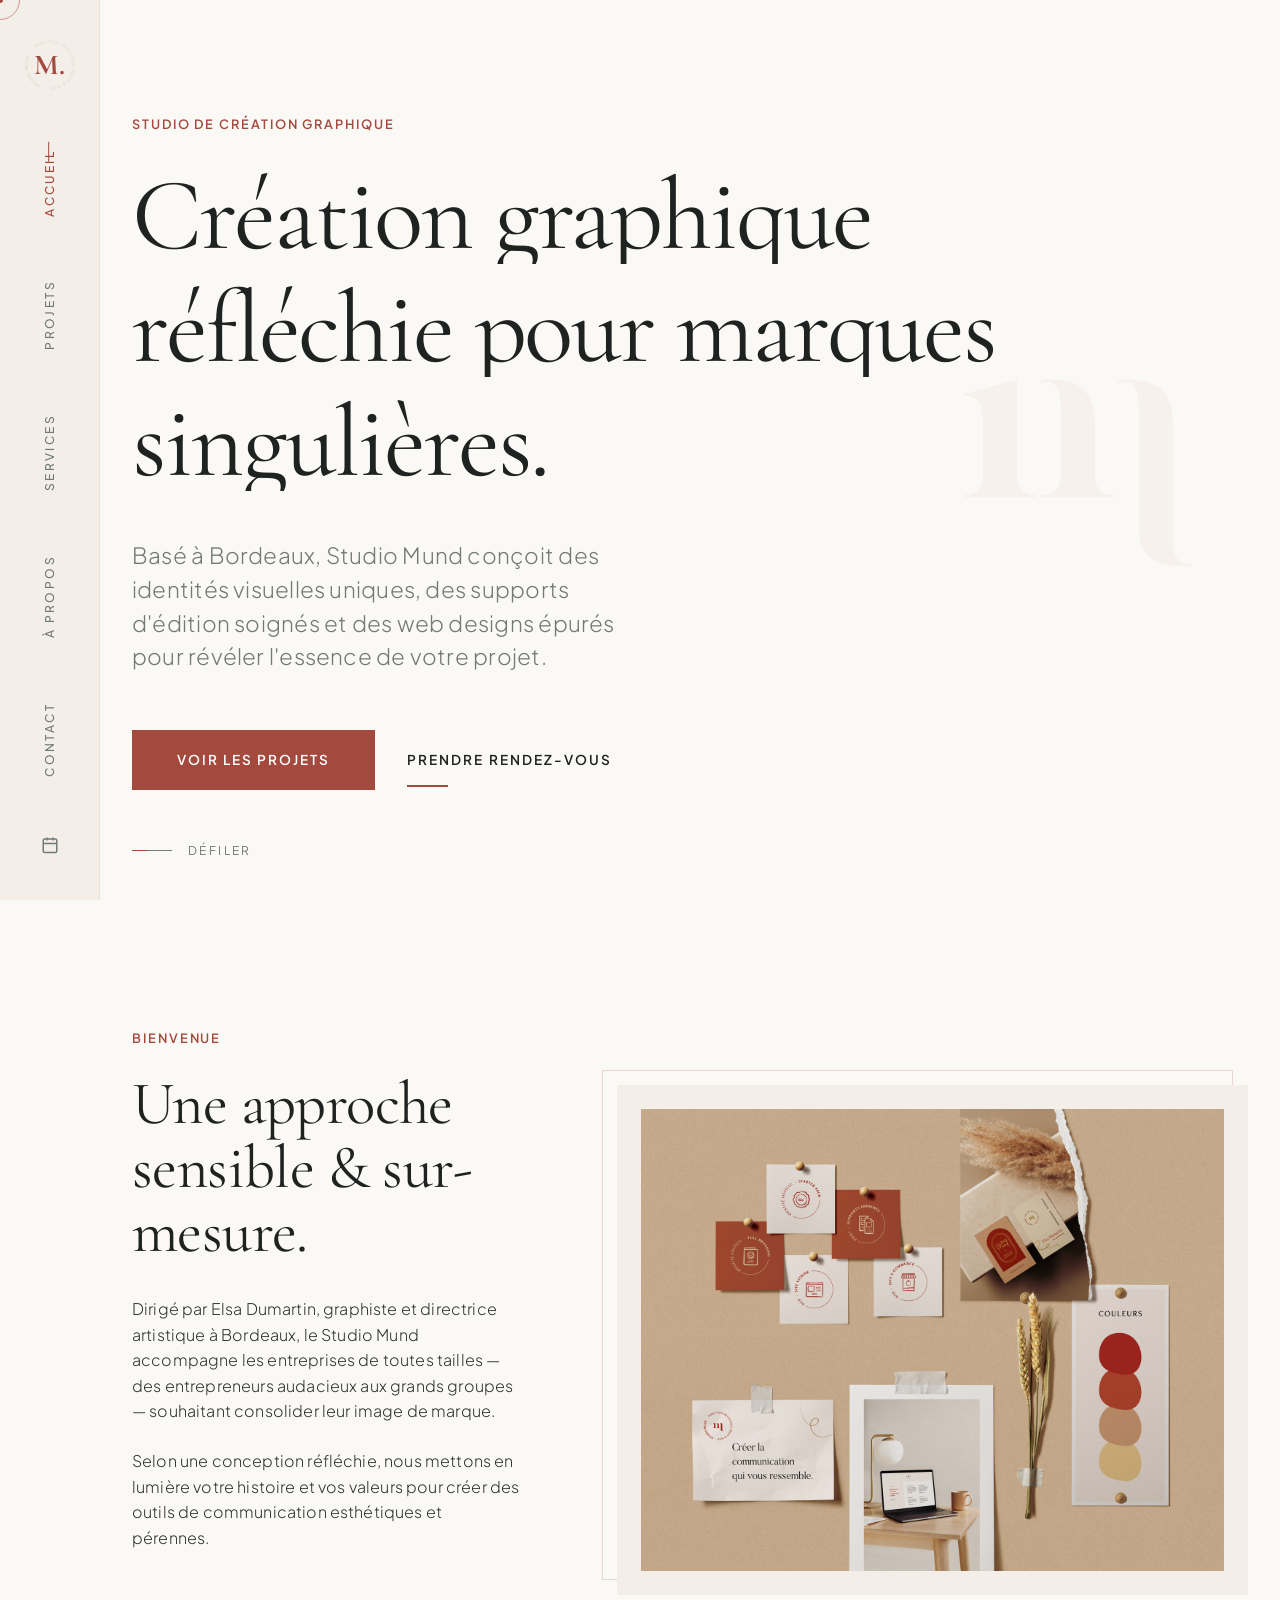
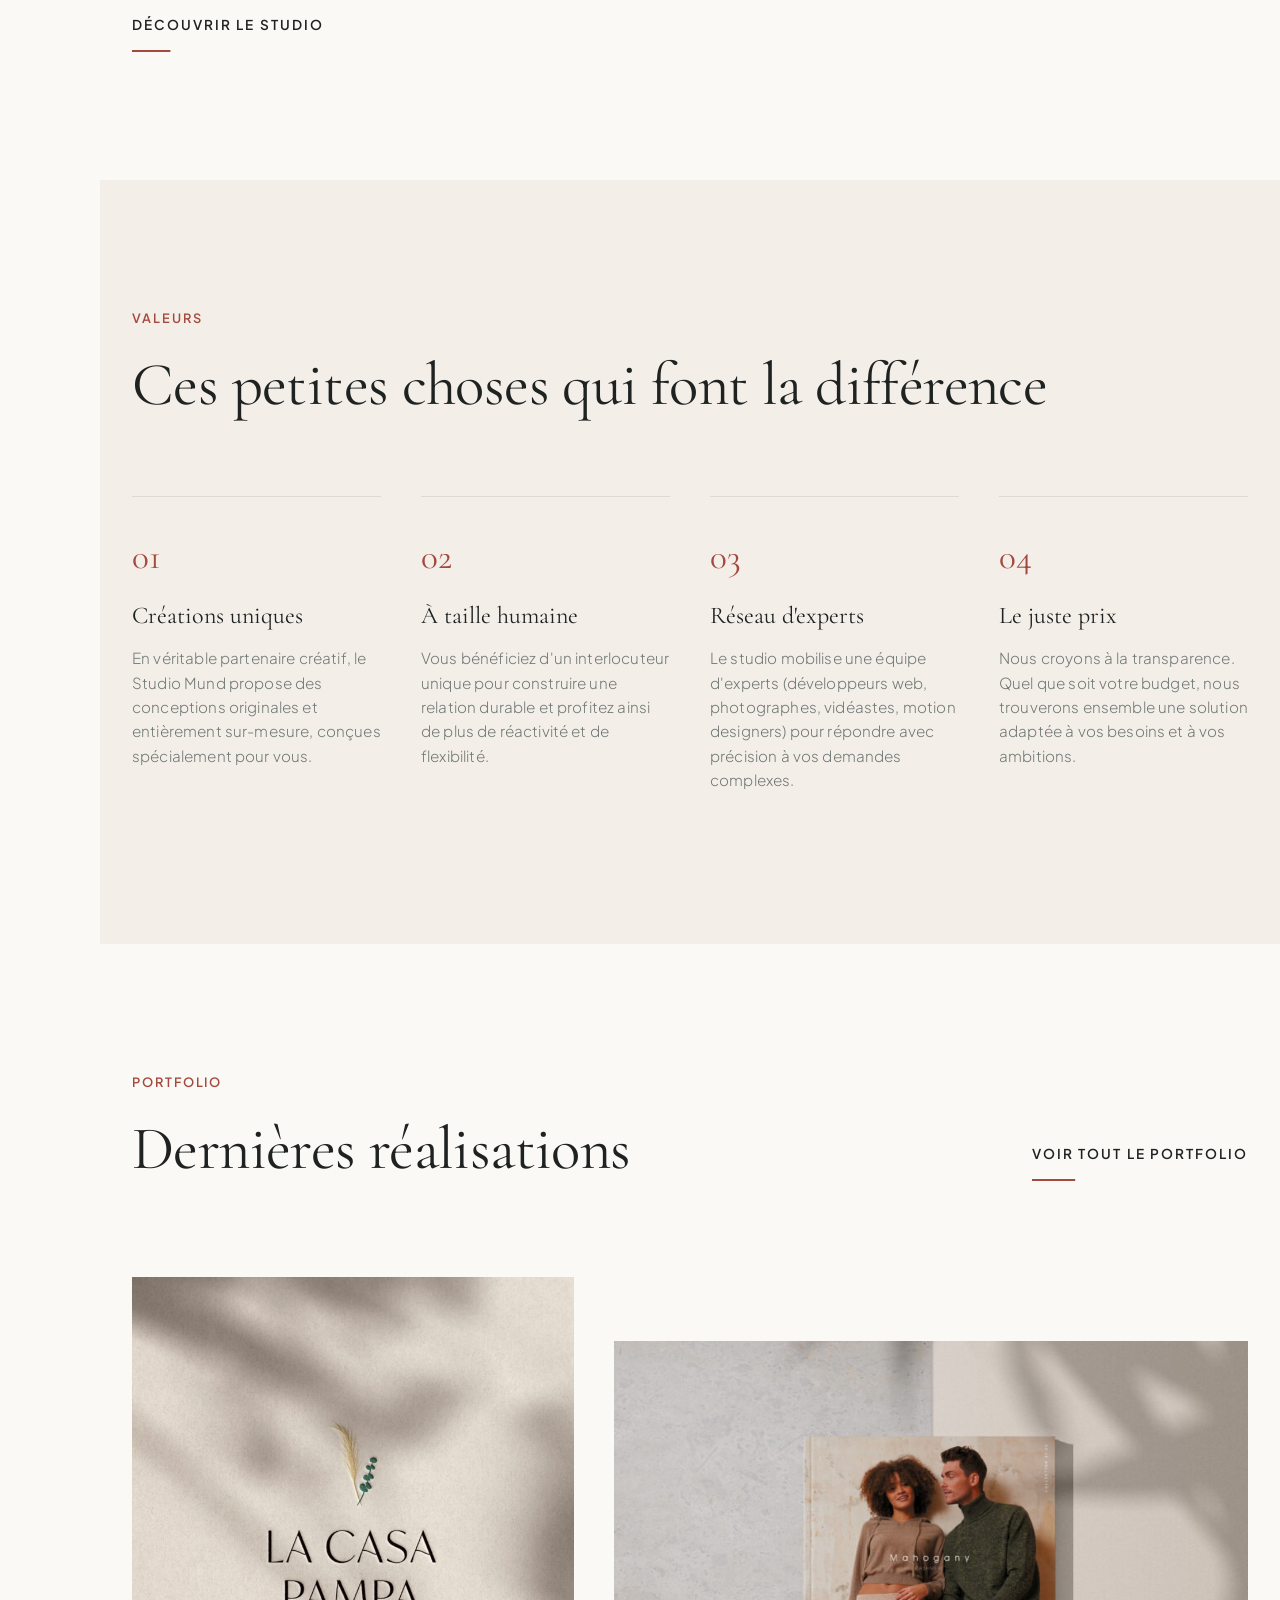
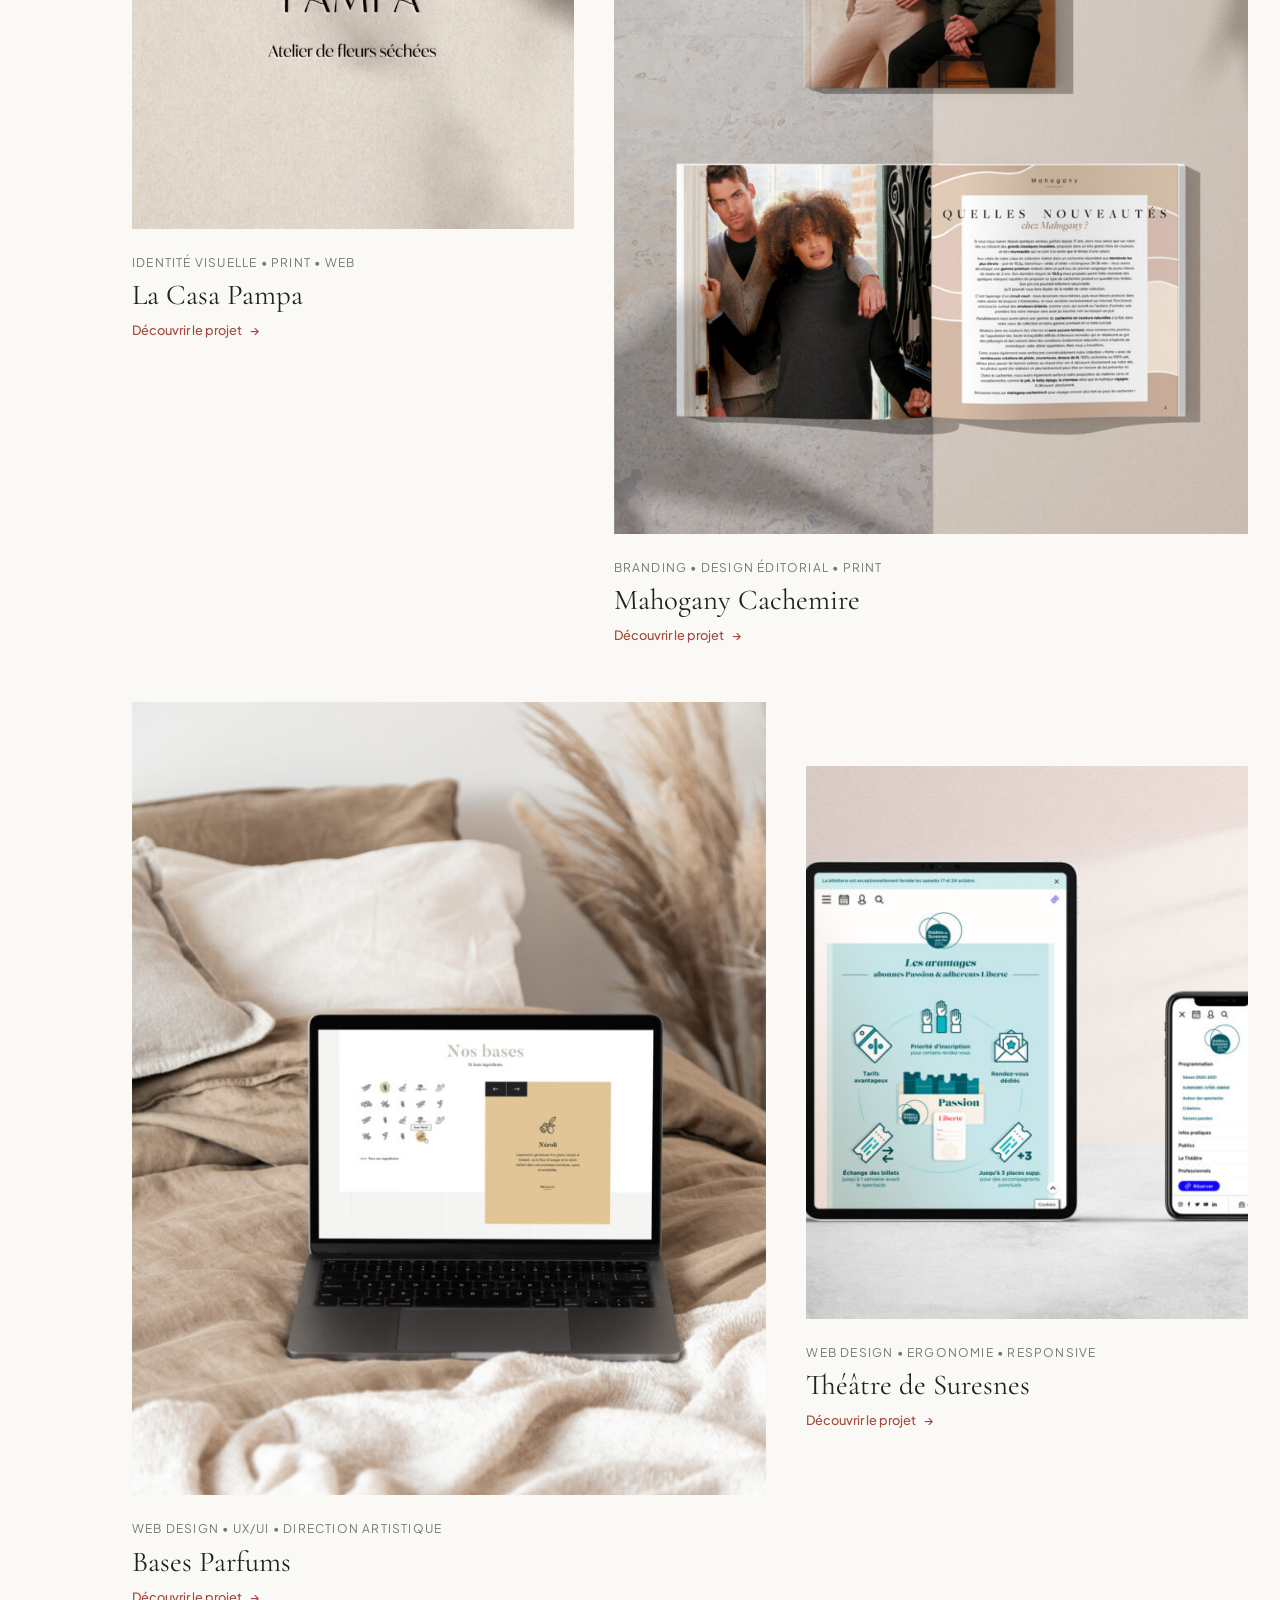
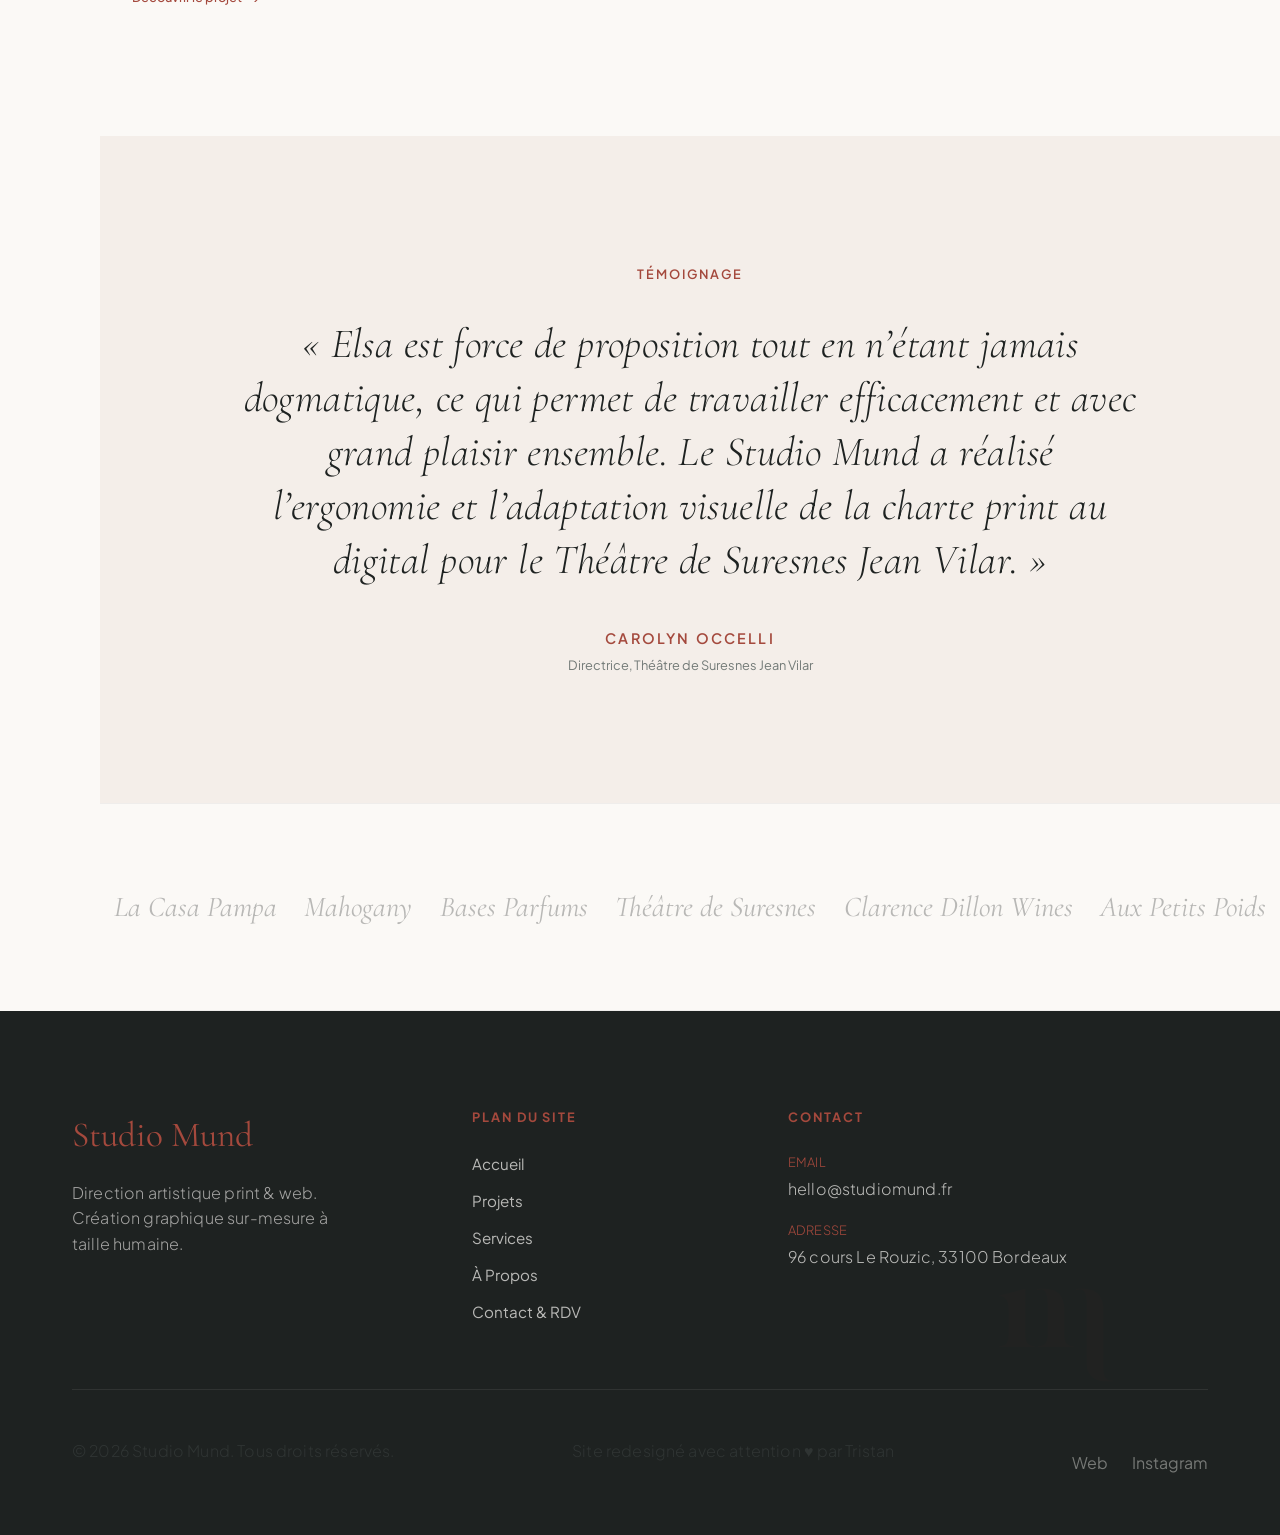
<file: index.html>
<!DOCTYPE html>
<html lang="fr">
<head>
  <meta charset="UTF-8">
  <meta name="viewport" content="width=device-width, initial-scale=1.0">
  <meta http-equiv="X-UA-Compatible" content="ie=edge">
  
  <title>Studio Mund | Graphiste Bordeaux & Directrice Artistique Print & Web</title>
  <meta name="description" content="Studio de création graphique à Bordeaux fondé par Elsa Dumartin. Identité visuelle, création de logo, supports print, édition, et web design sur-mesure.">
  <meta name="keywords" content="graphiste bordeaux, direction artistique, identité visuelle, logo bordeaux, print, web design, elsa dumartin, studio mund">
  
  <!-- Open Graph -->
  <meta property="og:title" content="Studio Mund | Graphiste Bordeaux & DA Print/Web">
  <meta property="og:description" content="Création d'identités visuelles fortes, de supports print haut de gamme et de web design intuitif.">
  <meta property="og:image" content="assets/MUND-mockup-moodboard-home.jpg">
  <meta property="og:url" content="https://studiomund.fr">
  <link rel="canonical" href="https://studiomund.fr">
  
  <!-- Favicons -->
  <link rel="icon" type="image/png" href="assets/favicon-32x32.png">
  
  <!-- Stylesheets -->
  <link rel="stylesheet" href="style.css">
  
  <!-- Schema.org JSON-LD -->
  <script type="application/ld+json">
  {
    "@context": "https://schema.org",
    "@type": "LocalBusiness",
    "name": "Studio Mund",
    "image": "assets/MUND-mockup-moodboard-home.jpg",
    "description": "Studio de création graphique à Bordeaux dirigé par Elsa Dumartin. Identité visuelle, print et web design.",
    "telephone": "",
    "address": {
      "@type": "PostalAddress",
      "streetAddress": "96 cours Le Rouzic",
      "addressLocality": "Bordeaux",
      "postalCode": "33100",
      "addressCountry": "FR"
    },
    "url": "https://studiomund.fr"
  }
  </script>
</head>
<body>

  <!-- Custom Cursor -->
  <div class="custom-cursor custom-cursor--inner"></div>
  <div class="custom-cursor custom-cursor--outer"></div>

  <!-- Page Loader -->
  <div class="page-loader">
    <div class="loader-watermark-container">
      <img src="assets/StudioMund-watermark1-rouge_0f592fff.svg" alt="Watermark 1">
      <img src="assets/StudioMund-watermark2-rouge_172413af.svg" alt="Watermark 2">
    </div>
  </div>

  <!-- Desktop Navigation Sidebar -->
  <aside class="nav-sidebar">
    <div class="nav-brand">
      <img src="assets/StudioMund-watermark1-rouge_0f592fff.svg" alt="Studio Mund" class="nav-brand-watermark">
      <a href="index.html" class="nav-brand-text">M.</a>
    </div>
    
    <nav class="nav-links-vertical">
      <a href="index.html" class="nav-link-item active">Accueil</a>
      <a href="projets.html" class="nav-link-item">Projets</a>
      <a href="services.html" class="nav-link-item">Services</a>
      <a href="agence.html" class="nav-link-item">À Propos</a>
      <a href="contact.html" class="nav-link-item">Contact</a>
    </nav>
    
    <div class="nav-footer-socials">
      <a href="contact.html" title="Prendre Rendez-vous" class="clickable"><svg width="18" height="18" viewBox="0 0 24 24" fill="none" stroke="currentColor" stroke-width="2"><rect x="3" y="4" width="18" height="18" rx="2" ry="2"></rect><line x1="16" y1="2" x2="16" y2="6"></line><line x1="8" y1="2" x2="8" y2="6"></line><line x1="3" y1="10" x2="21" y2="10"></line></svg></a>
    </div>
  </aside>

  <!-- Mobile Navigation Header -->
  <header class="mobile-header">
    <a href="index.html" class="mobile-brand">Studio Mund</a>
    <button class="hamburger" aria-label="Menu Toggle">
      <span></span>
      <span></span>
      <span></span>
    </button>
  </header>

  <!-- Mobile Navigation Overlay Menu -->
  <div class="mobile-menu-overlay">
    <nav class="mobile-menu-links">
      <a href="index.html" class="active">Accueil</a>
      <a href="projets.html">Projets</a>
      <a href="services.html">Services</a>
      <a href="agence.html">À Propos</a>
      <a href="contact.html">Contact</a>
      <a href="contact.html" class="cta-nav-mobile">Prendre RDV</a>
    </nav>
  </div>

  <!-- Main Content Space -->
  <main>
    
    <!-- Hero Section -->
    <section class="hero-sec">
      <img src="assets/StudioMund-watermark2-rouge_172413af.svg" alt="Watermark decor" class="hero-watermark">
      <div class="container">
        <div class="hero-content">
          <span class="hero-tag text-uppercase reveal">Studio de Création Graphique</span>
          <h1 class="hero-title split-text-reveal reveal">Création graphique réfléchie pour marques singulières.</h1>
          <p class="lead hero-desc reveal">Basé à Bordeaux, Studio Mund conçoit des identités visuelles uniques, des supports d'édition soignés et des web designs épurés pour révéler l'essence de votre projet.</p>
          <div class="cta-group reveal">
            <a href="projets.html" class="btn-primary">Voir les projets</a>
            <a href="contact.html" class="btn-secondary">Prendre rendez-vous</a>
          </div>
        </div>
      </div>
      <div class="scroll-indicator">
        <div class="scroll-indicator-line"></div>
        <span>Défiler</span>
      </div>
    </section>

    <!-- Intro / Split Section -->
    <section class="section-padding">
      <div class="container">
        <div class="split-section">
          <div class="split-text-col reveal">
            <span class="text-uppercase text-primary" style="display:block; margin-bottom:1.5rem;">Bienvenue</span>
            <h2>Une approche sensible & sur-mesure.</h2>
            <p>Dirigé par Elsa Dumartin, graphiste et directrice artistique à Bordeaux, le Studio Mund accompagne les entreprises de toutes tailles — des entrepreneurs audacieux aux grands groupes — souhaitant consolider leur image de marque.</p>
            <p>Selon une conception réfléchie, nous mettons en lumière votre histoire et vos valeurs pour créer des outils de communication esthétiques et pérennes.</p>
            <a href="agence.html" class="btn-secondary" style="margin-top: 1.5rem;">Découvrir le studio</a>
          </div>
          <div class="split-img-col asym-offset reveal scale-up">
            <div class="frame-decor">
              <img src="assets/MUND-mockup-moodboard-home.jpg" alt="Studio Mund Moodboard de création graphique" loading="lazy">
            </div>
          </div>
        </div>
      </div>
    </section>

    <!-- Ce qui nous différencie Section -->
    <section class="section-padding" style="background-color: var(--color-bg-sand);">
      <div class="container">
        <span class="text-uppercase text-primary" style="display:block; margin-bottom:1.5rem;">Valeurs</span>
        <h2 style="margin-bottom: 5rem;">Ces petites choses qui font la différence</h2>
        
        <div class="feature-list stagger-parent">
          <div class="feature-item reveal">
            <span class="feature-num">01</span>
            <h3 class="feature-title">Créations uniques</h3>
            <p class="feature-text">En véritable partenaire créatif, le Studio Mund propose des conceptions originales et entièrement sur-mesure, conçues spécialement pour vous.</p>
          </div>
          <div class="feature-item reveal">
            <span class="feature-num">02</span>
            <h3 class="feature-title">À taille humaine</h3>
            <p class="feature-text">Vous bénéficiez d'un interlocuteur unique pour construire une relation durable et profitez ainsi de plus de réactivité et de flexibilité.</p>
          </div>
          <div class="feature-item reveal">
            <span class="feature-num">03</span>
            <h3 class="feature-title">Réseau d'experts</h3>
            <p class="feature-text">Le studio mobilise une équipe d'experts (développeurs web, photographes, vidéastes, motion designers) pour répondre avec précision à vos demandes complexes.</p>
          </div>
          <div class="feature-item reveal">
            <span class="feature-num">04</span>
            <h3 class="feature-title">Le juste prix</h3>
            <p class="feature-text">Nous croyons à la transparence. Quel que soit votre budget, nous trouverons ensemble une solution adaptée à vos besoins et à vos ambitions.</p>
          </div>
        </div>
      </div>
    </section>

    <!-- Selected Works Section -->
    <section class="section-padding">
      <div class="container">
        <div style="display:flex; justify-content:space-between; align-items:flex-end; margin-bottom: 2rem;">
          <div>
            <span class="text-uppercase text-primary" style="display:block; margin-bottom:1.5rem;">Portfolio</span>
            <h2>Dernières réalisations</h2>
          </div>
          <a href="projets.html" class="btn-secondary" style="margin-bottom: 2rem;">Voir tout le portfolio</a>
        </div>
        
        <div class="portfolio-grid">
          
          <!-- Project 1 (La Casa Pampa) -->
          <div class="portfolio-item col-small reveal">
            <a href="projet-la-casa-pampa.html" class="clickable">
              <div class="portfolio-media">
                <img src="assets/lacasapampa-branding-boheme-logo-768x1024.jpg" alt="La Casa Pampa - Identité visuelle bohème" loading="lazy">
              </div>
              <div class="portfolio-info">
                <div class="portfolio-meta">Identité visuelle • Print • Web</div>
                <h3 class="portfolio-name">La Casa Pampa</h3>
                <span class="portfolio-link-btn">Découvrir le projet <span>→</span></span>
              </div>
            </a>
          </div>

          <!-- Project 2 (Mahogany) -->
          <div class="portfolio-item col-large offset-top reveal">
            <a href="projet-mahogany.html" class="clickable">
              <div class="portfolio-media">
                <img src="assets/Mahogany-lookbook-epure-768x1026.jpg" alt="Mahogany Lookbook cachemire" loading="lazy">
              </div>
              <div class="portfolio-info">
                <div class="portfolio-meta">Branding • Design Éditorial • Print</div>
                <h3 class="portfolio-name">Mahogany Cachemire</h3>
                <span class="portfolio-link-btn">Découvrir le projet <span>→</span></span>
              </div>
            </a>
          </div>

          <!-- Project 3 (Bases Parfums) -->
          <div class="portfolio-item col-large reveal">
            <a href="projet-bases.html" class="clickable">
              <div class="portfolio-media">
                <img src="assets/Bases-site-web-haut-de-gamme-768x1024.jpg" alt="Bases - Web design parfums sur-mesure" loading="lazy">
              </div>
              <div class="portfolio-info">
                <div class="portfolio-meta">Web Design • UX/UI • Direction Artistique</div>
                <h3 class="portfolio-name">Bases Parfums</h3>
                <span class="portfolio-link-btn">Découvrir le projet <span>→</span></span>
              </div>
            </a>
          </div>

          <!-- Project 4 (Théâtre de Suresnes) -->
          <div class="portfolio-item col-small offset-top reveal">
            <a href="projet-theatre-suresnes.html" class="clickable">
              <div class="portfolio-media">
                <img src="assets/theatre-suresnes-web-design-responsive-768x576.jpg" alt="Théâtre de Suresnes Jean Vilar - Site responsive" loading="lazy">
              </div>
              <div class="portfolio-info">
                <div class="portfolio-meta">Web Design • Ergonomie • Responsive</div>
                <h3 class="portfolio-name">Théâtre de Suresnes</h3>
                <span class="portfolio-link-btn">Découvrir le projet <span>→</span></span>
              </div>
            </a>
          </div>

        </div>
      </div>
    </section>

    <!-- Testimonials Section -->
    <section class="section-padding testimonial-sec">
      <div class="container reveal">
        <div class="testimonial-wrapper">
          <span class="text-uppercase text-primary" style="display:block; margin-bottom:2rem;">Témoignage</span>
          <p class="testimonial-quote">« Elsa est force de proposition tout en n’étant jamais dogmatique, ce qui permet de travailler efficacement et avec grand plaisir ensemble. Le Studio Mund a réalisé l’ergonomie et l’adaptation visuelle de la charte print au digital pour le Théâtre de Suresnes Jean Vilar. »</p>
          <div class="testimonial-author">Carolyn Occelli</div>
          <div class="testimonial-role">Directrice, Théâtre de Suresnes Jean Vilar</div>
        </div>
      </div>
    </section>

    <!-- Clients / Brands Ticker -->
    <section class="brands-sec">
      <div class="brands-ticker">
        <div class="brands-ticker-inner">
          <span class="brand-logo-item">La Casa Pampa</span>
          <span class="brand-logo-item">Mahogany</span>
          <span class="brand-logo-item">Bases Parfums</span>
          <span class="brand-logo-item">Théâtre de Suresnes</span>
          <span class="brand-logo-item">Clarence Dillon Wines</span>
          <span class="brand-logo-item">Aux Petits Poids</span>
        </div>
        <div class="brands-ticker-inner">
          <span class="brand-logo-item">La Casa Pampa</span>
          <span class="brand-logo-item">Mahogany</span>
          <span class="brand-logo-item">Bases Parfums</span>
          <span class="brand-logo-item">Théâtre de Suresnes</span>
          <span class="brand-logo-item">Clarence Dillon Wines</span>
          <span class="brand-logo-item">Aux Petits Poids</span>
        </div>
      </div>
    </section>

  </main>

  <!-- Shared Footer -->
  <footer class="main-footer">
    <img src="assets/StudioMund-watermark2-rouge_172413af.svg" alt="Watermark logo" class="footer-logo-watermark">
    <div class="container">
      <div class="footer-grid">
        <div class="footer-brand">
          <h4>Studio Mund</h4>
          <p>Direction artistique print & web. Création graphique sur-mesure à taille humaine.</p>
        </div>
        <div class="footer-links">
          <h5>Plan du site</h5>
          <nav class="footer-links-list">
            <a href="index.html">Accueil</a>
            <a href="projets.html">Projets</a>
            <a href="services.html">Services</a>
            <a href="agence.html">À Propos</a>
            <a href="contact.html">Contact & RDV</a>
          </nav>
        </div>
        <div class="footer-contact">
          <h5>Contact</h5>
          <div class="footer-contact-info">
            <p><span>Email</span>hello@studiomund.fr</p>
            <p><span>Adresse</span>96 cours Le Rouzic, 33100 Bordeaux</p>
          </div>
        </div>
      </div>
      
      <div class="footer-bottom">
        <p>&copy; 2026 Studio Mund. Tous droits réservés.</p>
        <p>Site redesigné avec attention ♥ par Tristan</p>
        <div class="footer-socials">
          <a href="https://studiomund.fr" target="_blank" class="clickable">Web</a>
          <a href="https://www.instagram.com/studio_mund/" target="_blank" class="clickable">Instagram</a>
        </div>
      </div>
    </div>
  </footer>

  <!-- Scripts -->
  <script src="script.js"></script>
</body>
</html>
</file>
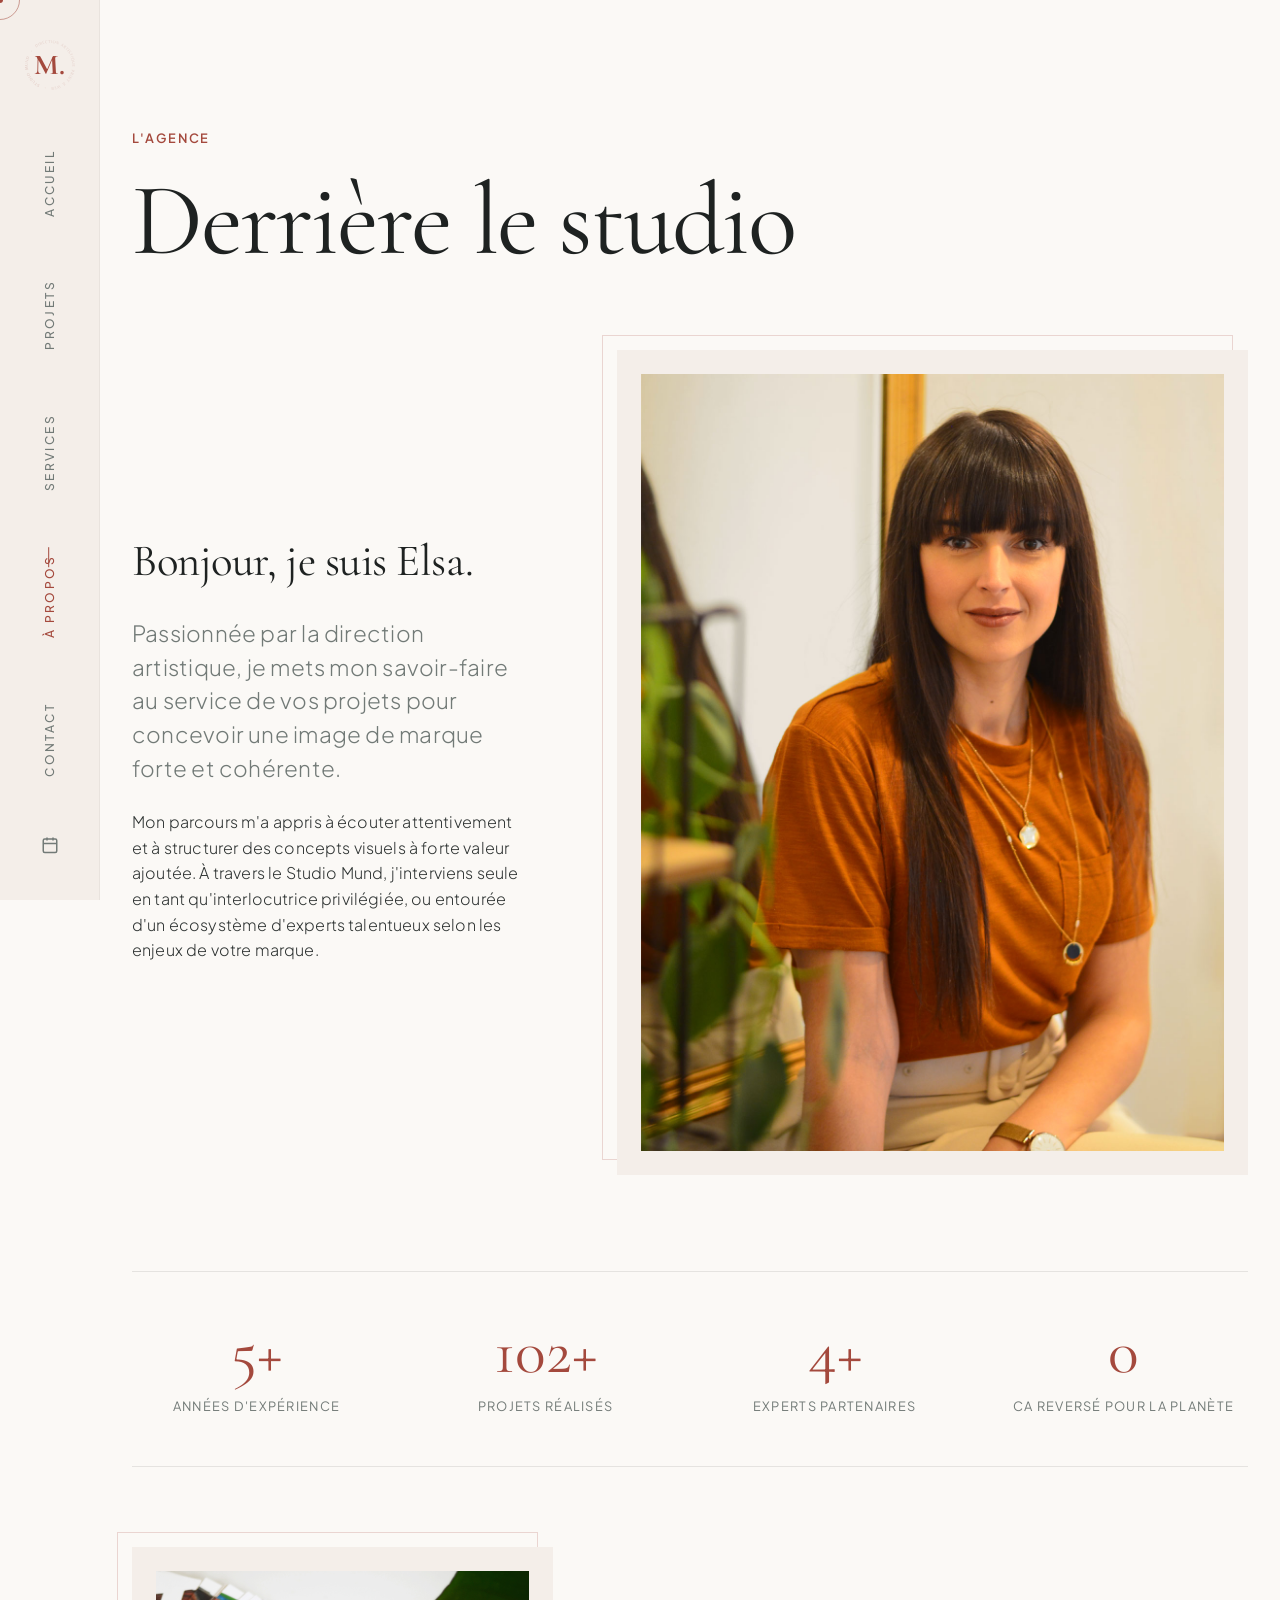
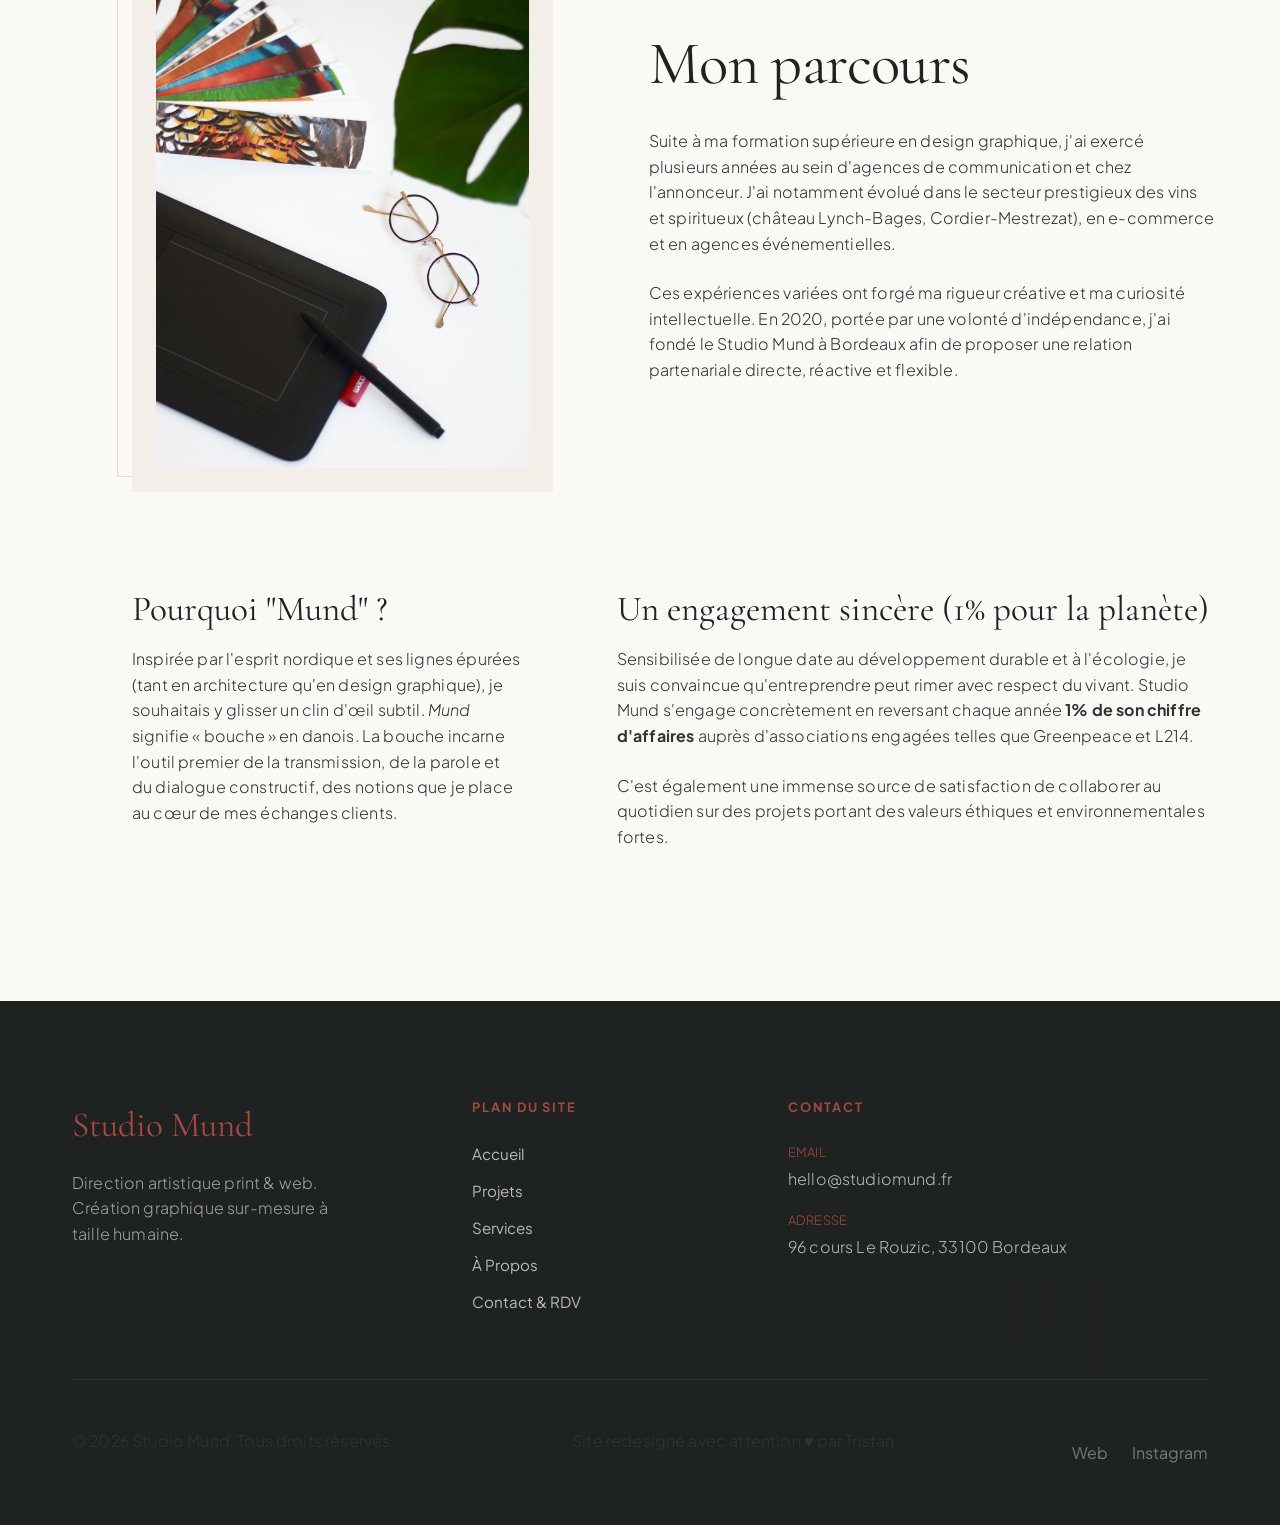
<file: agence.html>
<!DOCTYPE html>
<html lang="fr">
<head>
  <meta charset="UTF-8">
  <meta name="viewport" content="width=device-width, initial-scale=1.0">
  <meta http-equiv="X-UA-Compatible" content="ie=edge">
  
  <title>À Propos d'Elsa Dumartin | Agence | Studio Mund Bordeaux</title>
  <meta name="description" content="Découvrez le parcours d'Elsa Dumartin, directrice artistique et graphiste freelance fondatrice du Studio Mund à Bordeaux. Une vision épurée et engagée.">
  <meta name="keywords" content="elsa dumartin, graphiste freelance bordeaux, directrice artistique bordeaux, studio mund histoire, scandinave graphisme, 1% pour la planète">
  
  <!-- Favicons -->
  <link rel="icon" type="image/png" href="assets/favicon-32x32.png">
  
  <!-- Stylesheets -->
  <link rel="stylesheet" href="style.css">
  
  <style>
    .stats-row {
      display: grid;
      grid-template-columns: repeat(4, 1fr);
      gap: 2.5rem;
      margin: 5rem 0;
      border-top: 1px solid rgba(30, 34, 33, 0.1);
      border-bottom: 1px solid rgba(30, 34, 33, 0.1);
      padding: 3rem 0;
    }
    .stat-card {
      text-align: center;
    }
    .stat-number {
      font-family: var(--font-serif);
      font-size: clamp(2.5rem, 5vw, 4.5rem);
      color: var(--color-primary);
      line-height: 1;
      display: block;
      margin-bottom: 0.5rem;
    }
    .stat-label {
      font-size: 0.8rem;
      text-transform: uppercase;
      letter-spacing: 0.1em;
      color: var(--color-text-muted);
    }
    
    @media (max-width: 768px) {
      .stats-row {
        grid-template-columns: repeat(2, 1fr);
        gap: 2.5rem 1.5rem;
      }
    }
  </style>
</head>
<body>

  <!-- Custom Cursor -->
  <div class="custom-cursor custom-cursor--inner"></div>
  <div class="custom-cursor custom-cursor--outer"></div>

  <!-- Page Loader -->
  <div class="page-loader">
    <div class="loader-watermark-container">
      <img src="assets/StudioMund-watermark1-rouge_0f592fff.svg" alt="Watermark 1">
      <img src="assets/StudioMund-watermark2-rouge_172413af.svg" alt="Watermark 2">
    </div>
  </div>

  <!-- Desktop Navigation Sidebar -->
  <aside class="nav-sidebar">
    <div class="nav-brand">
      <img src="assets/StudioMund-watermark1-rouge_0f592fff.svg" alt="Studio Mund" class="nav-brand-watermark">
      <a href="index.html" class="nav-brand-text">M.</a>
    </div>
    
    <nav class="nav-links-vertical">
      <a href="index.html" class="nav-link-item">Accueil</a>
      <a href="projets.html" class="nav-link-item">Projets</a>
      <a href="services.html" class="nav-link-item">Services</a>
      <a href="agence.html" class="nav-link-item active">À Propos</a>
      <a href="contact.html" class="nav-link-item">Contact</a>
    </nav>
    
    <div class="nav-footer-socials">
      <a href="contact.html" title="Prendre Rendez-vous" class="clickable"><svg width="18" height="18" viewBox="0 0 24 24" fill="none" stroke="currentColor" stroke-width="2"><rect x="3" y="4" width="18" height="18" rx="2" ry="2"></rect><line x1="16" y1="2" x2="16" y2="6"></line><line x1="8" y1="2" x2="8" y2="6"></line><line x1="3" y1="10" x2="21" y2="10"></line></svg></a>
    </div>
  </aside>

  <!-- Mobile Navigation Header -->
  <header class="mobile-header">
    <a href="index.html" class="mobile-brand">Studio Mund</a>
    <button class="hamburger" aria-label="Menu Toggle">
      <span></span>
      <span></span>
      <span></span>
    </button>
  </header>

  <!-- Mobile Navigation Overlay Menu -->
  <div class="mobile-menu-overlay">
    <nav class="mobile-menu-links">
      <a href="index.html">Accueil</a>
      <a href="projets.html">Projets</a>
      <a href="services.html">Services</a>
      <a href="agence.html" class="active">À Propos</a>
      <a href="contact.html">Contact</a>
      <a href="contact.html" class="cta-nav-mobile">Prendre RDV</a>
    </nav>
  </div>

  <!-- Main Content Space -->
  <main>
    
    <!-- About Header & Biography intro -->
    <section class="section-padding">
      <div class="container">
        
        <header style="margin-bottom: 5rem;" class="reveal">
          <span class="text-uppercase text-primary" style="display:block; margin-bottom:1.5rem;">L'agence</span>
          <h1>Derrière le studio</h1>
        </header>

        <div class="split-section" style="margin-bottom: 6rem;">
          <div class="split-text-col reveal">
            <h2 style="font-size:2.8rem;">Bonjour, je suis Elsa.</h2>
            <p class="lead" style="margin-top: 1.5rem;">Passionnée par la direction artistique, je mets mon savoir-faire au service de vos projets pour concevoir une image de marque forte et cohérente.</p>
            <p>Mon parcours m'a appris à écouter attentivement et à structurer des concepts visuels à forte valeur ajoutée. À travers le Studio Mund, j'interviens seule en tant qu'interlocutrice privilégiée, ou entourée d'un écosystème d'experts talentueux selon les enjeux de votre marque.</p>
          </div>
          <div class="split-img-col reveal scale-up">
            <div class="frame-decor">
              <img src="assets/Elsa-Dumartin-Graphiste-Studio-Mund.jpg" alt="Elsa Dumartin, directrice artistique et graphiste Studio Mund" loading="lazy">
            </div>
          </div>
        </div>

        <!-- Count-up Stats Dashboard -->
        <div class="stats-row reveal stagger-parent">
          <div class="stat-card">
            <span class="stat-number reveal" data-target="10" data-suffix="+">0</span>
            <span class="stat-label">Années d'expérience</span>
          </div>
          <div class="stat-card">
            <span class="stat-number reveal" data-target="120" data-suffix="+">0</span>
            <span class="stat-label">Projets réalisés</span>
          </div>
          <div class="stat-card">
            <span class="stat-number reveal" data-target="8" data-suffix="+">0</span>
            <span class="stat-label">Experts partenaires</span>
          </div>
          <div class="stat-card">
            <span class="stat-number reveal" data-target="1" data-suffix="%">0</span>
            <span class="stat-label">CA reversé pour la planète</span>
          </div>
        </div>

        <!-- Biography Story Split -->
        <div class="split-section" style="margin-bottom: 6rem;">
          <div class="split-img-col reveal scale-up">
            <div class="frame-decor">
              <img src="assets/photo-ambiance.jpg" alt="Studio Mund espace de création et d'ambiance" loading="lazy">
            </div>
          </div>
          <div class="split-text-col reveal" style="padding-left: 2rem;">
            <h2>Mon parcours</h2>
            <p>Suite à ma formation supérieure en design graphique, j'ai exercé plusieurs années au sein d'agences de communication et chez l'annonceur. J'ai notamment évolué dans le secteur prestigieux des vins et spiritueux (château Lynch-Bages, Cordier-Mestrezat), en e-commerce et en agences événementielles.</p>
            <p>Ces expériences variées ont forgé ma rigueur créative et ma curiosité intellectuelle. En 2020, portée par une volonté d'indépendance, j'ai fondé le Studio Mund à Bordeaux afin de proposer une relation partenariale directe, réactive et flexible.</p>
          </div>
        </div>

        <!-- Scandinavian Inspiration & Environmental commitment -->
        <div class="split-section" style="align-items: start;">
          <div class="split-text-col reveal">
            <h3>Pourquoi "Mund" ?</h3>
            <p>Inspirée par l'esprit nordique et ses lignes épurées (tant en architecture qu'en design graphique), je souhaitais y glisser un clin d'œil subtil. <em>Mund</em> signifie « bouche » en danois. La bouche incarne l'outil premier de la transmission, de la parole et du dialogue constructif, des notions que je place au cœur de mes échanges clients.</p>
          </div>
          
          <div class="split-text-col reveal">
            <h3>Un engagement sincère (1% pour la planète)</h3>
            <p>Sensibilisée de longue date au développement durable et à l'écologie, je suis convaincue qu'entreprendre peut rimer avec respect du vivant. Studio Mund s'engage concrètement en reversant chaque année <strong>1% de son chiffre d'affaires</strong> auprès d'associations engagées telles que Greenpeace et L214.</p>
            <p>C'est également une immense source de satisfaction de collaborer au quotidien sur des projets portant des valeurs éthiques et environnementales fortes.</p>
          </div>
        </div>

      </div>
    </section>

  </main>

  <!-- Shared Footer -->
  <footer class="main-footer">
    <img src="assets/StudioMund-watermark2-rouge_172413af.svg" alt="Watermark logo" class="footer-logo-watermark">
    <div class="container">
      <div class="footer-grid">
        <div class="footer-brand">
          <h4>Studio Mund</h4>
          <p>Direction artistique print & web. Création graphique sur-mesure à taille humaine.</p>
        </div>
        <div class="footer-links">
          <h5>Plan du site</h5>
          <nav class="footer-links-list">
            <a href="index.html">Accueil</a>
            <a href="projets.html">Projets</a>
            <a href="services.html">Services</a>
            <a href="agence.html">À Propos</a>
            <a href="contact.html">Contact & RDV</a>
          </nav>
        </div>
        <div class="footer-contact">
          <h5>Contact</h5>
          <div class="footer-contact-info">
            <p><span>Email</span>hello@studiomund.fr</p>
            <p><span>Adresse</span>96 cours Le Rouzic, 33100 Bordeaux</p>
          </div>
        </div>
      </div>
      
      <div class="footer-bottom">
        <p>&copy; 2026 Studio Mund. Tous droits réservés.</p>
        <p>Site redesigné avec attention ♥ par Tristan</p>
        <div class="footer-socials">
          <a href="https://studiomund.fr" target="_blank" class="clickable">Web</a>
          <a href="https://www.instagram.com/studio_mund/" target="_blank" class="clickable">Instagram</a>
        </div>
      </div>
    </div>
  </footer>

  <!-- Scripts -->
  <script src="script.js"></script>
</body>
</html>
</file>
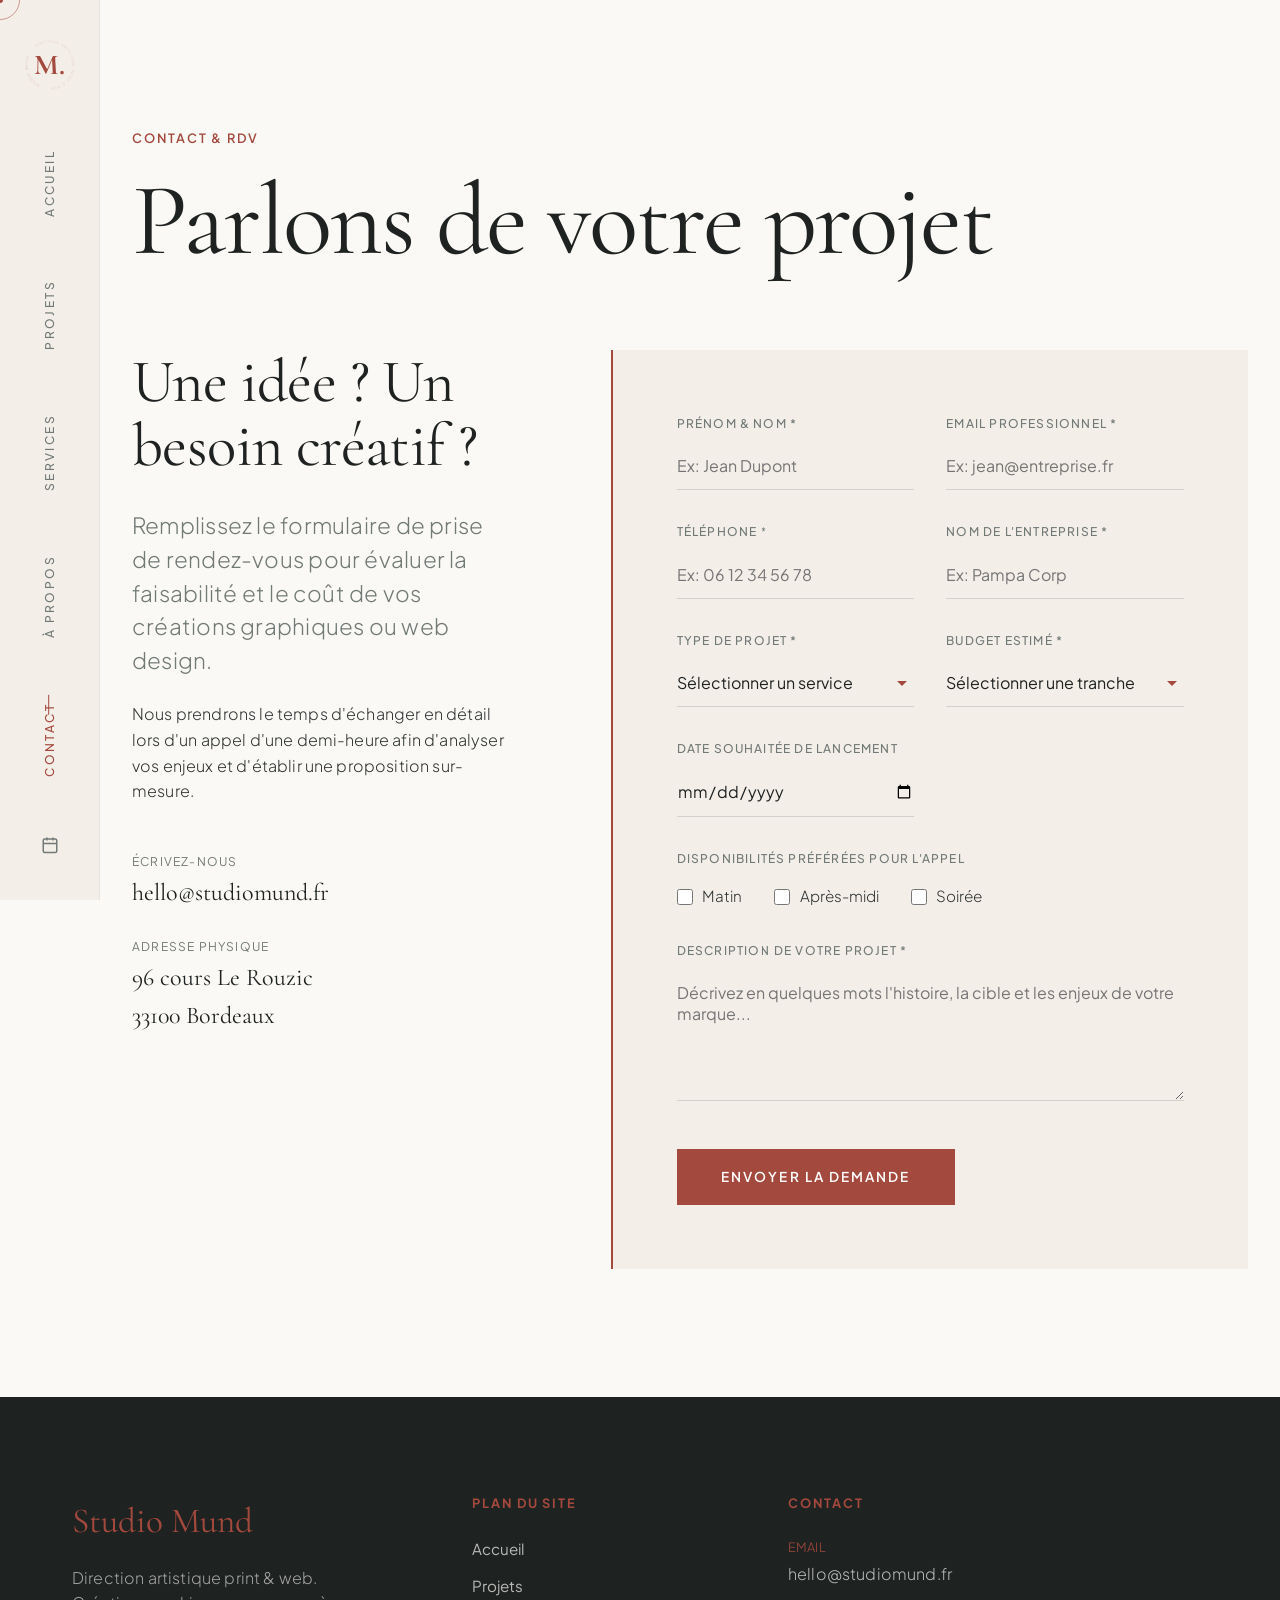
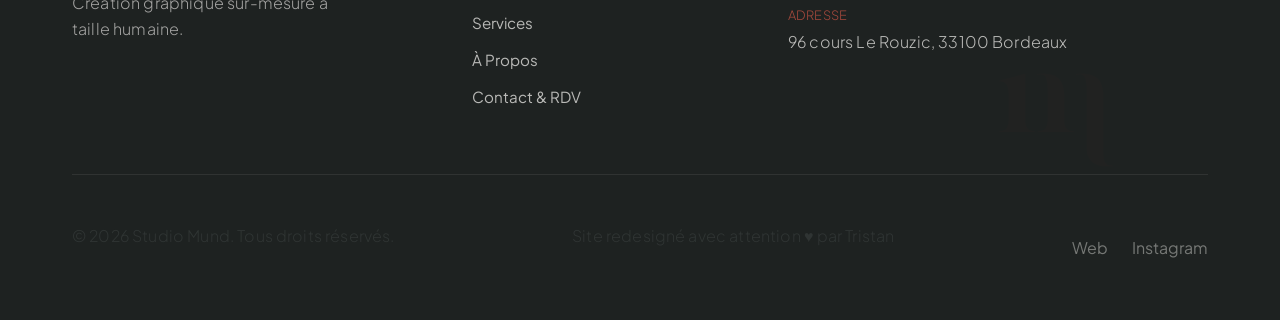
<file: contact.html>
<!DOCTYPE html>
<html lang="fr">
<head>
  <meta charset="UTF-8">
  <meta name="viewport" content="width=device-width, initial-scale=1.0">
  <meta http-equiv="X-UA-Compatible" content="ie=edge">
  
  <title>Prendre Rendez-vous | Contact | Studio Mund Bordeaux</title>
  <meta name="description" content="Planifiez un rendez-vous ou demandez un devis personnalisé au Studio Mund. Formulaire complet d'estimation de budget et de type de projet.">
  <meta name="keywords" content="contact studio mund, devis graphiste bordeaux, réserver rendez-vous graphiste, elsa dumartin contact, hello@studiomund.fr">
  
  <!-- Favicons -->
  <link rel="icon" type="image/png" href="assets/favicon-32x32.png">
  
  <!-- Stylesheets -->
  <link rel="stylesheet" href="style.css">
</head>
<body>

  <!-- Custom Cursor -->
  <div class="custom-cursor custom-cursor--inner"></div>
  <div class="custom-cursor custom-cursor--outer"></div>

  <!-- Page Loader -->
  <div class="page-loader">
    <div class="loader-watermark-container">
      <img src="assets/StudioMund-watermark1-rouge_0f592fff.svg" alt="Watermark 1">
      <img src="assets/StudioMund-watermark2-rouge_172413af.svg" alt="Watermark 2">
    </div>
  </div>

  <!-- Desktop Navigation Sidebar -->
  <aside class="nav-sidebar">
    <div class="nav-brand">
      <img src="assets/StudioMund-watermark1-rouge_0f592fff.svg" alt="Studio Mund" class="nav-brand-watermark">
      <a href="index.html" class="nav-brand-text">M.</a>
    </div>
    
    <nav class="nav-links-vertical">
      <a href="index.html" class="nav-link-item">Accueil</a>
      <a href="projets.html" class="nav-link-item">Projets</a>
      <a href="services.html" class="nav-link-item">Services</a>
      <a href="agence.html" class="nav-link-item">À Propos</a>
      <a href="contact.html" class="nav-link-item active">Contact</a>
    </nav>
    
    <div class="nav-footer-socials">
      <a href="contact.html" title="Prendre Rendez-vous" class="clickable"><svg width="18" height="18" viewBox="0 0 24 24" fill="none" stroke="currentColor" stroke-width="2"><rect x="3" y="4" width="18" height="18" rx="2" ry="2"></rect><line x1="16" y1="2" x2="16" y2="6"></line><line x1="8" y1="2" x2="8" y2="6"></line><line x1="3" y1="10" x2="21" y2="10"></line></svg></a>
    </div>
  </aside>

  <!-- Mobile Navigation Header -->
  <header class="mobile-header">
    <a href="index.html" class="mobile-brand">Studio Mund</a>
    <button class="hamburger" aria-label="Menu Toggle">
      <span></span>
      <span></span>
      <span></span>
    </button>
  </header>

  <!-- Mobile Navigation Overlay Menu -->
  <div class="mobile-menu-overlay">
    <nav class="mobile-menu-links">
      <a href="index.html">Accueil</a>
      <a href="projets.html">Projets</a>
      <a href="services.html">Services</a>
      <a href="agence.html">À Propos</a>
      <a href="contact.html" class="active">Contact</a>
      <a href="contact.html" class="cta-nav-mobile">Prendre RDV</a>
    </nav>
  </div>

  <!-- Main Content Space -->
  <main>
    
    <!-- Contact & Booking Section -->
    <section class="section-padding">
      <div class="container">
        
        <header style="margin-bottom: 5rem;" class="reveal">
          <span class="text-uppercase text-primary" style="display:block; margin-bottom:1.5rem;">Contact & RDV</span>
          <h1>Parlons de votre projet</h1>
        </header>

        <div class="booking-section">
          
          <!-- Contact Details Column -->
          <div class="booking-info-col reveal">
            <h2>Une idée ? Un besoin créatif ?</h2>
            <p class="lead">Remplissez le formulaire de prise de rendez-vous pour évaluer la faisabilité et le coût de vos créations graphiques ou web design.</p>
            <p>Nous prendrons le temps d'échanger en détail lors d'un appel d'une demi-heure afin d'analyser vos enjeux et d'établir une proposition sur-mesure.</p>
            
            <div class="booking-contact-details">
              <div class="booking-contact-item">
                <span class="label">Écrivez-nous</span>
                <span class="val">hello@studiomund.fr</span>
              </div>
              <div class="booking-contact-item">
                <span class="label">Adresse physique</span>
                <span class="val">96 cours Le Rouzic<br>33100 Bordeaux</span>
              </div>
            </div>
          </div>
          
          <!-- Form Booking Column -->
          <div class="booking-form-col reveal">
            
            <form id="bookingForm" class="booking-form">
              
              <div class="form-row">
                <div class="form-group">
                  <label for="fullName">Prénom & Nom *</label>
                  <input type="text" id="fullName" required placeholder="Ex: Jean Dupont">
                </div>
                <div class="form-group">
                  <label for="companyEmail">Email professionnel *</label>
                  <input type="email" id="companyEmail" required placeholder="Ex: jean@entreprise.fr">
                </div>
              </div>

              <div class="form-row">
                <div class="form-group">
                  <label for="phone">Téléphone *</label>
                  <input type="tel" id="phone" required placeholder="Ex: 06 12 34 56 78">
                </div>
                <div class="form-group">
                  <label for="companyName">Nom de l'entreprise *</label>
                  <input type="text" id="companyName" required placeholder="Ex: Pampa Corp">
                </div>
              </div>

              <div class="form-row">
                <div class="form-group">
                  <label for="projectType">Type de projet *</label>
                  <select id="projectType" required>
                    <option value="" disabled selected>Sélectionner un service</option>
                    <option value="identity">Identité visuelle / Branding</option>
                    <option value="web">Design de site web (Vitrine / E-commerce)</option>
                    <option value="print">Support Imprimé (Lookbook, Catalogue)</option>
                    <option value="motion">Motion Design</option>
                    <option value="other">Autre demande créative</option>
                  </select>
                </div>
                <div class="form-group">
                  <label for="projectBudget">Budget estimé *</label>
                  <select id="projectBudget" required>
                    <option value="" disabled selected>Sélectionner une tranche</option>
                    <option value="low">Moins de 1 000 €</option>
                    <option value="mid">Entre 1 000 et 5 000 €</option>
                    <option value="high">Entre 5 000 et 15 000 €</option>
                    <option value="premium">Plus de 15 000 €</option>
                  </select>
                </div>
              </div>

              <div class="form-row">
                <div class="form-group">
                  <label for="targetDate">Date souhaitée de lancement</label>
                  <input type="date" id="targetDate">
                </div>
              </div>

              <div class="availability-group">
                <span class="availability-title">Disponibilités préférées pour l'appel</span>
                <div class="availability-options">
                  <label class="checkbox-label">
                    <input type="checkbox" name="availTime" value="morning"> Matin
                  </label>
                  <label class="checkbox-label">
                    <input type="checkbox" name="availTime" value="afternoon"> Après-midi
                  </label>
                  <label class="checkbox-label">
                    <input type="checkbox" name="availTime" value="evening"> Soirée
                  </label>
                </div>
              </div>

              <div class="form-group full-width" style="margin-bottom: 3rem;">
                <label for="projectDesc">Description de votre projet *</label>
                <textarea id="projectDesc" rows="5" required placeholder="Décrivez en quelques mots l'histoire, la cible et les enjeux de votre marque..."></textarea>
              </div>

              <button type="submit" class="btn-primary">Envoyer la demande</button>
              
            </form>

            <!-- Success Screen -->
            <div id="bookingSuccess" class="booking-success-message">
              <h3>Merci beaucoup !</h3>
              <p class="lead">Votre demande de rendez-vous a bien été transmise à Elsa.</p>
              <p>Nous étudions vos éléments et vous recontactons sous 48 heures pour fixer le premier entretien créatif.</p>
              <a href="index.html" class="btn-secondary" style="margin-top: 2rem;">Retour à l'accueil</a>
            </div>

          </div>
          
        </div>
      </div>
    </section>

  </main>

  <!-- Shared Footer -->
  <footer class="main-footer">
    <img src="assets/StudioMund-watermark2-rouge_172413af.svg" alt="Watermark logo" class="footer-logo-watermark">
    <div class="container">
      <div class="footer-grid">
        <div class="footer-brand">
          <h4>Studio Mund</h4>
          <p>Direction artistique print & web. Création graphique sur-mesure à taille humaine.</p>
        </div>
        <div class="footer-links">
          <h5>Plan du site</h5>
          <nav class="footer-links-list">
            <a href="index.html">Accueil</a>
            <a href="projets.html">Projets</a>
            <a href="services.html">Services</a>
            <a href="agence.html">À Propos</a>
            <a href="contact.html">Contact & RDV</a>
          </nav>
        </div>
        <div class="footer-contact">
          <h5>Contact</h5>
          <div class="footer-contact-info">
            <p><span>Email</span>hello@studiomund.fr</p>
            <p><span>Adresse</span>96 cours Le Rouzic, 33100 Bordeaux</p>
          </div>
        </div>
      </div>
      
      <div class="footer-bottom">
        <p>&copy; 2026 Studio Mund. Tous droits réservés.</p>
        <p>Site redesigné avec attention ♥ par Tristan</p>
        <div class="footer-socials">
          <a href="https://studiomund.fr" target="_blank" class="clickable">Web</a>
          <a href="https://www.instagram.com/studio_mund/" target="_blank" class="clickable">Instagram</a>
        </div>
      </div>
    </div>
  </footer>

  <!-- Scripts -->
  <script src="script.js"></script>
</body>
</html>
</file>
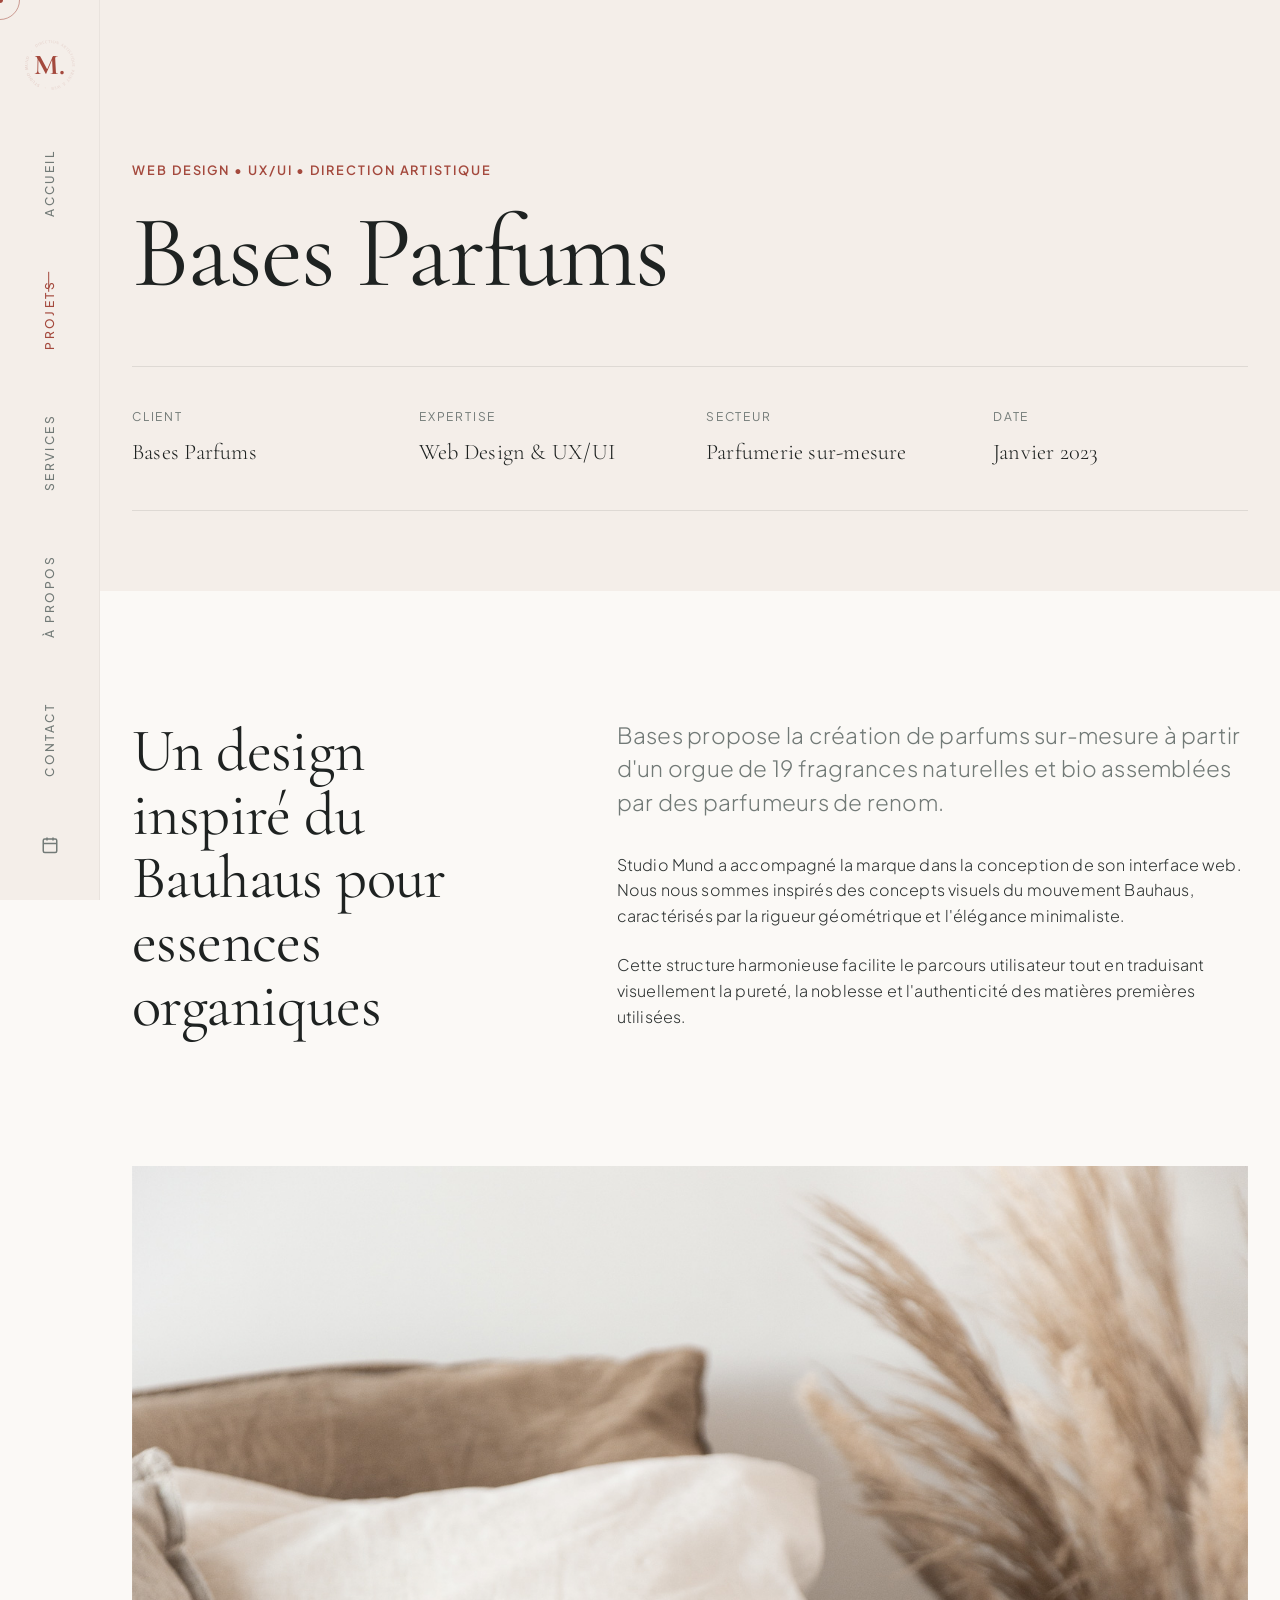
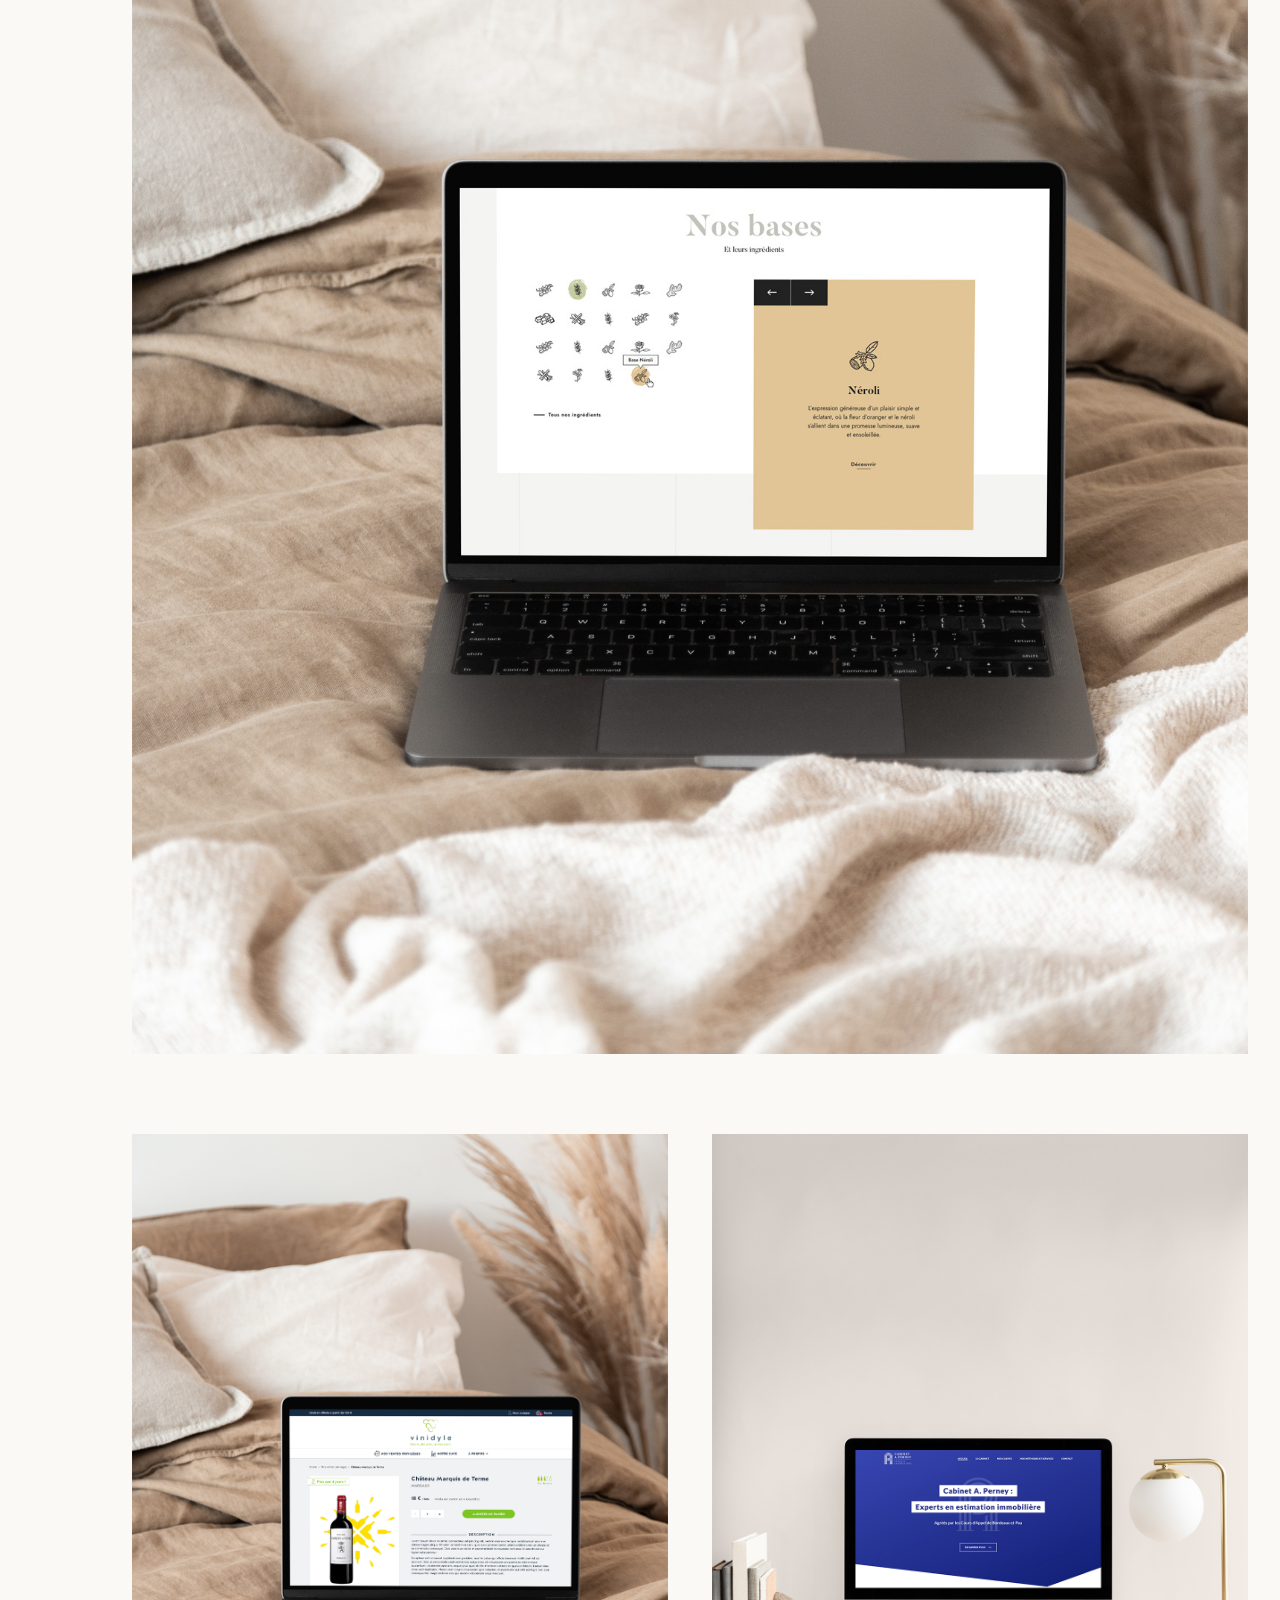
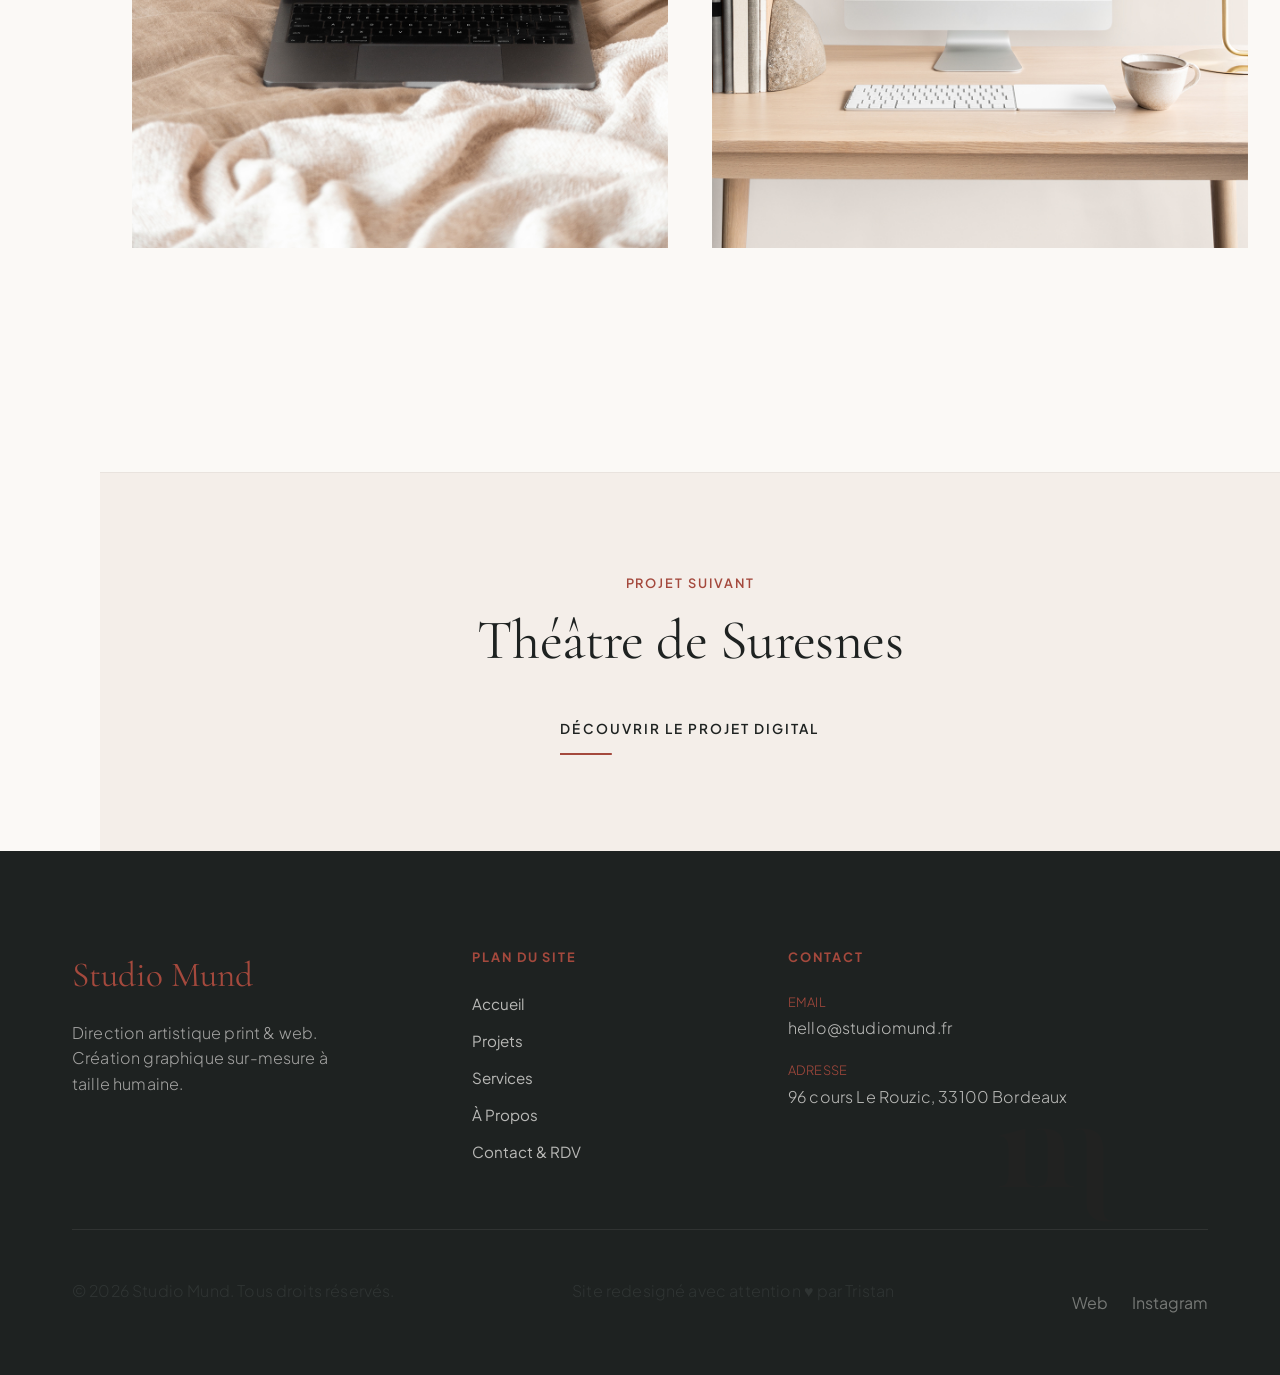
<file: projet-bases.html>
<!DOCTYPE html>
<html lang="fr">
<head>
  <meta charset="UTF-8">
  <meta name="viewport" content="width=device-width, initial-scale=1.0">
  <meta http-equiv="X-UA-Compatible" content="ie=edge">
  
  <title>Bases Parfums | Projet Web Design & UX/UI | Studio Mund Bordeaux</title>
  <meta name="description" content="Découvrez le design de site e-commerce et vitrine haut de gamme conçu pour Bases Parfums. Un univers géométrique et minimaliste inspiré du Bauhaus.">
  <meta name="keywords" content="bases parfums, web design bordeaux, ux ui graphiste, site internet sur mesure, bordeaux graphiste freelance">
  
  <!-- Favicons -->
  <link rel="icon" type="image/png" href="assets/favicon-32x32.png">
  
  <!-- Stylesheets -->
  <link rel="stylesheet" href="style.css">
  

</head>
<body>

  <!-- Custom Cursor -->
  <div class="custom-cursor custom-cursor--inner"></div>
  <div class="custom-cursor custom-cursor--outer"></div>

  <!-- Page Loader -->
  <div class="page-loader">
    <div class="loader-watermark-container">
      <img src="assets/StudioMund-watermark1-rouge_0f592fff.svg" alt="Watermark 1">
      <img src="assets/StudioMund-watermark2-rouge_172413af.svg" alt="Watermark 2">
    </div>
  </div>

  <!-- Desktop Navigation Sidebar -->
  <aside class="nav-sidebar">
    <div class="nav-brand">
      <img src="assets/StudioMund-watermark1-rouge_0f592fff.svg" alt="Studio Mund" class="nav-brand-watermark">
      <a href="index.html" class="nav-brand-text">M.</a>
    </div>
    
    <nav class="nav-links-vertical">
      <a href="index.html" class="nav-link-item">Accueil</a>
      <a href="projets.html" class="nav-link-item active">Projets</a>
      <a href="services.html" class="nav-link-item">Services</a>
      <a href="agence.html" class="nav-link-item">À Propos</a>
      <a href="contact.html" class="nav-link-item">Contact</a>
    </nav>
    
    <div class="nav-footer-socials">
      <a href="contact.html" title="Prendre Rendez-vous" class="clickable"><svg width="18" height="18" viewBox="0 0 24 24" fill="none" stroke="currentColor" stroke-width="2"><rect x="3" y="4" width="18" height="18" rx="2" ry="2"></rect><line x1="16" y1="2" x2="16" y2="6"></line><line x1="8" y1="2" x2="8" y2="6"></line><line x1="3" y1="10" x2="21" y2="10"></line></svg></a>
    </div>
  </aside>

  <!-- Mobile Navigation Header -->
  <header class="mobile-header">
    <a href="index.html" class="mobile-brand">Studio Mund</a>
    <button class="hamburger" aria-label="Menu Toggle">
      <span></span>
      <span></span>
      <span></span>
    </button>
  </header>

  <!-- Mobile Navigation Overlay Menu -->
  <div class="mobile-menu-overlay">
    <nav class="mobile-menu-links">
      <a href="index.html">Accueil</a>
      <a href="projets.html" class="active">Projets</a>
      <a href="services.html">Services</a>
      <a href="agence.html">À Propos</a>
      <a href="contact.html">Contact</a>
      <a href="contact.html" class="cta-nav-mobile">Prendre RDV</a>
    </nav>
  </div>

  <!-- Main Content Space -->
  <main>
    
    <!-- Project Header -->
    <header class="project-header">
      <div class="container">
        <span class="text-uppercase text-primary reveal" style="display:block; margin-bottom:1.5rem;">Web Design • UX/UI • Direction Artistique</span>
        <h1 class="reveal">Bases Parfums</h1>
        
        <div class="project-meta-grid reveal">
          <div class="meta-item">
            <span>Client</span>
            <p>Bases Parfums</p>
          </div>
          <div class="meta-item">
            <span>Expertise</span>
            <p>Web Design & UX/UI</p>
          </div>
          <div class="meta-item">
            <span>Secteur</span>
            <p>Parfumerie sur-mesure</p>
          </div>
          <div class="meta-item">
            <span>Date</span>
            <p>Janvier 2023</p>
          </div>
        </div>
      </div>
    </header>

    <!-- Project Body & Description -->
    <section class="section-padding">
      <div class="container">
        <div class="split-section" style="align-items: start;">
          <div class="split-text-col reveal">
            <h2>Un design inspiré du Bauhaus pour essences organiques</h2>
          </div>
          <div class="reveal">
            <p class="lead" style="margin-bottom:2rem;">Bases propose la création de parfums sur-mesure à partir d'un orgue de 19 fragrances naturelles et bio assemblées par des parfumeurs de renom.</p>
            <p>Studio Mund a accompagné la marque dans la conception de son interface web. Nous nous sommes inspirés des concepts visuels du mouvement Bauhaus, caractérisés par la rigueur géométrique et l'élégance minimaliste.</p>
            <p>Cette structure harmonieuse facilite le parcours utilisateur tout en traduisant visuellement la pureté, la noblesse et l'authenticité des matières premières utilisées.</p>
          </div>
        </div>

        <!-- Project Images Gallery -->
        <div class="project-gallery">
          
          <div class="gallery-img-container reveal scale-up">
            <img src="assets/Bases-site-web-haut-de-gamme.jpg" alt="Bases site web design" style="width:100%;" loading="lazy">
          </div>

          <div class="gallery-row">
            <div class="gallery-img-container half-width reveal scale-up">
              <img src="assets/VINIDYLE-Mockup-web3.jpg" alt="Vinidyle responsive mockup" style="width:100%;" loading="lazy">
            </div>
            <div class="gallery-img-container half-width reveal scale-up">
              <img src="assets/APERNEY-Mockup-Web2.jpg" alt="Aperney web design mockup" style="width:100%;" loading="lazy">
            </div>
          </div>
          
        </div>
      </div>
    </section>

    <!-- Next Project Navigation -->
    <section class="next-project-nav">
      <div class="container">
        <a href="projet-theatre-suresnes.html" class="next-project-link clickable">
          <span class="text-uppercase text-primary">Projet Suivant</span>
          <h2 class="next-project-title">Théâtre de Suresnes</h2>
          <span class="btn-secondary">Découvrir le projet digital</span>
        </a>
      </div>
    </section>

  </main>

  <!-- Shared Footer -->
  <footer class="main-footer">
    <img src="assets/StudioMund-watermark2-rouge_172413af.svg" alt="Watermark logo" class="footer-logo-watermark">
    <div class="container">
      <div class="footer-grid">
        <div class="footer-brand">
          <h4>Studio Mund</h4>
          <p>Direction artistique print & web. Création graphique sur-mesure à taille humaine.</p>
        </div>
        <div class="footer-links">
          <h5>Plan du site</h5>
          <nav class="footer-links-list">
            <a href="index.html">Accueil</a>
            <a href="projets.html">Projets</a>
            <a href="services.html">Services</a>
            <a href="agence.html">À Propos</a>
            <a href="contact.html">Contact & RDV</a>
          </nav>
        </div>
        <div class="footer-contact">
          <h5>Contact</h5>
          <div class="footer-contact-info">
            <p><span>Email</span>hello@studiomund.fr</p>
            <p><span>Adresse</span>96 cours Le Rouzic, 33100 Bordeaux</p>
          </div>
        </div>
      </div>
      
      <div class="footer-bottom">
        <p>&copy; 2026 Studio Mund. Tous droits réservés.</p>
        <p>Site redesigné avec attention ♥ par Tristan</p>
        <div class="footer-socials">
          <a href="https://studiomund.fr" target="_blank" class="clickable">Web</a>
          <a href="https://www.instagram.com/studio_mund/" target="_blank" class="clickable">Instagram</a>
        </div>
      </div>
    </div>
  </footer>

  <!-- Scripts -->
  <script src="script.js"></script>
</body>
</html>
</file>
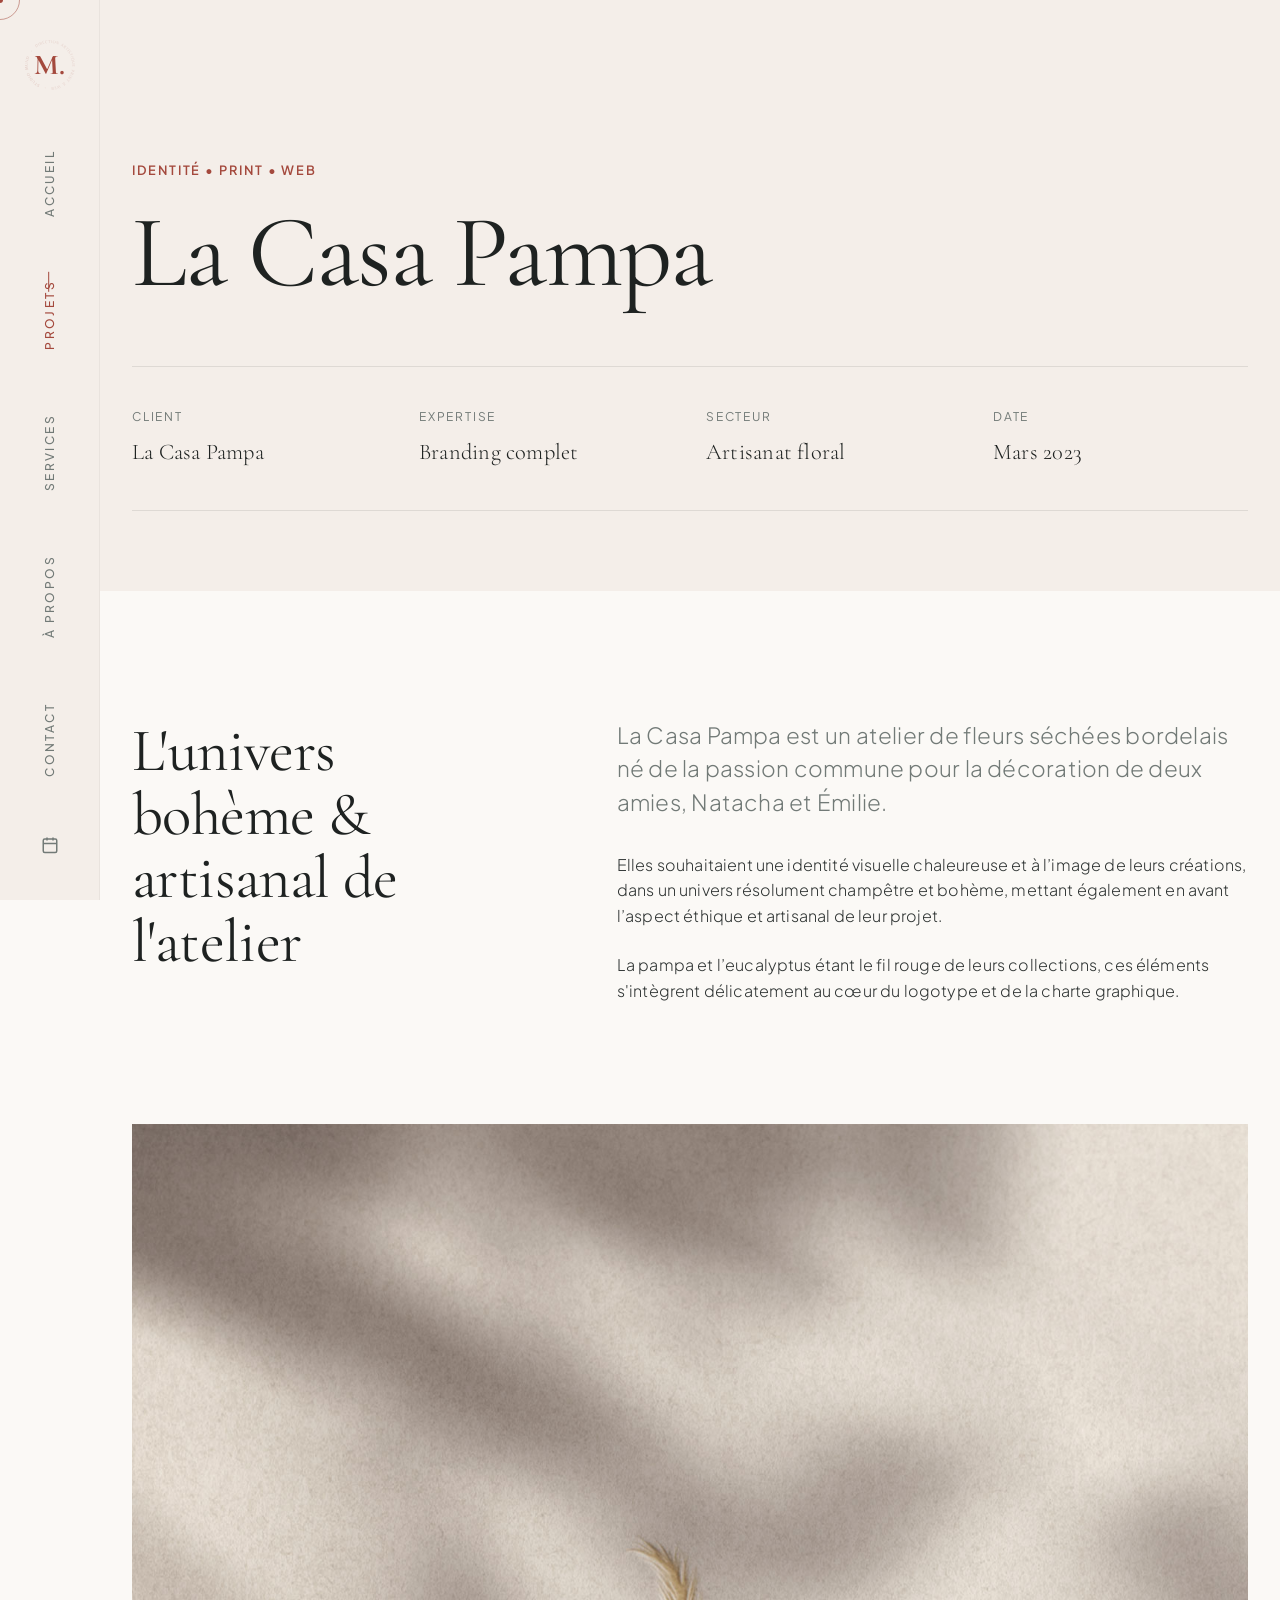
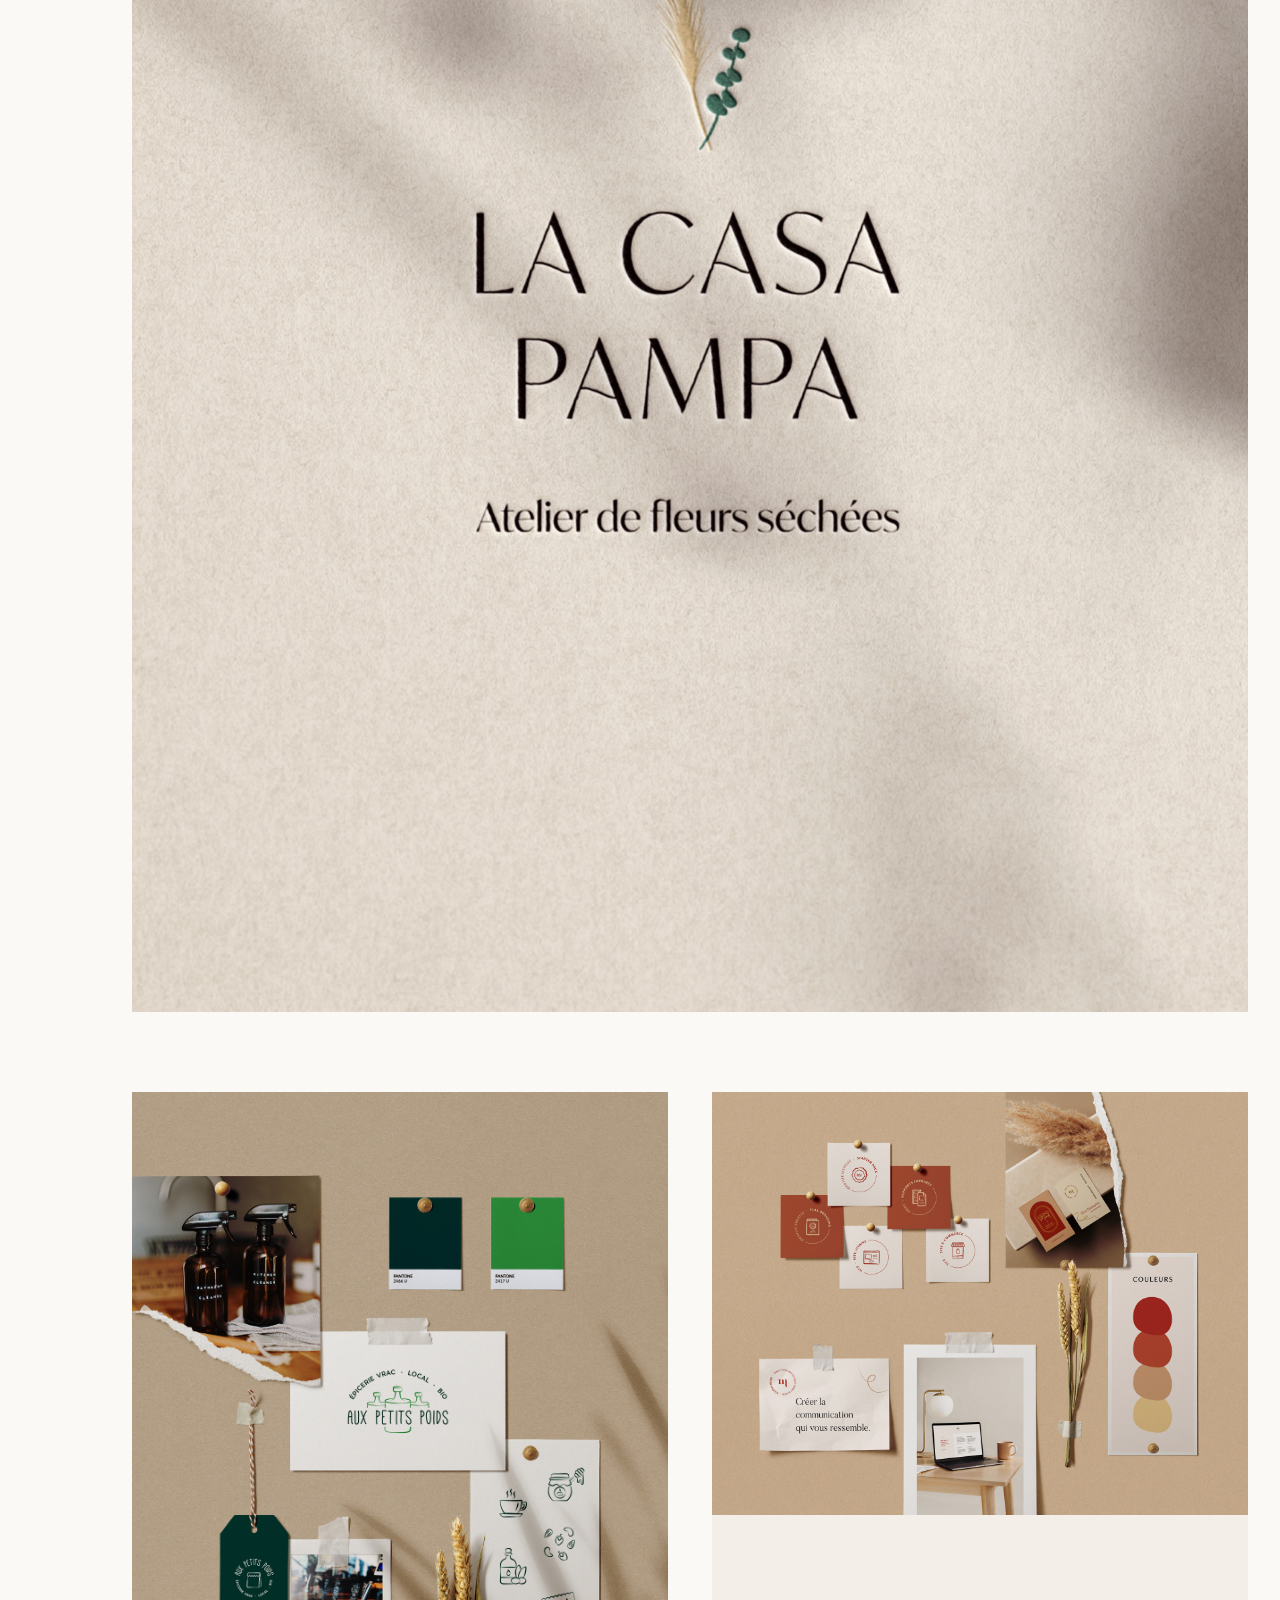
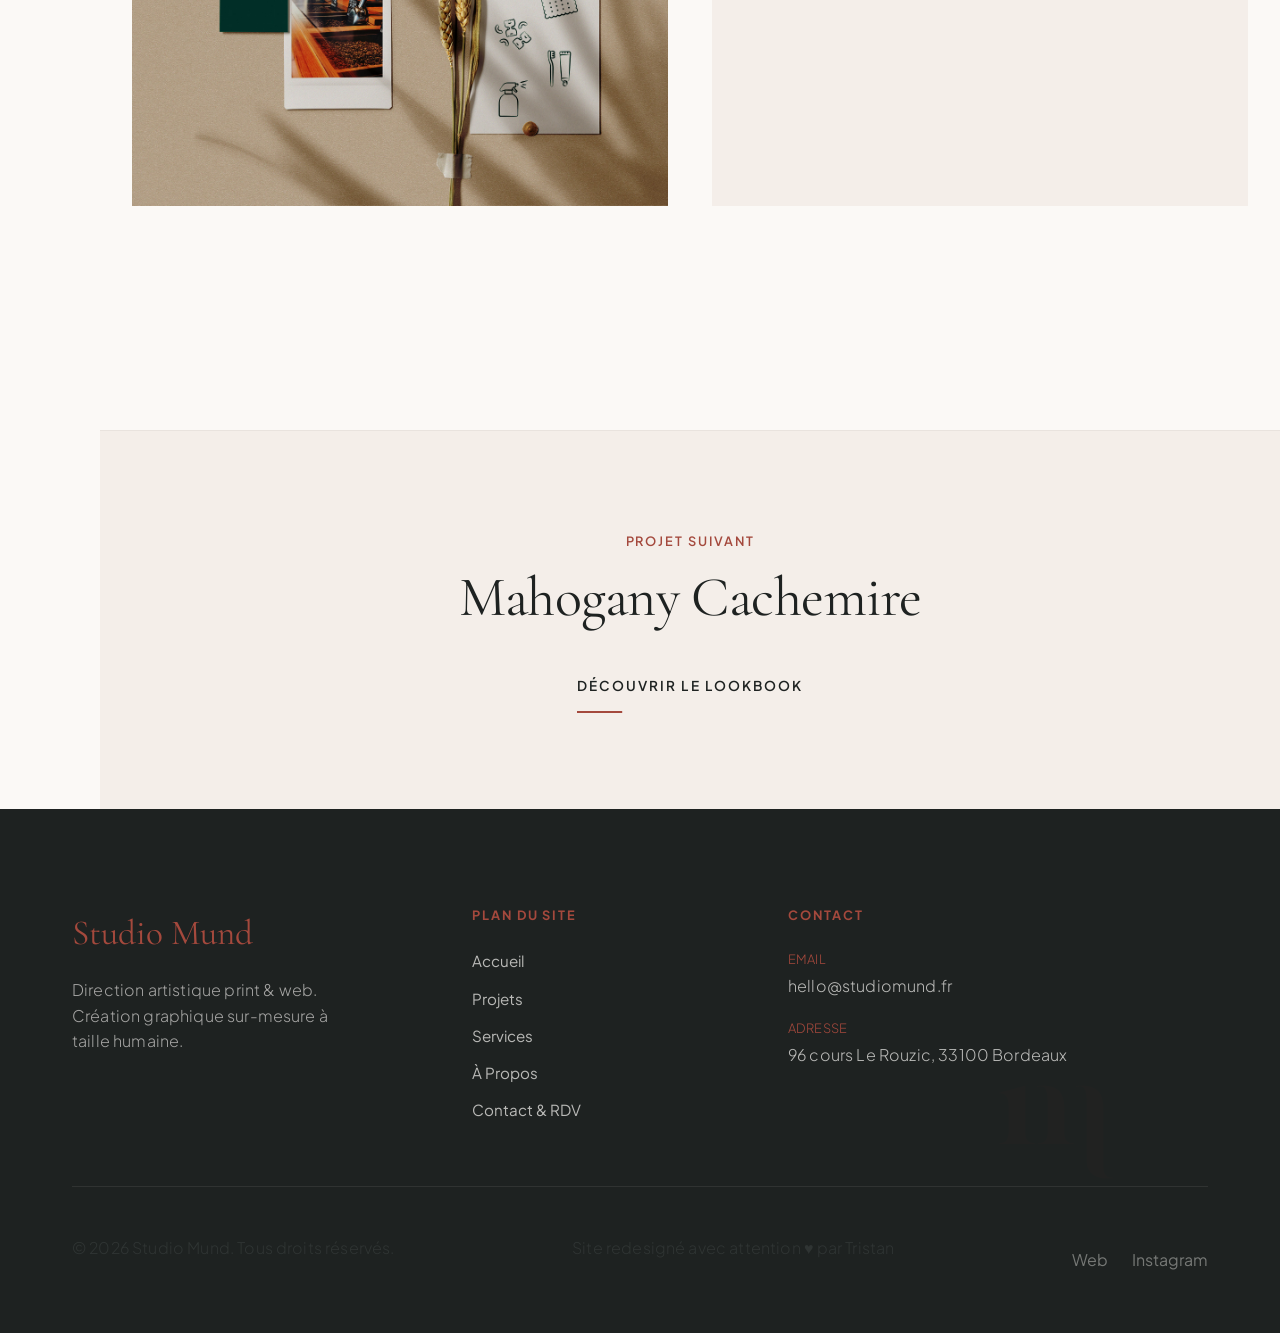
<file: projet-la-casa-pampa.html>
<!DOCTYPE html>
<html lang="fr">
<head>
  <meta charset="UTF-8">
  <meta name="viewport" content="width=device-width, initial-scale=1.0">
  <meta http-equiv="X-UA-Compatible" content="ie=edge">
  
  <title>La Casa Pampa | Projet Branding & Floral | Studio Mund Bordeaux</title>
  <meta name="description" content="Découvrez le projet de branding complet (logo, identité visuelle, print, web) conçu pour La Casa Pampa, atelier de fleurs séchées à Bordeaux.">
  <meta name="keywords" content="la casa pampa, fleurs séchées bordeaux, branding floral, logo bohème, identité visuelle, graphiste bordeaux">
  
  <!-- Favicons -->
  <link rel="icon" type="image/png" href="assets/favicon-32x32.png">
  
  <!-- Stylesheets -->
  <link rel="stylesheet" href="style.css">
  

</head>
<body>

  <!-- Custom Cursor -->
  <div class="custom-cursor custom-cursor--inner"></div>
  <div class="custom-cursor custom-cursor--outer"></div>

  <!-- Page Loader -->
  <div class="page-loader">
    <div class="loader-watermark-container">
      <img src="assets/StudioMund-watermark1-rouge_0f592fff.svg" alt="Watermark 1">
      <img src="assets/StudioMund-watermark2-rouge_172413af.svg" alt="Watermark 2">
    </div>
  </div>

  <!-- Desktop Navigation Sidebar -->
  <aside class="nav-sidebar">
    <div class="nav-brand">
      <img src="assets/StudioMund-watermark1-rouge_0f592fff.svg" alt="Studio Mund" class="nav-brand-watermark">
      <a href="index.html" class="nav-brand-text">M.</a>
    </div>
    
    <nav class="nav-links-vertical">
      <a href="index.html" class="nav-link-item">Accueil</a>
      <a href="projets.html" class="nav-link-item active">Projets</a>
      <a href="services.html" class="nav-link-item">Services</a>
      <a href="agence.html" class="nav-link-item">À Propos</a>
      <a href="contact.html" class="nav-link-item">Contact</a>
    </nav>
    
    <div class="nav-footer-socials">
      <a href="contact.html" title="Prendre Rendez-vous" class="clickable"><svg width="18" height="18" viewBox="0 0 24 24" fill="none" stroke="currentColor" stroke-width="2"><rect x="3" y="4" width="18" height="18" rx="2" ry="2"></rect><line x1="16" y1="2" x2="16" y2="6"></line><line x1="8" y1="2" x2="8" y2="6"></line><line x1="3" y1="10" x2="21" y2="10"></line></svg></a>
    </div>
  </aside>

  <!-- Mobile Navigation Header -->
  <header class="mobile-header">
    <a href="index.html" class="mobile-brand">Studio Mund</a>
    <button class="hamburger" aria-label="Menu Toggle">
      <span></span>
      <span></span>
      <span></span>
    </button>
  </header>

  <!-- Mobile Navigation Overlay Menu -->
  <div class="mobile-menu-overlay">
    <nav class="mobile-menu-links">
      <a href="index.html">Accueil</a>
      <a href="projets.html" class="active">Projets</a>
      <a href="services.html">Services</a>
      <a href="agence.html">À Propos</a>
      <a href="contact.html">Contact</a>
      <a href="contact.html" class="cta-nav-mobile">Prendre RDV</a>
    </nav>
  </div>

  <!-- Main Content Space -->
  <main>
    
    <!-- Project Header -->
    <header class="project-header">
      <div class="container">
        <span class="text-uppercase text-primary reveal" style="display:block; margin-bottom:1.5rem;">Identité • Print • Web</span>
        <h1 class="reveal">La Casa Pampa</h1>
        
        <div class="project-meta-grid reveal">
          <div class="meta-item">
            <span>Client</span>
            <p>La Casa Pampa</p>
          </div>
          <div class="meta-item">
            <span>Expertise</span>
            <p>Branding complet</p>
          </div>
          <div class="meta-item">
            <span>Secteur</span>
            <p>Artisanat floral</p>
          </div>
          <div class="meta-item">
            <span>Date</span>
            <p>Mars 2023</p>
          </div>
        </div>
      </div>
    </header>

    <!-- Project Body & Description -->
    <section class="section-padding">
      <div class="container">
        <div class="split-section" style="align-items: start;">
          <div class="split-text-col reveal">
            <h2>L'univers bohème & artisanal de l'atelier</h2>
          </div>
          <div class="reveal">
            <p class="lead" style="margin-bottom:2rem;">La Casa Pampa est un atelier de fleurs séchées bordelais né de la passion commune pour la décoration de deux amies, Natacha et Émilie.</p>
            <p>Elles souhaitaient une identité visuelle chaleureuse et à l’image de leurs créations, dans un univers résolument champêtre et bohème, mettant également en avant l’aspect éthique et artisanal de leur projet.</p>
            <p>La pampa et l’eucalyptus étant le fil rouge de leurs collections, ces éléments s'intègrent délicatement au cœur du logotype et de la charte graphique.</p>
          </div>
        </div>

        <!-- Project Images Gallery -->
        <div class="project-gallery">
          
          <div class="gallery-img-container reveal scale-up">
            <img src="assets/lacasapampa-branding-boheme-logo.jpg" alt="La Casa Pampa logo branding" style="width:100%;" loading="lazy">
          </div>

          <div class="gallery-row">
            <div class="gallery-img-container half-width reveal scale-up">
              <img src="assets/aux-petits-poids-moodboard.jpg" alt="Inspiration et textures naturelles" style="width:100%;" loading="lazy">
            </div>
            <div class="gallery-img-container half-width reveal scale-up">
              <img src="assets/MUND-mockup-moodboard-home.jpg" alt="Recherches graphiques de l'atelier" style="width:100%;" loading="lazy">
            </div>
          </div>
          
        </div>
      </div>
    </section>

    <!-- Next Project Navigation -->
    <section class="next-project-nav">
      <div class="container">
        <a href="projet-mahogany.html" class="next-project-link clickable">
          <span class="text-uppercase text-primary">Projet Suivant</span>
          <h2 class="next-project-title">Mahogany Cachemire</h2>
          <span class="btn-secondary">Découvrir le lookbook</span>
        </a>
      </div>
    </section>

  </main>

  <!-- Shared Footer -->
  <footer class="main-footer">
    <img src="assets/StudioMund-watermark2-rouge_172413af.svg" alt="Watermark logo" class="footer-logo-watermark">
    <div class="container">
      <div class="footer-grid">
        <div class="footer-brand">
          <h4>Studio Mund</h4>
          <p>Direction artistique print & web. Création graphique sur-mesure à taille humaine.</p>
        </div>
        <div class="footer-links">
          <h5>Plan du site</h5>
          <nav class="footer-links-list">
            <a href="index.html">Accueil</a>
            <a href="projets.html">Projets</a>
            <a href="services.html">Services</a>
            <a href="agence.html">À Propos</a>
            <a href="contact.html">Contact & RDV</a>
          </nav>
        </div>
        <div class="footer-contact">
          <h5>Contact</h5>
          <div class="footer-contact-info">
            <p><span>Email</span>hello@studiomund.fr</p>
            <p><span>Adresse</span>96 cours Le Rouzic, 33100 Bordeaux</p>
          </div>
        </div>
      </div>
      
      <div class="footer-bottom">
        <p>&copy; 2026 Studio Mund. Tous droits réservés.</p>
        <p>Site redesigné avec attention ♥ par Tristan</p>
        <div class="footer-socials">
          <a href="https://studiomund.fr" target="_blank" class="clickable">Web</a>
          <a href="https://www.instagram.com/studio_mund/" target="_blank" class="clickable">Instagram</a>
        </div>
      </div>
    </div>
  </footer>

  <!-- Scripts -->
  <script src="script.js"></script>
</body>
</html>
</file>
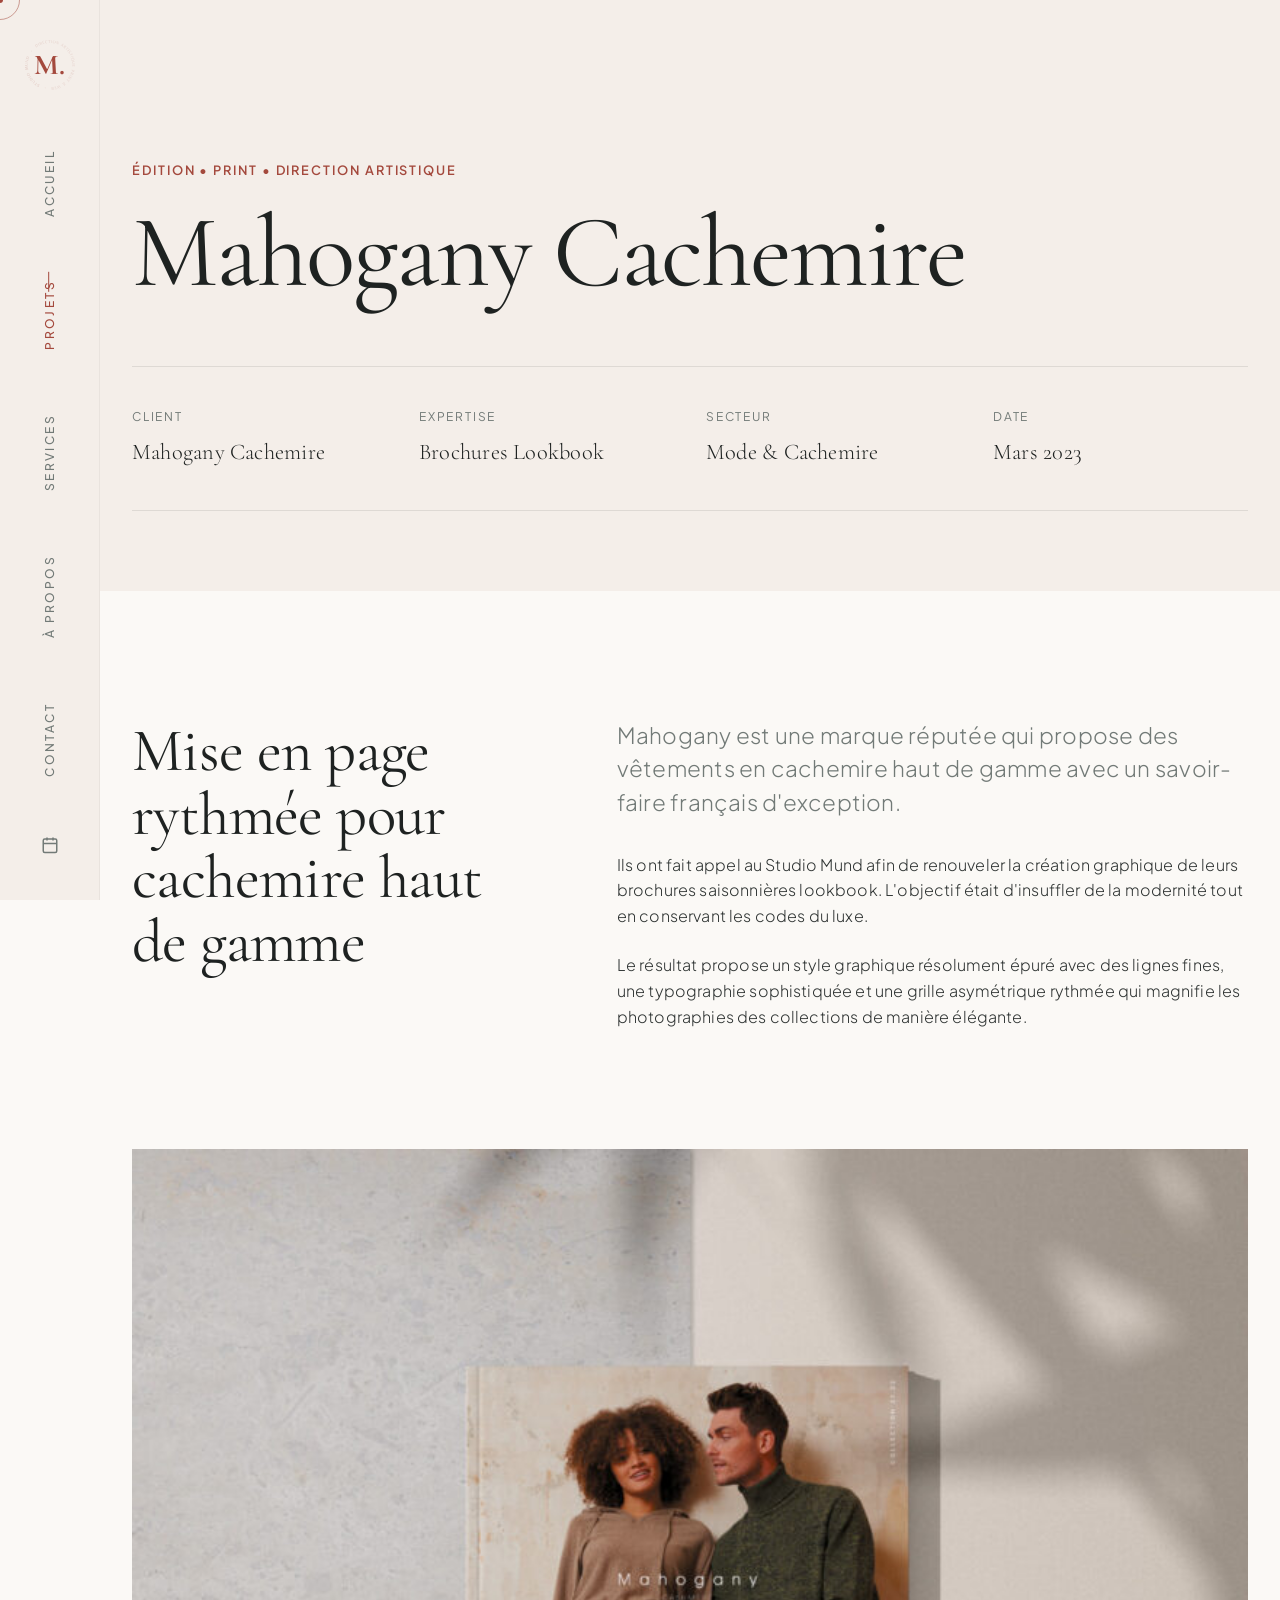
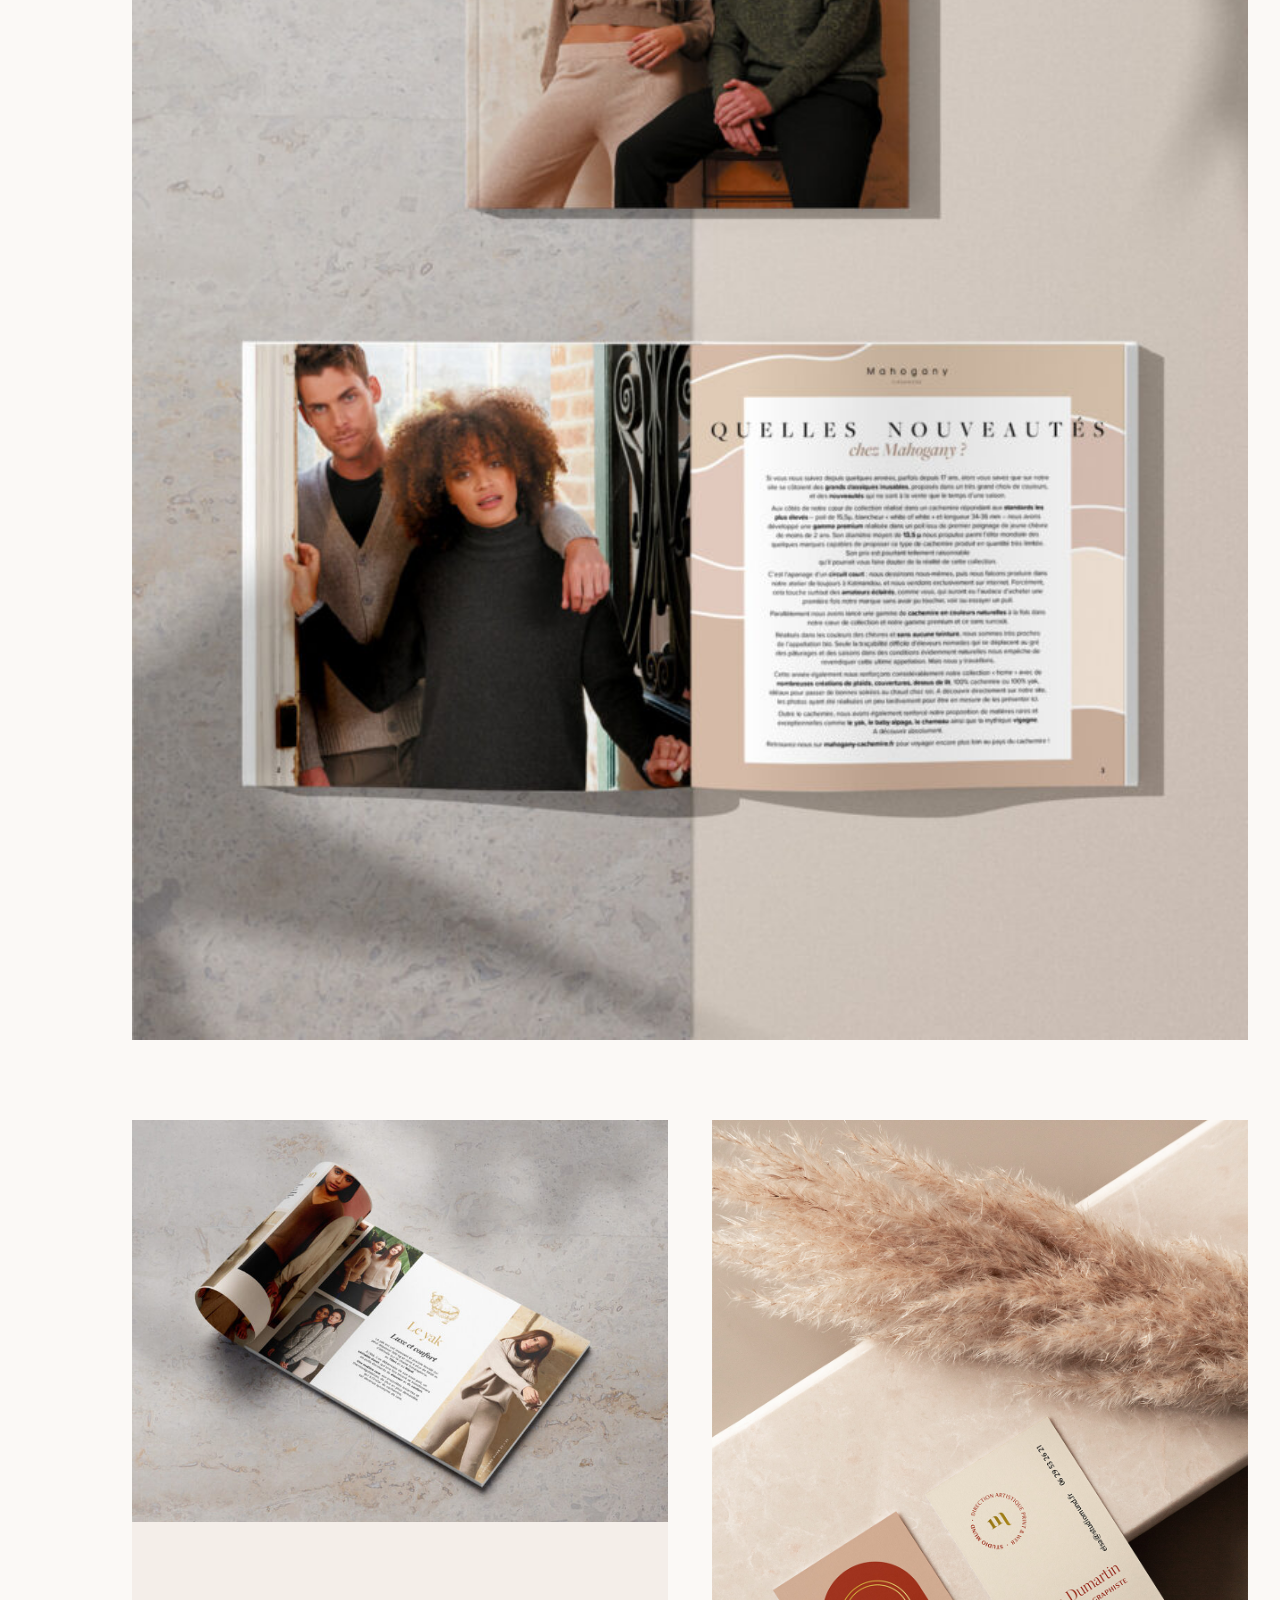
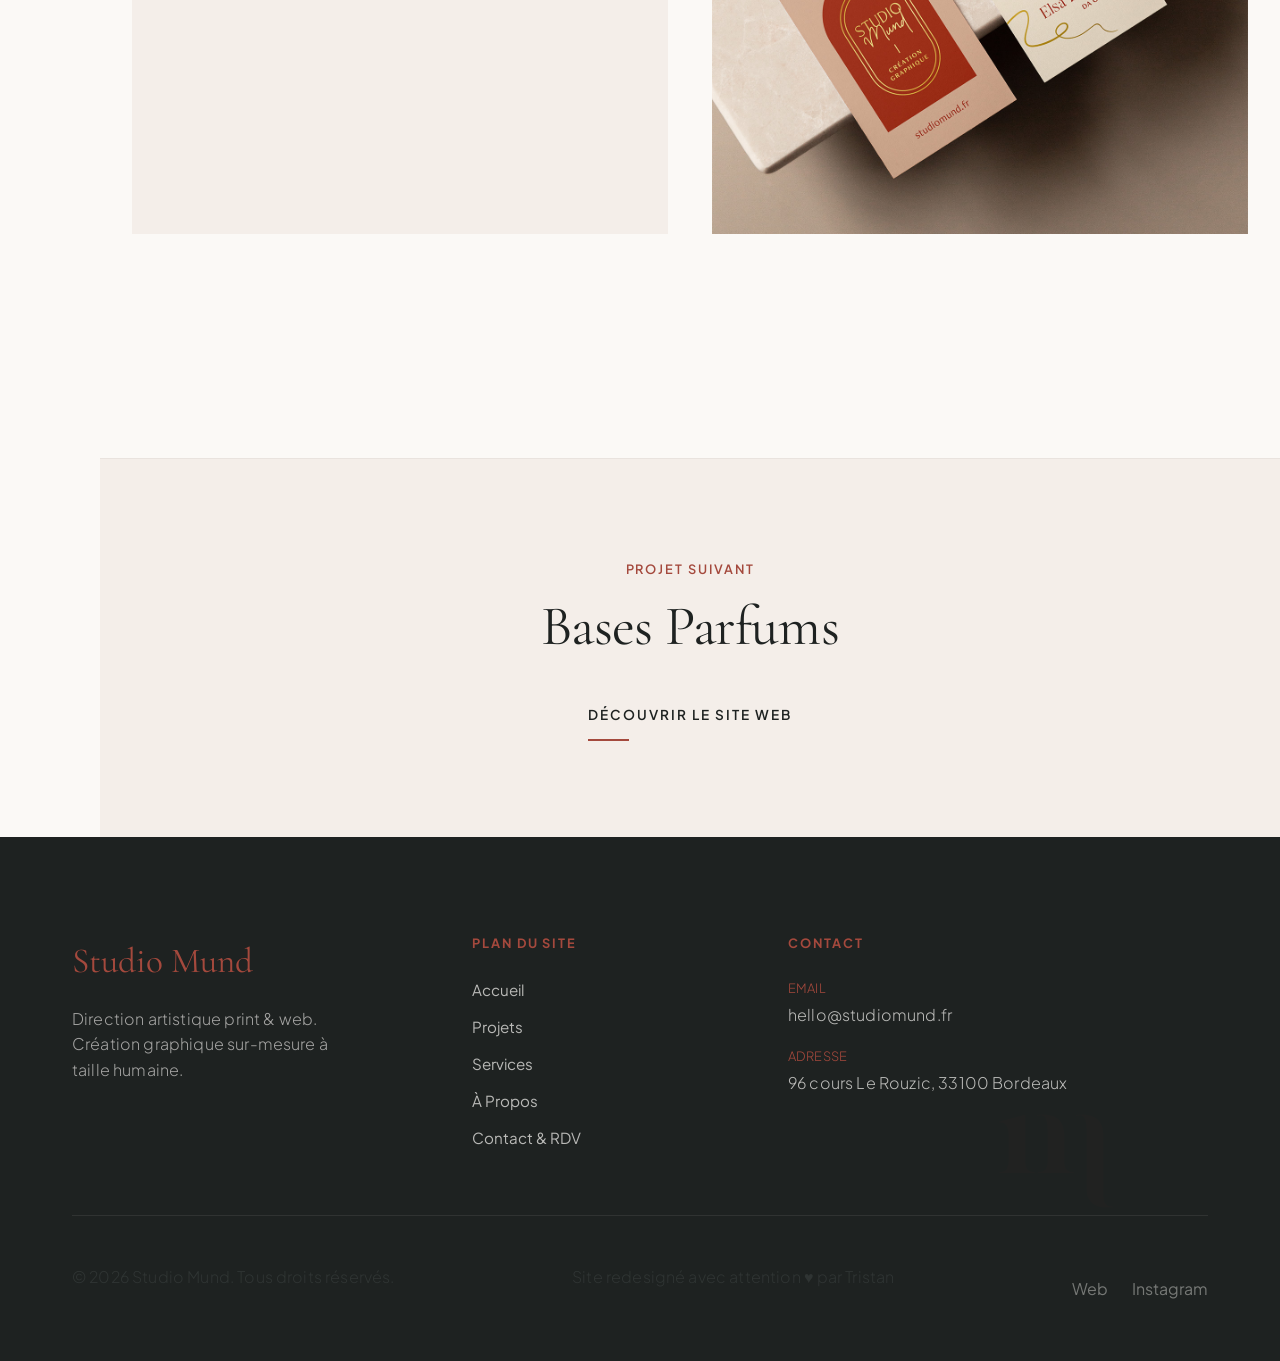
<file: projet-mahogany.html>
<!DOCTYPE html>
<html lang="fr">
<head>
  <meta charset="UTF-8">
  <meta name="viewport" content="width=device-width, initial-scale=1.0">
  <meta http-equiv="X-UA-Compatible" content="ie=edge">
  
  <title>Mahogany Lookbook | Projet Édition & Print | Studio Mund Bordeaux</title>
  <meta name="description" content="Découvrez le design de brochure lookbook épuré et moderne conçu pour Mahogany Cachemire, vêtements haut de gamme français.">
  <meta name="keywords" content="mahogany cachemire, brochure lookbook, catalogue design, print graphiste bordeaux, direction artistique edition">
  
  <!-- Favicons -->
  <link rel="icon" type="image/png" href="assets/favicon-32x32.png">
  
  <!-- Stylesheets -->
  <link rel="stylesheet" href="style.css">
  

</head>
<body>

  <!-- Custom Cursor -->
  <div class="custom-cursor custom-cursor--inner"></div>
  <div class="custom-cursor custom-cursor--outer"></div>

  <!-- Page Loader -->
  <div class="page-loader">
    <div class="loader-watermark-container">
      <img src="assets/StudioMund-watermark1-rouge_0f592fff.svg" alt="Watermark 1">
      <img src="assets/StudioMund-watermark2-rouge_172413af.svg" alt="Watermark 2">
    </div>
  </div>

  <!-- Desktop Navigation Sidebar -->
  <aside class="nav-sidebar">
    <div class="nav-brand">
      <img src="assets/StudioMund-watermark1-rouge_0f592fff.svg" alt="Studio Mund" class="nav-brand-watermark">
      <a href="index.html" class="nav-brand-text">M.</a>
    </div>
    
    <nav class="nav-links-vertical">
      <a href="index.html" class="nav-link-item">Accueil</a>
      <a href="projets.html" class="nav-link-item active">Projets</a>
      <a href="services.html" class="nav-link-item">Services</a>
      <a href="agence.html" class="nav-link-item">À Propos</a>
      <a href="contact.html" class="nav-link-item">Contact</a>
    </nav>
    
    <div class="nav-footer-socials">
      <a href="contact.html" title="Prendre Rendez-vous" class="clickable"><svg width="18" height="18" viewBox="0 0 24 24" fill="none" stroke="currentColor" stroke-width="2"><rect x="3" y="4" width="18" height="18" rx="2" ry="2"></rect><line x1="16" y1="2" x2="16" y2="6"></line><line x1="8" y1="2" x2="8" y2="6"></line><line x1="3" y1="10" x2="21" y2="10"></line></svg></a>
    </div>
  </aside>

  <!-- Mobile Navigation Header -->
  <header class="mobile-header">
    <a href="index.html" class="mobile-brand">Studio Mund</a>
    <button class="hamburger" aria-label="Menu Toggle">
      <span></span>
      <span></span>
      <span></span>
    </button>
  </header>

  <!-- Mobile Navigation Overlay Menu -->
  <div class="mobile-menu-overlay">
    <nav class="mobile-menu-links">
      <a href="index.html">Accueil</a>
      <a href="projets.html" class="active">Projets</a>
      <a href="services.html">Services</a>
      <a href="agence.html">À Propos</a>
      <a href="contact.html">Contact</a>
      <a href="contact.html" class="cta-nav-mobile">Prendre RDV</a>
    </nav>
  </div>

  <!-- Main Content Space -->
  <main>
    
    <!-- Project Header -->
    <header class="project-header">
      <div class="container">
        <span class="text-uppercase text-primary reveal" style="display:block; margin-bottom:1.5rem;">Édition • Print • Direction Artistique</span>
        <h1 class="reveal">Mahogany Cachemire</h1>
        
        <div class="project-meta-grid reveal">
          <div class="meta-item">
            <span>Client</span>
            <p>Mahogany Cachemire</p>
          </div>
          <div class="meta-item">
            <span>Expertise</span>
            <p>Brochures Lookbook</p>
          </div>
          <div class="meta-item">
            <span>Secteur</span>
            <p>Mode & Cachemire</p>
          </div>
          <div class="meta-item">
            <span>Date</span>
            <p>Mars 2023</p>
          </div>
        </div>
      </div>
    </header>

    <!-- Project Body & Description -->
    <section class="section-padding">
      <div class="container">
        <div class="split-section" style="align-items: start;">
          <div class="split-text-col reveal">
            <h2>Mise en page rythmée pour cachemire haut de gamme</h2>
          </div>
          <div class="reveal">
            <p class="lead" style="margin-bottom:2rem;">Mahogany est une marque réputée qui propose des vêtements en cachemire haut de gamme avec un savoir-faire français d'exception.</p>
            <p>Ils ont fait appel au Studio Mund afin de renouveler la création graphique de leurs brochures saisonnières lookbook. L'objectif était d'insuffler de la modernité tout en conservant les codes du luxe.</p>
            <p>Le résultat propose un style graphique résolument épuré avec des lignes fines, une typographie sophistiquée et une grille asymétrique rythmée qui magnifie les photographies des collections de manière élégante.</p>
          </div>
        </div>

        <!-- Project Images Gallery -->
        <div class="project-gallery">
          
          <div class="gallery-img-container reveal scale-up">
            <img src="assets/Mahogany-lookbook-epure-768x1026.jpg" alt="Mahogany Lookbook epure" style="width:100%;" loading="lazy">
          </div>

          <div class="gallery-row">
            <div class="gallery-img-container half-width reveal scale-up">
              <img src="assets/Mahogany-lookbook-cachemire-768x576.jpg" alt="Catalogue Mahogany Cachemire" style="width:100%;" loading="lazy">
            </div>
            <div class="gallery-img-container half-width reveal scale-up">
              <img src="assets/MUND-mockup-cdv.jpg" alt="Recherches d'impression et de matières" style="width:100%;" loading="lazy">
            </div>
          </div>
          
        </div>
      </div>
    </section>

    <!-- Next Project Navigation -->
    <section class="next-project-nav">
      <div class="container">
        <a href="projet-bases.html" class="next-project-link clickable">
          <span class="text-uppercase text-primary">Projet Suivant</span>
          <h2 class="next-project-title">Bases Parfums</h2>
          <span class="btn-secondary">Découvrir le site web</span>
        </a>
      </div>
    </section>

  </main>

  <!-- Shared Footer -->
  <footer class="main-footer">
    <img src="assets/StudioMund-watermark2-rouge_172413af.svg" alt="Watermark logo" class="footer-logo-watermark">
    <div class="container">
      <div class="footer-grid">
        <div class="footer-brand">
          <h4>Studio Mund</h4>
          <p>Direction artistique print & web. Création graphique sur-mesure à taille humaine.</p>
        </div>
        <div class="footer-links">
          <h5>Plan du site</h5>
          <nav class="footer-links-list">
            <a href="index.html">Accueil</a>
            <a href="projets.html">Projets</a>
            <a href="services.html">Services</a>
            <a href="agence.html">À Propos</a>
            <a href="contact.html">Contact & RDV</a>
          </nav>
        </div>
        <div class="footer-contact">
          <h5>Contact</h5>
          <div class="footer-contact-info">
            <p><span>Email</span>hello@studiomund.fr</p>
            <p><span>Adresse</span>96 cours Le Rouzic, 33100 Bordeaux</p>
          </div>
        </div>
      </div>
      
      <div class="footer-bottom">
        <p>&copy; 2026 Studio Mund. Tous droits réservés.</p>
        <p>Site redesigné avec attention ♥ par Tristan</p>
        <div class="footer-socials">
          <a href="https://studiomund.fr" target="_blank" class="clickable">Web</a>
          <a href="https://www.instagram.com/studio_mund/" target="_blank" class="clickable">Instagram</a>
        </div>
      </div>
    </div>
  </footer>

  <!-- Scripts -->
  <script src="script.js"></script>
</body>
</html>
</file>
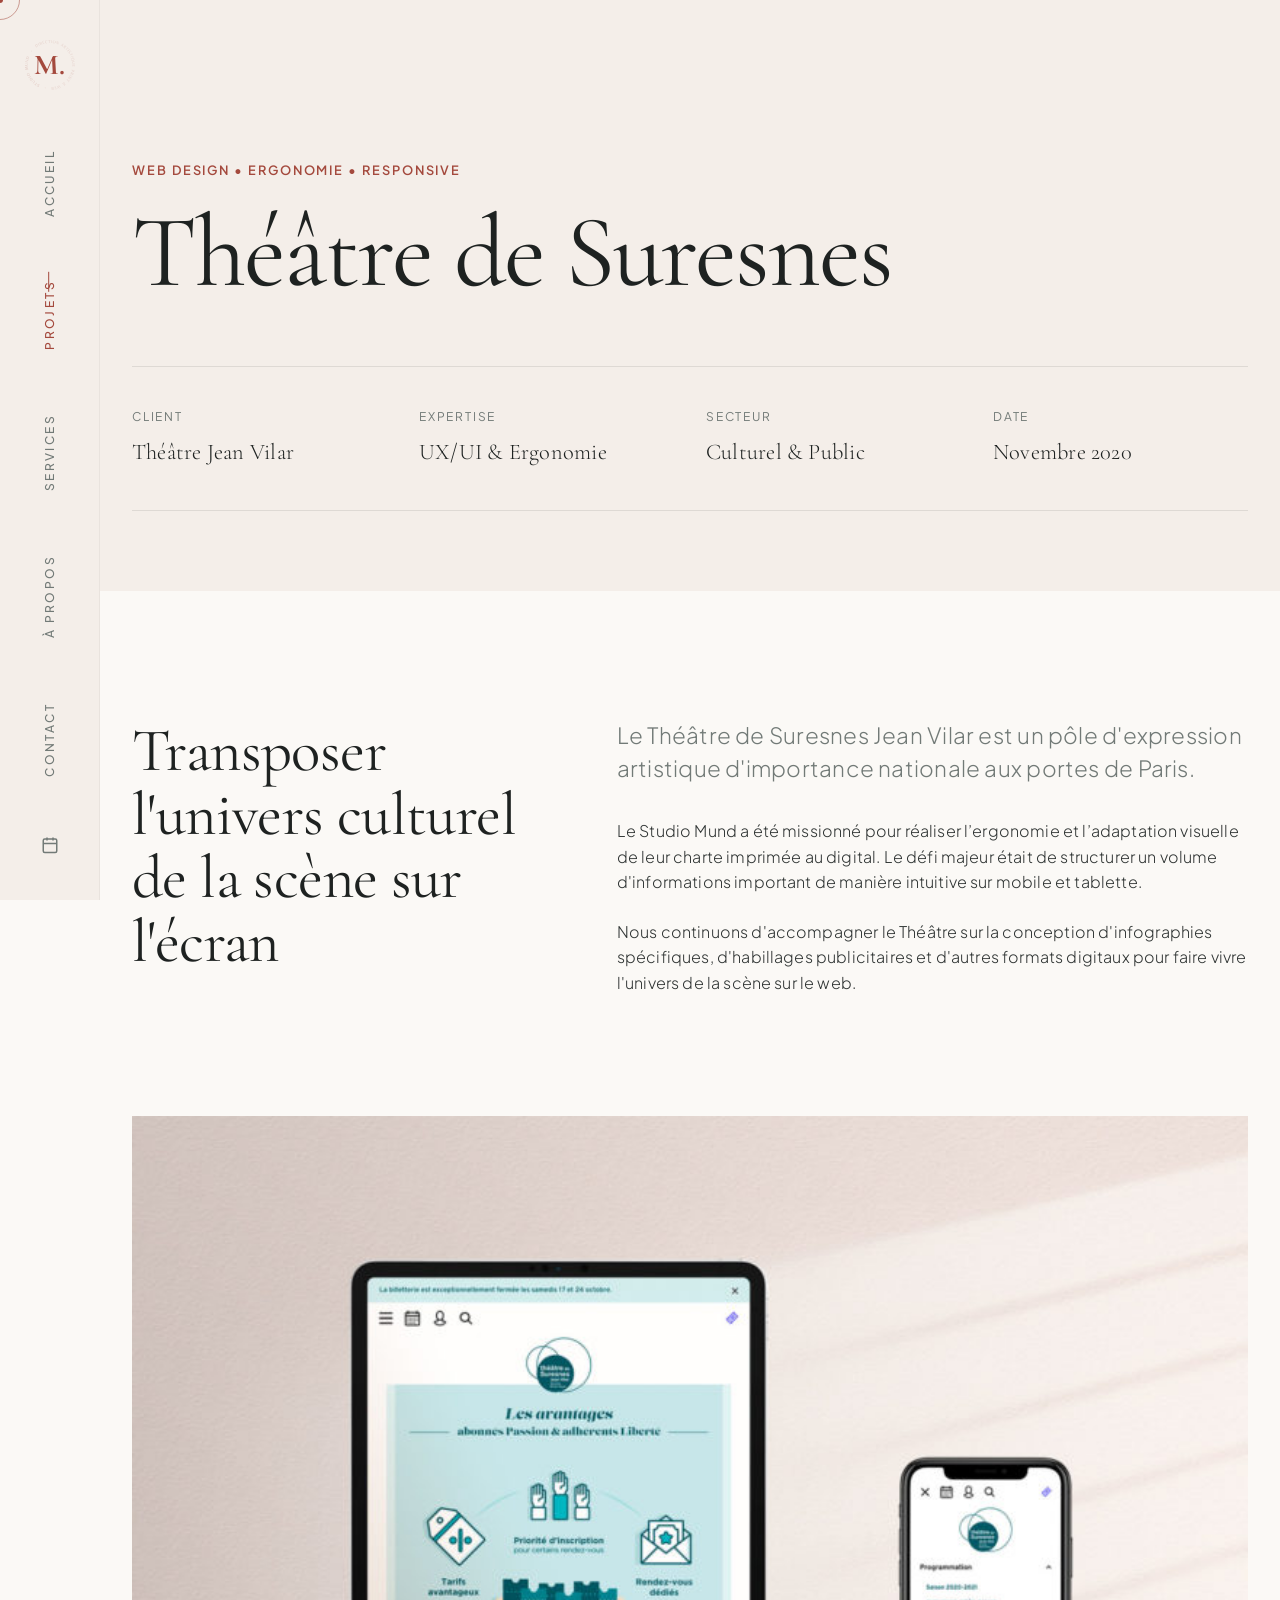
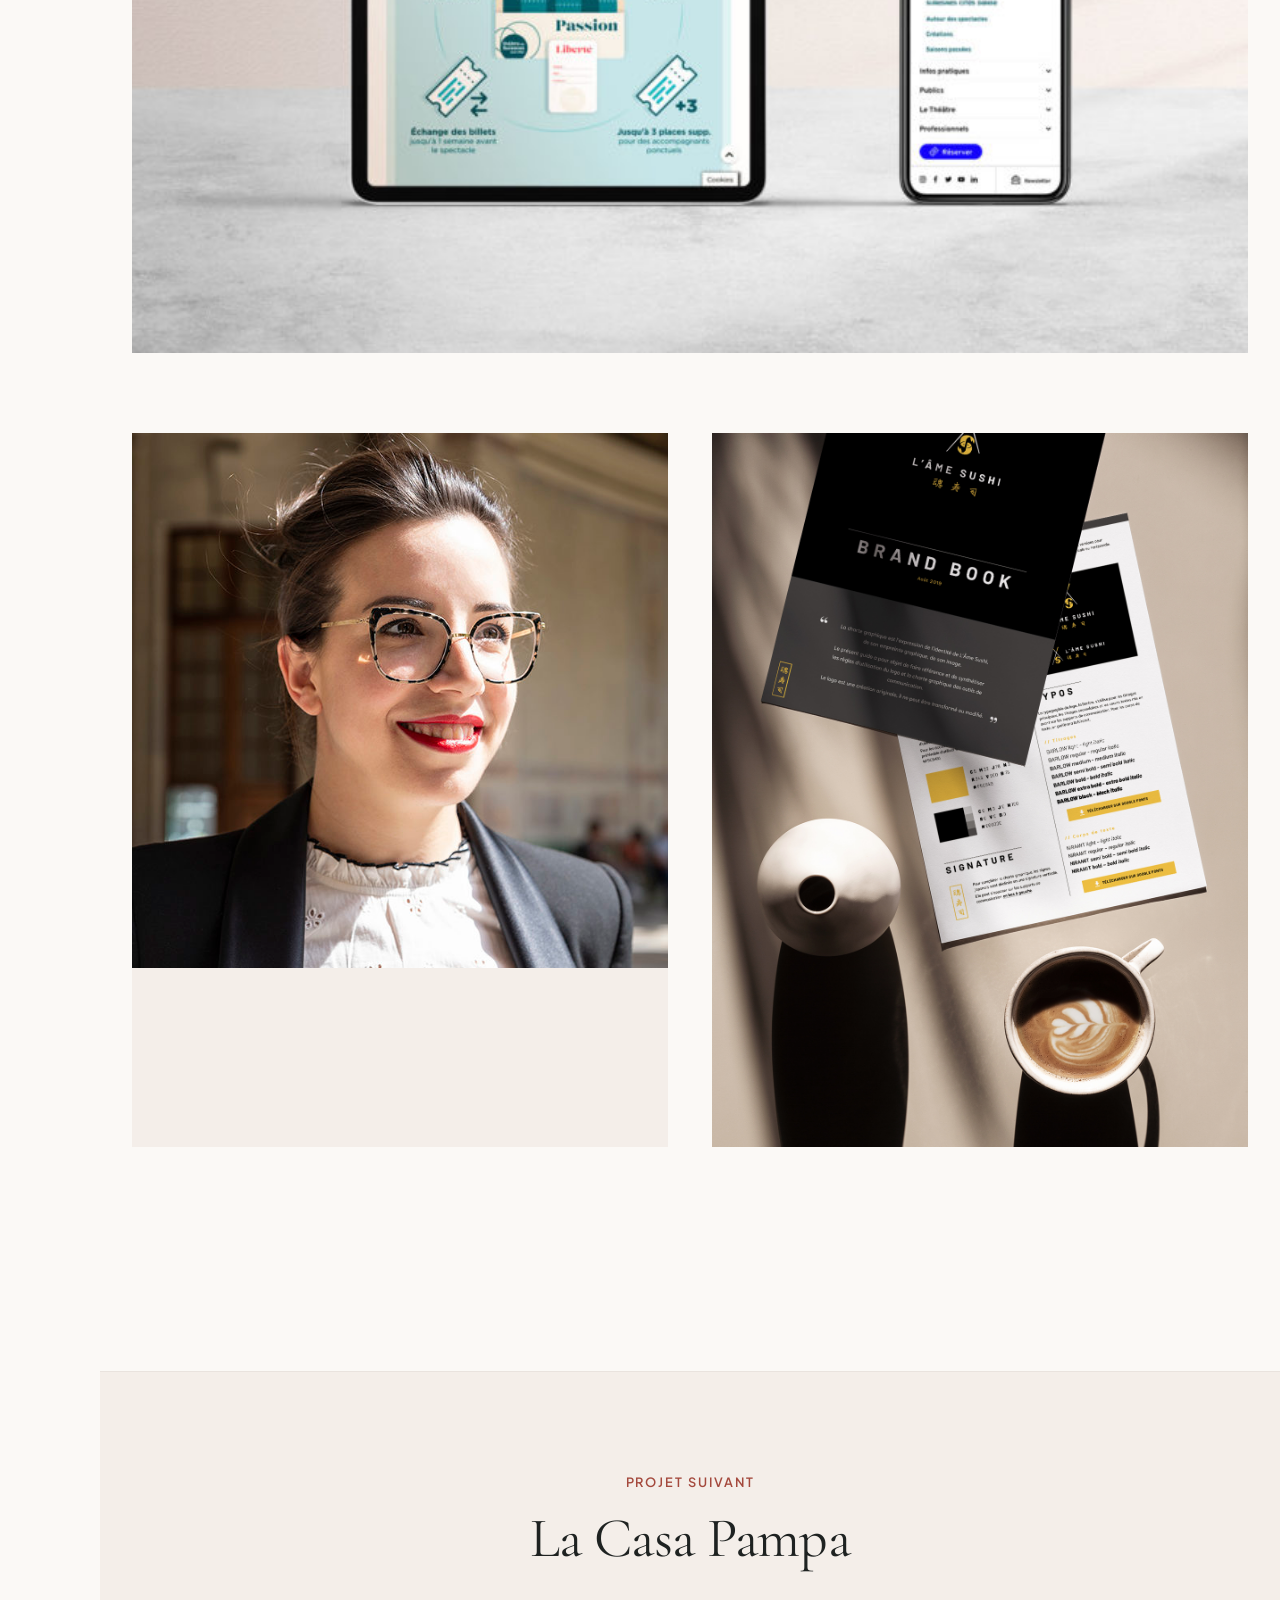
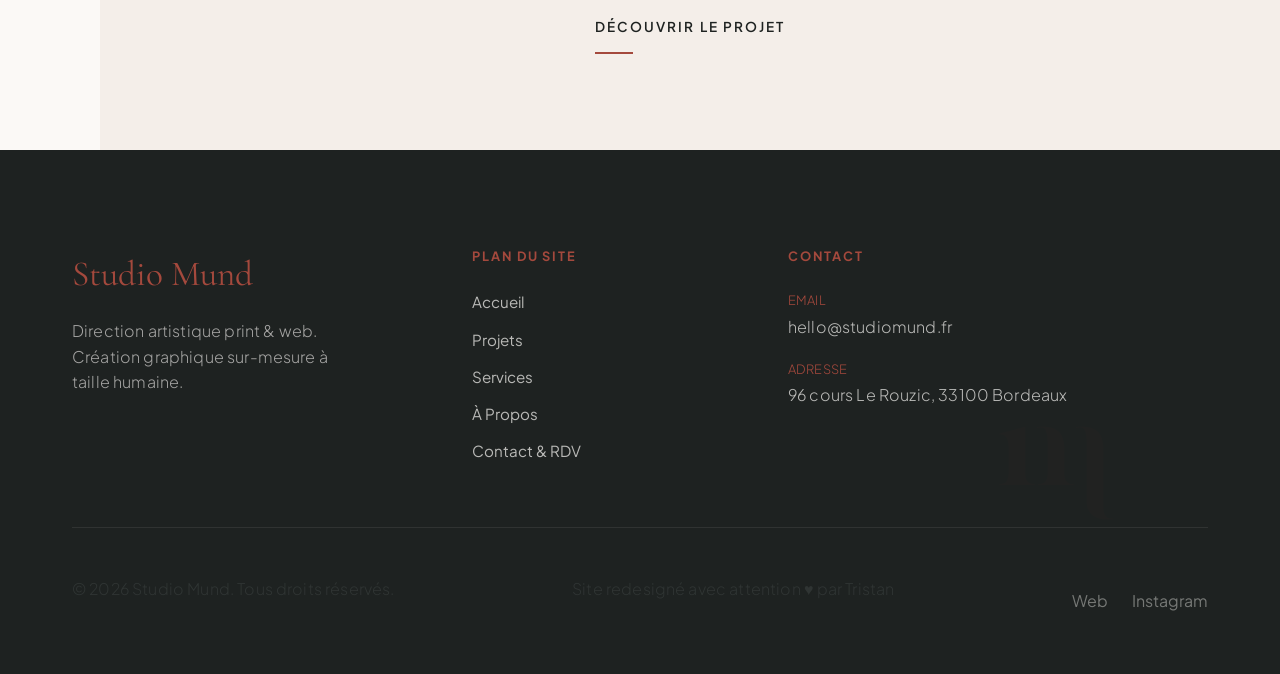
<file: projet-theatre-suresnes.html>
<!DOCTYPE html>
<html lang="fr">
<head>
  <meta charset="UTF-8">
  <meta name="viewport" content="width=device-width, initial-scale=1.0">
  <meta http-equiv="X-UA-Compatible" content="ie=edge">
  
  <title>Théâtre de Suresnes | Projet Ergonomie & Web Design | Studio Mund Bordeaux</title>
  <meta name="description" content="Découvrez comment le Studio Mund a transposé la charte graphique print du Théâtre de Suresnes Jean Vilar sur le digital (responsive design).">
  <meta name="keywords" content="theatre de suresnes jean vilar, web design theatre, responsive design bordeaux, graphiste bordeaux print digital">
  
  <!-- Favicons -->
  <link rel="icon" type="image/png" href="assets/favicon-32x32.png">
  
  <!-- Stylesheets -->
  <link rel="stylesheet" href="style.css">
  

</head>
<body>

  <!-- Custom Cursor -->
  <div class="custom-cursor custom-cursor--inner"></div>
  <div class="custom-cursor custom-cursor--outer"></div>

  <!-- Page Loader -->
  <div class="page-loader">
    <div class="loader-watermark-container">
      <img src="assets/StudioMund-watermark1-rouge_0f592fff.svg" alt="Watermark 1">
      <img src="assets/StudioMund-watermark2-rouge_172413af.svg" alt="Watermark 2">
    </div>
  </div>

  <!-- Desktop Navigation Sidebar -->
  <aside class="nav-sidebar">
    <div class="nav-brand">
      <img src="assets/StudioMund-watermark1-rouge_0f592fff.svg" alt="Studio Mund" class="nav-brand-watermark">
      <a href="index.html" class="nav-brand-text">M.</a>
    </div>
    
    <nav class="nav-links-vertical">
      <a href="index.html" class="nav-link-item">Accueil</a>
      <a href="projets.html" class="nav-link-item active">Projets</a>
      <a href="services.html" class="nav-link-item">Services</a>
      <a href="agence.html" class="nav-link-item">À Propos</a>
      <a href="contact.html" class="nav-link-item">Contact</a>
    </nav>
    
    <div class="nav-footer-socials">
      <a href="contact.html" title="Prendre Rendez-vous" class="clickable"><svg width="18" height="18" viewBox="0 0 24 24" fill="none" stroke="currentColor" stroke-width="2"><rect x="3" y="4" width="18" height="18" rx="2" ry="2"></rect><line x1="16" y1="2" x2="16" y2="6"></line><line x1="8" y1="2" x2="8" y2="6"></line><line x1="3" y1="10" x2="21" y2="10"></line></svg></a>
    </div>
  </aside>

  <!-- Mobile Navigation Header -->
  <header class="mobile-header">
    <a href="index.html" class="mobile-brand">Studio Mund</a>
    <button class="hamburger" aria-label="Menu Toggle">
      <span></span>
      <span></span>
      <span></span>
    </button>
  </header>

  <!-- Mobile Navigation Overlay Menu -->
  <div class="mobile-menu-overlay">
    <nav class="mobile-menu-links">
      <a href="index.html">Accueil</a>
      <a href="projets.html" class="active">Projets</a>
      <a href="services.html">Services</a>
      <a href="agence.html">À Propos</a>
      <a href="contact.html">Contact</a>
      <a href="contact.html" class="cta-nav-mobile">Prendre RDV</a>
    </nav>
  </div>

  <!-- Main Content Space -->
  <main>
    
    <!-- Project Header -->
    <header class="project-header">
      <div class="container">
        <span class="text-uppercase text-primary reveal" style="display:block; margin-bottom:1.5rem;">Web Design • Ergonomie • Responsive</span>
        <h1 class="reveal">Théâtre de Suresnes</h1>
        
        <div class="project-meta-grid reveal">
          <div class="meta-item">
            <span>Client</span>
            <p>Théâtre Jean Vilar</p>
          </div>
          <div class="meta-item">
            <span>Expertise</span>
            <p>UX/UI & Ergonomie</p>
          </div>
          <div class="meta-item">
            <span>Secteur</span>
            <p>Culturel & Public</p>
          </div>
          <div class="meta-item">
            <span>Date</span>
            <p>Novembre 2020</p>
          </div>
        </div>
      </div>
    </header>

    <!-- Project Body & Description -->
    <section class="section-padding">
      <div class="container">
        <div class="split-section" style="align-items: start;">
          <div class="split-text-col reveal">
            <h2>Transposer l'univers culturel de la scène sur l'écran</h2>
          </div>
          <div class="reveal">
            <p class="lead" style="margin-bottom:2rem;">Le Théâtre de Suresnes Jean Vilar est un pôle d'expression artistique d'importance nationale aux portes de Paris.</p>
            <p>Le Studio Mund a été missionné pour réaliser l’ergonomie et l’adaptation visuelle de leur charte imprimée au digital. Le défi majeur était de structurer un volume d'informations important de manière intuitive sur mobile et tablette.</p>
            <p>Nous continuons d'accompagner le Théâtre sur la conception d'infographies spécifiques, d'habillages publicitaires et d'autres formats digitaux pour faire vivre l'univers de la scène sur le web.</p>
          </div>
        </div>

        <!-- Project Images Gallery -->
        <div class="project-gallery">
          
          <div class="gallery-img-container reveal scale-up">
            <img src="assets/theatre-suresnes-web-design-responsive-768x576.jpg" alt="Théâtre de Suresnes web design responsive" style="width:100%;" loading="lazy">
          </div>

          <div class="gallery-row">
            <div class="gallery-img-container half-width reveal scale-up">
              <img src="assets/Carolyn-Occelli-Suresnes-e1605866808201.jpg" alt="Portrait de Carolyn Occelli" style="width:100%;" loading="lazy">
            </div>
            <div class="gallery-img-container half-width reveal scale-up">
              <img src="assets/AS-Mockup-branding.jpg" alt="Recherches ergonomiques" style="width:100%;" loading="lazy">
            </div>
          </div>
          
        </div>
      </div>
    </section>

    <!-- Next Project Navigation -->
    <section class="next-project-nav">
      <div class="container">
        <a href="projet-la-casa-pampa.html" class="next-project-link clickable">
          <span class="text-uppercase text-primary">Projet Suivant</span>
          <h2 class="next-project-title">La Casa Pampa</h2>
          <span class="btn-secondary">Découvrir le projet</span>
        </a>
      </div>
    </section>

  </main>

  <!-- Shared Footer -->
  <footer class="main-footer">
    <img src="assets/StudioMund-watermark2-rouge_172413af.svg" alt="Watermark logo" class="footer-logo-watermark">
    <div class="container">
      <div class="footer-grid">
        <div class="footer-brand">
          <h4>Studio Mund</h4>
          <p>Direction artistique print & web. Création graphique sur-mesure à taille humaine.</p>
        </div>
        <div class="footer-links">
          <h5>Plan du site</h5>
          <nav class="footer-links-list">
            <a href="index.html">Accueil</a>
            <a href="projets.html">Projets</a>
            <a href="services.html">Services</a>
            <a href="agence.html">À Propos</a>
            <a href="contact.html">Contact & RDV</a>
          </nav>
        </div>
        <div class="footer-contact">
          <h5>Contact</h5>
          <div class="footer-contact-info">
            <p><span>Email</span>hello@studiomund.fr</p>
            <p><span>Adresse</span>96 cours Le Rouzic, 33100 Bordeaux</p>
          </div>
        </div>
      </div>
      
      <div class="footer-bottom">
        <p>&copy; 2026 Studio Mund. Tous droits réservés.</p>
        <p>Site redesigné avec attention ♥ par Tristan</p>
        <div class="footer-socials">
          <a href="https://studiomund.fr" target="_blank" class="clickable">Web</a>
          <a href="https://www.instagram.com/studio_mund/" target="_blank" class="clickable">Instagram</a>
        </div>
      </div>
    </div>
  </footer>

  <!-- Scripts -->
  <script src="script.js"></script>
</body>
</html>
</file>
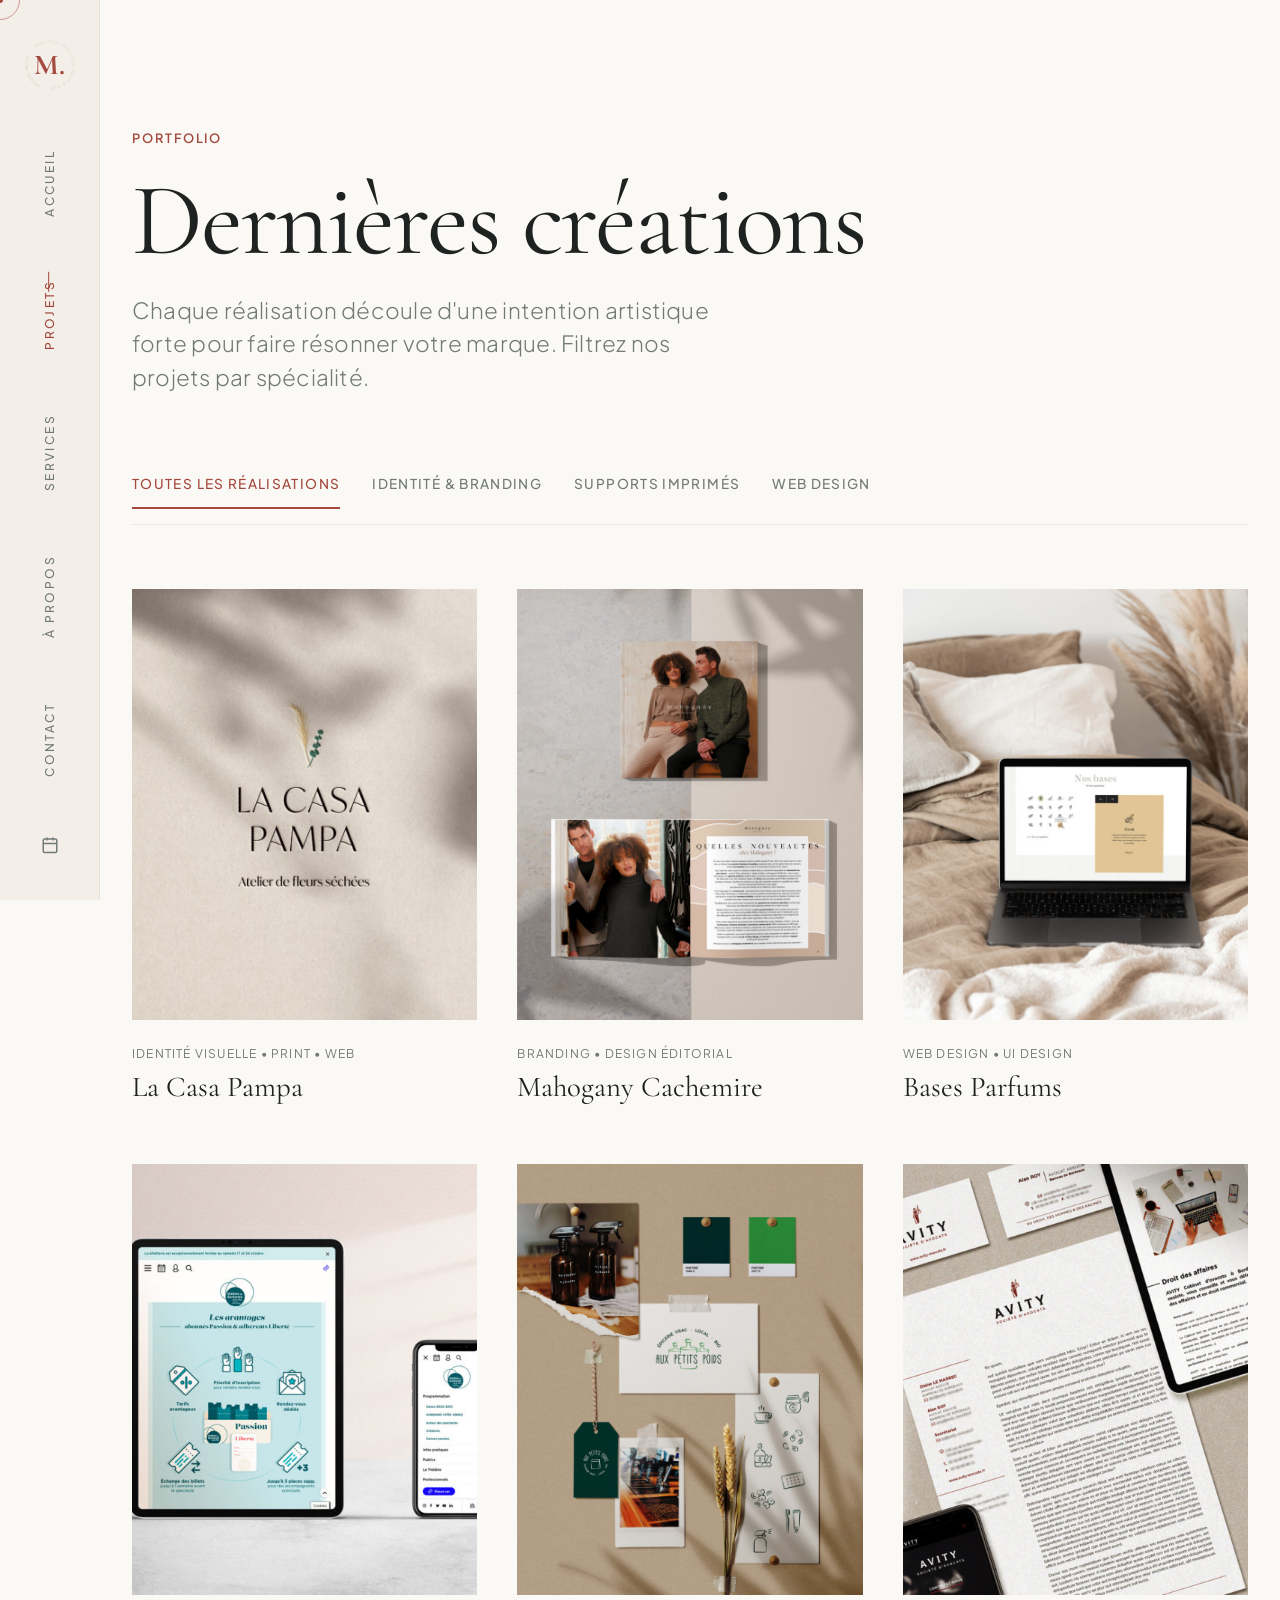
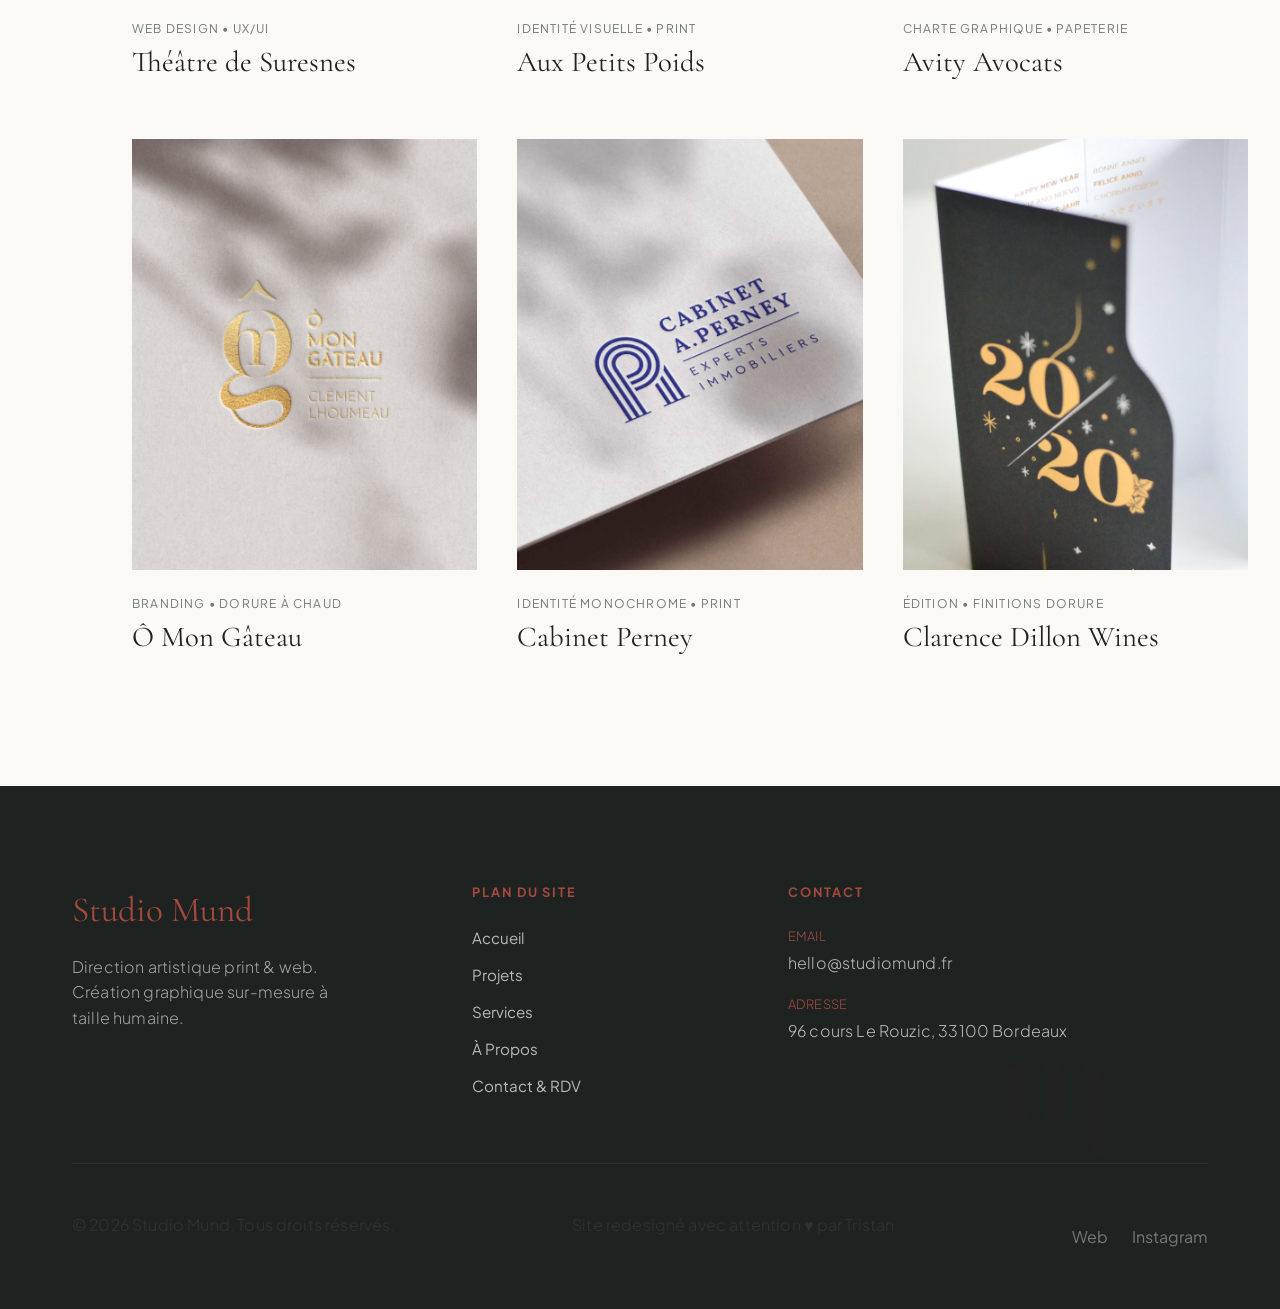
<file: projets.html>
<!DOCTYPE html>
<html lang="fr">
<head>
  <meta charset="UTF-8">
  <meta name="viewport" content="width=device-width, initial-scale=1.0">
  <meta http-equiv="X-UA-Compatible" content="ie=edge">
  
  <title>Portfolio Réalisations | Studio Mund | Direction Artistique Bordeaux</title>
  <meta name="description" content="Découvrez les projets de création graphique du Studio Mund. Identités visuelles, packaging, lookbooks d'édition print et designs de sites internet responsive.">
  <meta name="keywords" content="projets graphisme, portfolio graphiste bordeaux, branding, print, webdesign, la casa pampa, mahogany, bases parfums">
  
  <!-- Favicons -->
  <link rel="icon" type="image/png" href="assets/favicon-32x32.png">
  
  <!-- Stylesheets -->
  <link rel="stylesheet" href="style.css">
  

</head>
<body>

  <!-- Custom Cursor -->
  <div class="custom-cursor custom-cursor--inner"></div>
  <div class="custom-cursor custom-cursor--outer"></div>

  <!-- Page Loader -->
  <div class="page-loader">
    <div class="loader-watermark-container">
      <img src="assets/StudioMund-watermark1-rouge_0f592fff.svg" alt="Watermark 1">
      <img src="assets/StudioMund-watermark2-rouge_172413af.svg" alt="Watermark 2">
    </div>
  </div>

  <!-- Desktop Navigation Sidebar -->
  <aside class="nav-sidebar">
    <div class="nav-brand">
      <img src="assets/StudioMund-watermark1-rouge_0f592fff.svg" alt="Studio Mund" class="nav-brand-watermark">
      <a href="index.html" class="nav-brand-text">M.</a>
    </div>
    
    <nav class="nav-links-vertical">
      <a href="index.html" class="nav-link-item">Accueil</a>
      <a href="projets.html" class="nav-link-item active">Projets</a>
      <a href="services.html" class="nav-link-item">Services</a>
      <a href="agence.html" class="nav-link-item">À Propos</a>
      <a href="contact.html" class="nav-link-item">Contact</a>
    </nav>
    
    <div class="nav-footer-socials">
      <a href="contact.html" title="Prendre Rendez-vous" class="clickable"><svg width="18" height="18" viewBox="0 0 24 24" fill="none" stroke="currentColor" stroke-width="2"><rect x="3" y="4" width="18" height="18" rx="2" ry="2"></rect><line x1="16" y1="2" x2="16" y2="6"></line><line x1="8" y1="2" x2="8" y2="6"></line><line x1="3" y1="10" x2="21" y2="10"></line></svg></a>
    </div>
  </aside>

  <!-- Mobile Navigation Header -->
  <header class="mobile-header">
    <a href="index.html" class="mobile-brand">Studio Mund</a>
    <button class="hamburger" aria-label="Menu Toggle">
      <span></span>
      <span></span>
      <span></span>
    </button>
  </header>

  <!-- Mobile Navigation Overlay Menu -->
  <div class="mobile-menu-overlay">
    <nav class="mobile-menu-links">
      <a href="index.html">Accueil</a>
      <a href="projets.html" class="active">Projets</a>
      <a href="services.html">Services</a>
      <a href="agence.html">À Propos</a>
      <a href="contact.html">Contact</a>
      <a href="contact.html" class="cta-nav-mobile">Prendre RDV</a>
    </nav>
  </div>

  <!-- Main Content Space -->
  <main>
    
    <section class="section-padding">
      <div class="container">
        
        <header style="margin-bottom: 5rem;" class="reveal">
          <span class="text-uppercase text-primary" style="display:block; margin-bottom:1.5rem;">Portfolio</span>
          <h1>Dernières créations</h1>
          <p class="lead" style="max-width: 600px; margin-top:1.5rem;">Chaque réalisation découle d'une intention artistique forte pour faire résonner votre marque. Filtrez nos projets par spécialité.</p>
        </header>

        <!-- Interactive Filter Navigation -->
        <div class="filter-nav reveal">
          <button class="filter-btn active" data-filter="all">Toutes les réalisations</button>
          <button class="filter-btn" data-filter="branding">Identité & Branding</button>
          <button class="filter-btn" data-filter="print">Supports Imprimés</button>
          <button class="filter-btn" data-filter="web">Web Design</button>
        </div>

        <h2 class="sr-only">Sélection de projets par spécialité</h2>

        <!-- Portfolio Items Grid -->
        <div class="portfolio-grid-full stagger-parent">
          
          <!-- Project 1 (La Casa Pampa) -->
          <div class="portfolio-item reveal" data-category="branding print web">
            <a href="projet-la-casa-pampa.html" class="clickable">
              <div class="portfolio-media">
                <img src="assets/lacasapampa-branding-boheme-logo-768x1024.jpg" alt="La Casa Pampa - Identité visuelle bohème" loading="lazy">
              </div>
              <div class="portfolio-info">
                <div class="portfolio-meta">Identité visuelle • Print • Web</div>
                <h3 class="portfolio-name">La Casa Pampa</h3>
              </div>
            </a>
          </div>

          <!-- Project 2 (Mahogany) -->
          <div class="portfolio-item reveal" data-category="branding print">
            <a href="projet-mahogany.html" class="clickable">
              <div class="portfolio-media">
                <img src="assets/Mahogany-lookbook-epure-768x1026.jpg" alt="Mahogany Lookbook cachemire" loading="lazy">
              </div>
              <div class="portfolio-info">
                <div class="portfolio-meta">Branding • Design Éditorial</div>
                <h3 class="portfolio-name">Mahogany Cachemire</h3>
              </div>
            </a>
          </div>

          <!-- Project 3 (Bases Parfums) -->
          <div class="portfolio-item reveal" data-category="web">
            <a href="projet-bases.html" class="clickable">
              <div class="portfolio-media">
                <img src="assets/Bases-site-web-haut-de-gamme-768x1024.jpg" alt="Bases - Web design parfums sur-mesure" loading="lazy">
              </div>
              <div class="portfolio-info">
                <div class="portfolio-meta">Web Design • UI Design</div>
                <h3 class="portfolio-name">Bases Parfums</h3>
              </div>
            </a>
          </div>

          <!-- Project 4 (Théâtre de Suresnes) -->
          <div class="portfolio-item reveal" data-category="web">
            <a href="projet-theatre-suresnes.html" class="clickable">
              <div class="portfolio-media">
                <img src="assets/theatre-suresnes-web-design-responsive-768x576.jpg" alt="Théâtre de Suresnes Jean Vilar - Site responsive" loading="lazy">
              </div>
              <div class="portfolio-info">
                <div class="portfolio-meta">Web Design • UX/UI</div>
                <h3 class="portfolio-name">Théâtre de Suresnes</h3>
              </div>
            </a>
          </div>

          <!-- Project 5 (Aux Petits Poids) -->
          <div class="portfolio-item reveal" data-category="branding print">
            <a href="contact.html" class="clickable">
              <div class="portfolio-media">
                <img src="assets/aux-petits-poids-moodboard-768x1024.jpg" alt="Aux Petits Poids épicerie vrac" loading="lazy">
              </div>
              <div class="portfolio-info">
                <div class="portfolio-meta">Identité visuelle • Print</div>
                <h3 class="portfolio-name">Aux Petits Poids</h3>
              </div>
            </a>
          </div>

          <!-- Project 6 (Avity Avocats) -->
          <div class="portfolio-item reveal" data-category="branding print">
            <a href="contact.html" class="clickable">
              <div class="portfolio-media">
                <img src="assets/avity-avocats-branding-768x576.jpg" alt="Avity Avocats branding" loading="lazy">
              </div>
              <div class="portfolio-info">
                <div class="portfolio-meta">Charte Graphique • Papeterie</div>
                <h3 class="portfolio-name">Avity Avocats</h3>
              </div>
            </a>
          </div>

          <!-- Project 7 (O Mon Gâteau) -->
          <div class="portfolio-item reveal" data-category="branding print">
            <a href="contact.html" class="clickable">
              <div class="portfolio-media">
                <img src="assets/o-mon-gateau-logo-meilleur-patissier-dorure-768x1024.jpg" alt="O Mon Gâteau pâtisserie" loading="lazy">
              </div>
              <div class="portfolio-info">
                <div class="portfolio-meta">Branding • Dorure à Chaud</div>
                <h3 class="portfolio-name">Ô Mon Gâteau</h3>
              </div>
            </a>
          </div>

          <!-- Project 8 (Cabinet Perney) -->
          <div class="portfolio-item reveal" data-category="branding print">
            <a href="contact.html" class="clickable">
              <div class="portfolio-media">
                <img src="assets/cabinet-perney-creation-logo-monochrome-768x1024.jpg" alt="Cabinet Perney logo" loading="lazy">
              </div>
              <div class="portfolio-info">
                <div class="portfolio-meta">Identité Monochrome • Print</div>
                <h3 class="portfolio-name">Cabinet Perney</h3>
              </div>
            </a>
          </div>

          <!-- Project 9 (Clarence Dillon) -->
          <div class="portfolio-item reveal" data-category="print">
            <a href="contact.html" class="clickable">
              <div class="portfolio-media">
                <img src="assets/clarence-dillon-carte-voeux-or-chaud-768x1024.jpg" alt="Clarence Dillon Wines carte de voeux" loading="lazy">
              </div>
              <div class="portfolio-info">
                <div class="portfolio-meta">Édition • Finitions Dorure</div>
                <h3 class="portfolio-name">Clarence Dillon Wines</h3>
              </div>
            </a>
          </div>

        </div>
      </div>
    </section>

  </main>

  <!-- Shared Footer -->
  <footer class="main-footer">
    <img src="assets/StudioMund-watermark2-rouge_172413af.svg" alt="Watermark logo" class="footer-logo-watermark">
    <div class="container">
      <div class="footer-grid">
        <div class="footer-brand">
          <h4>Studio Mund</h4>
          <p>Direction artistique print & web. Création graphique sur-mesure à taille humaine.</p>
        </div>
        <div class="footer-links">
          <h5>Plan du site</h5>
          <nav class="footer-links-list">
            <a href="index.html">Accueil</a>
            <a href="projets.html">Projets</a>
            <a href="services.html">Services</a>
            <a href="agence.html">À Propos</a>
            <a href="contact.html">Contact & RDV</a>
          </nav>
        </div>
        <div class="footer-contact">
          <h5>Contact</h5>
          <div class="footer-contact-info">
            <p><span>Email</span>hello@studiomund.fr</p>
            <p><span>Adresse</span>96 cours Le Rouzic, 33100 Bordeaux</p>
          </div>
        </div>
      </div>
      
      <div class="footer-bottom">
        <p>&copy; 2026 Studio Mund. Tous droits réservés.</p>
        <p>Site redesigné avec attention ♥ par Tristan</p>
        <div class="footer-socials">
          <a href="https://studiomund.fr" target="_blank" class="clickable">Web</a>
          <a href="https://www.instagram.com/studio_mund/" target="_blank" class="clickable">Instagram</a>
        </div>
      </div>
    </div>
  </footer>

  <!-- Scripts -->
  <script src="script.js"></script>
  
  <!-- Interactive filtering code -->
  <script>
    document.addEventListener('DOMContentLoaded', () => {
      const filterBtns = document.querySelectorAll('.filter-btn');
      const items = document.querySelectorAll('.portfolio-item');
      
      filterBtns.forEach(btn => {
        btn.addEventListener('click', () => {
          // Remove active class from all
          filterBtns.forEach(b => b.classList.remove('active'));
          btn.classList.add('active');
          
          const filterValue = btn.getAttribute('data-filter');
          
          items.forEach(item => {
            const categories = item.getAttribute('data-category').split(' ');
            
            if (filterValue === 'all' || categories.includes(filterValue)) {
              item.style.display = 'block';
              setTimeout(() => {
                item.classList.add('visible');
              }, 50);
            } else {
              item.style.display = 'none';
              item.classList.remove('visible');
            }
          });
        });
      });
    });
  </script>
</body>
</html>
</file>
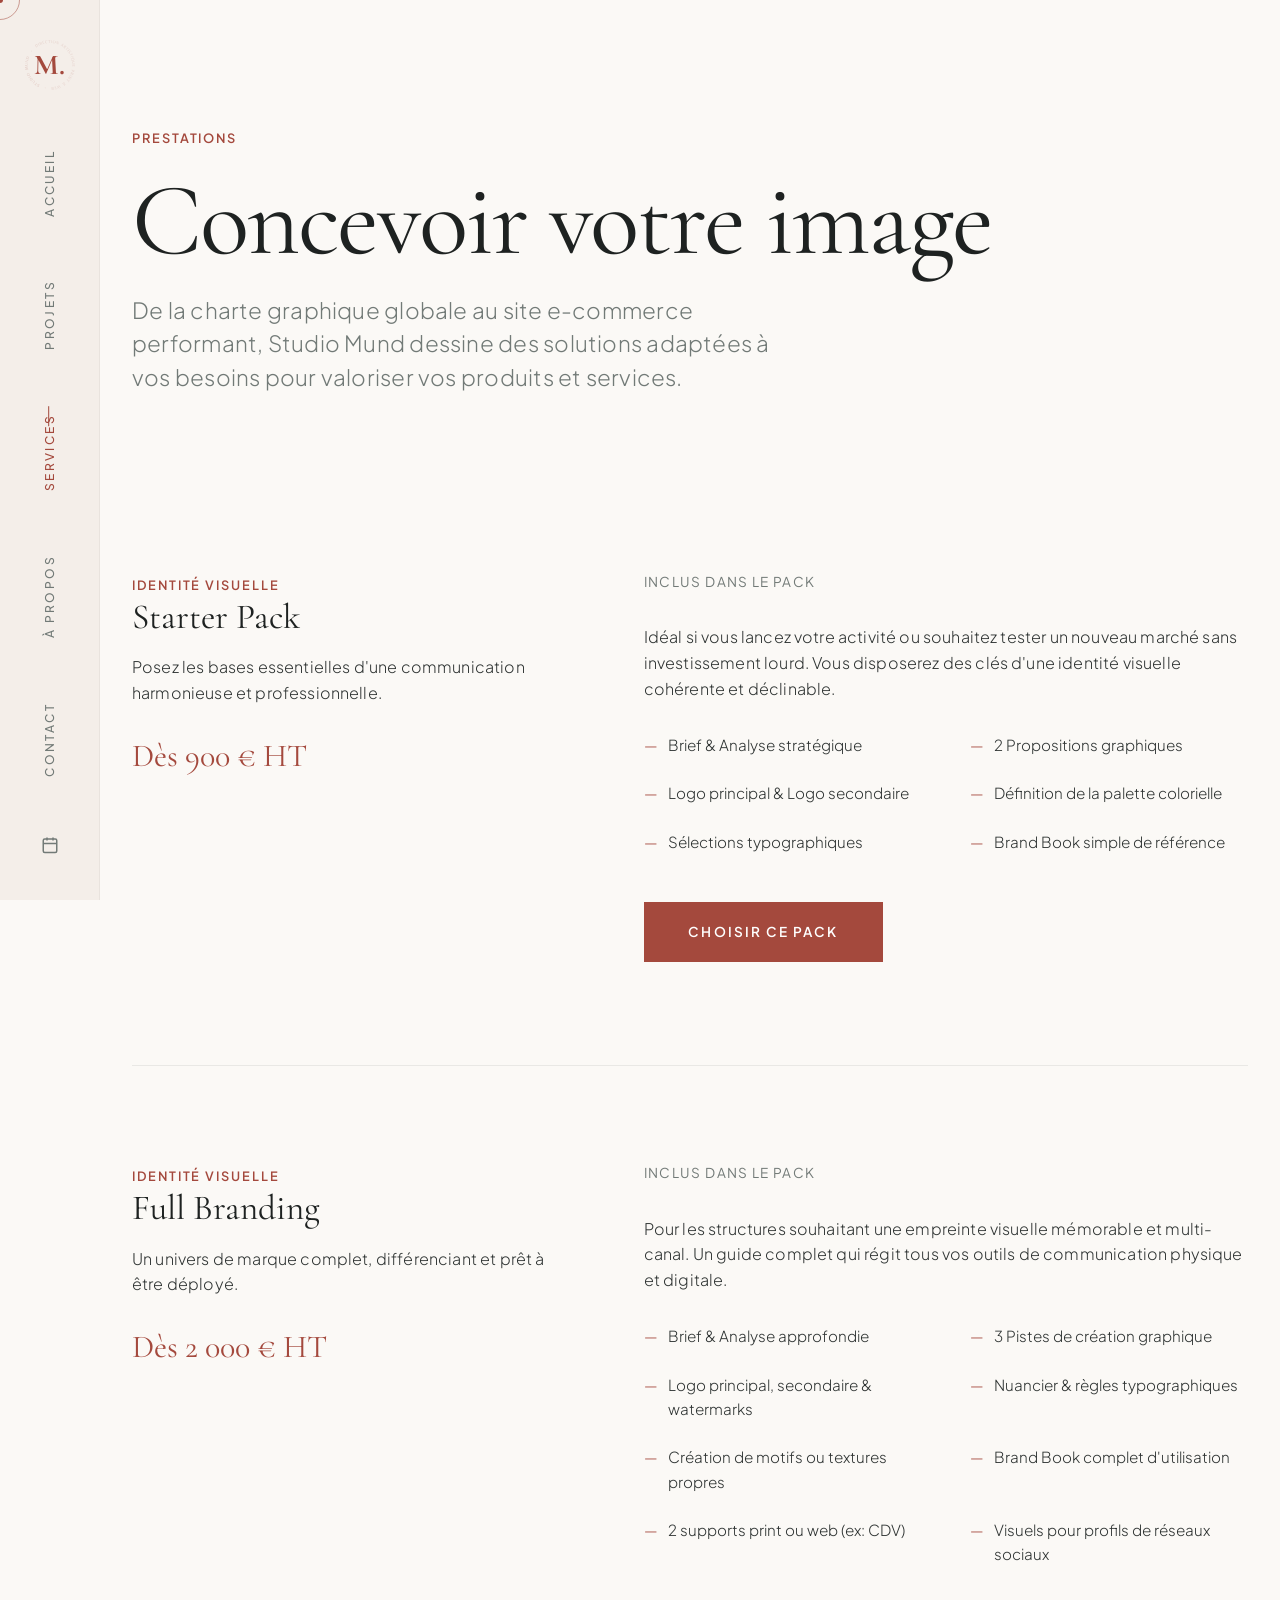
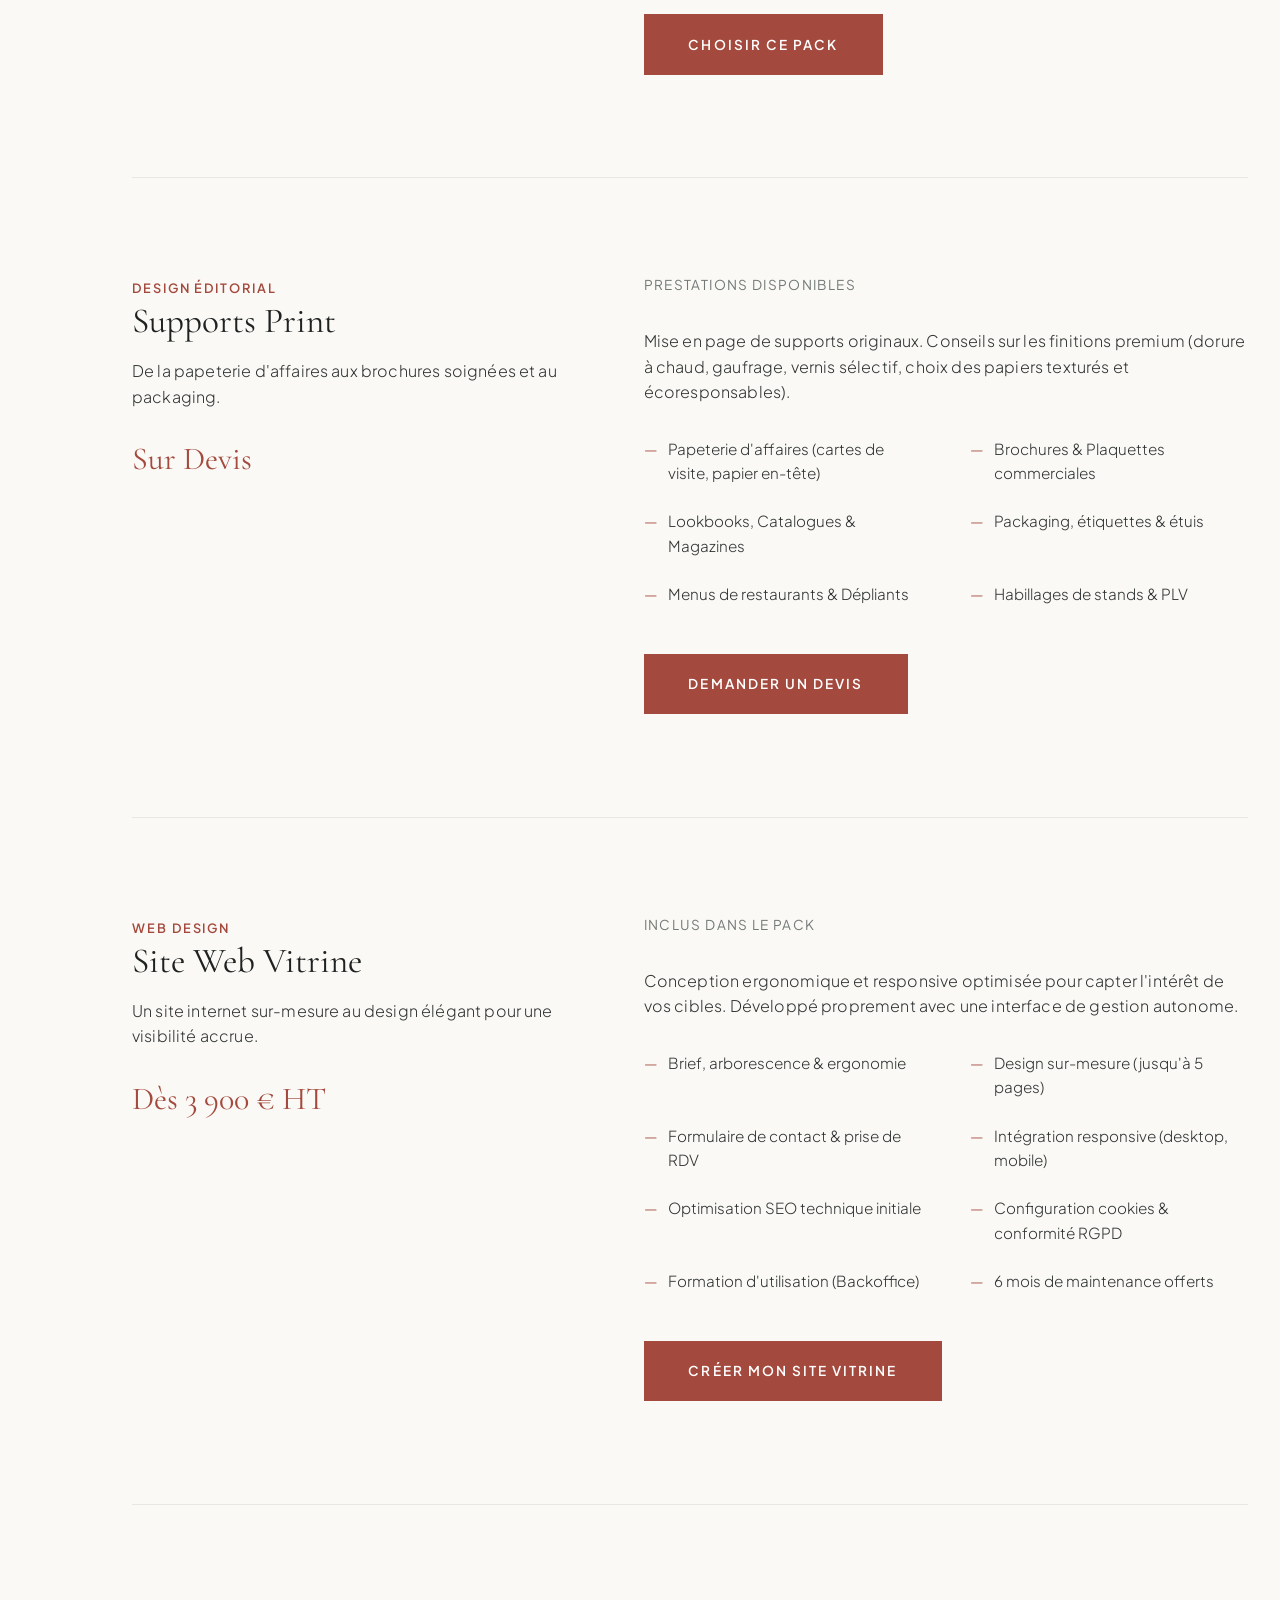
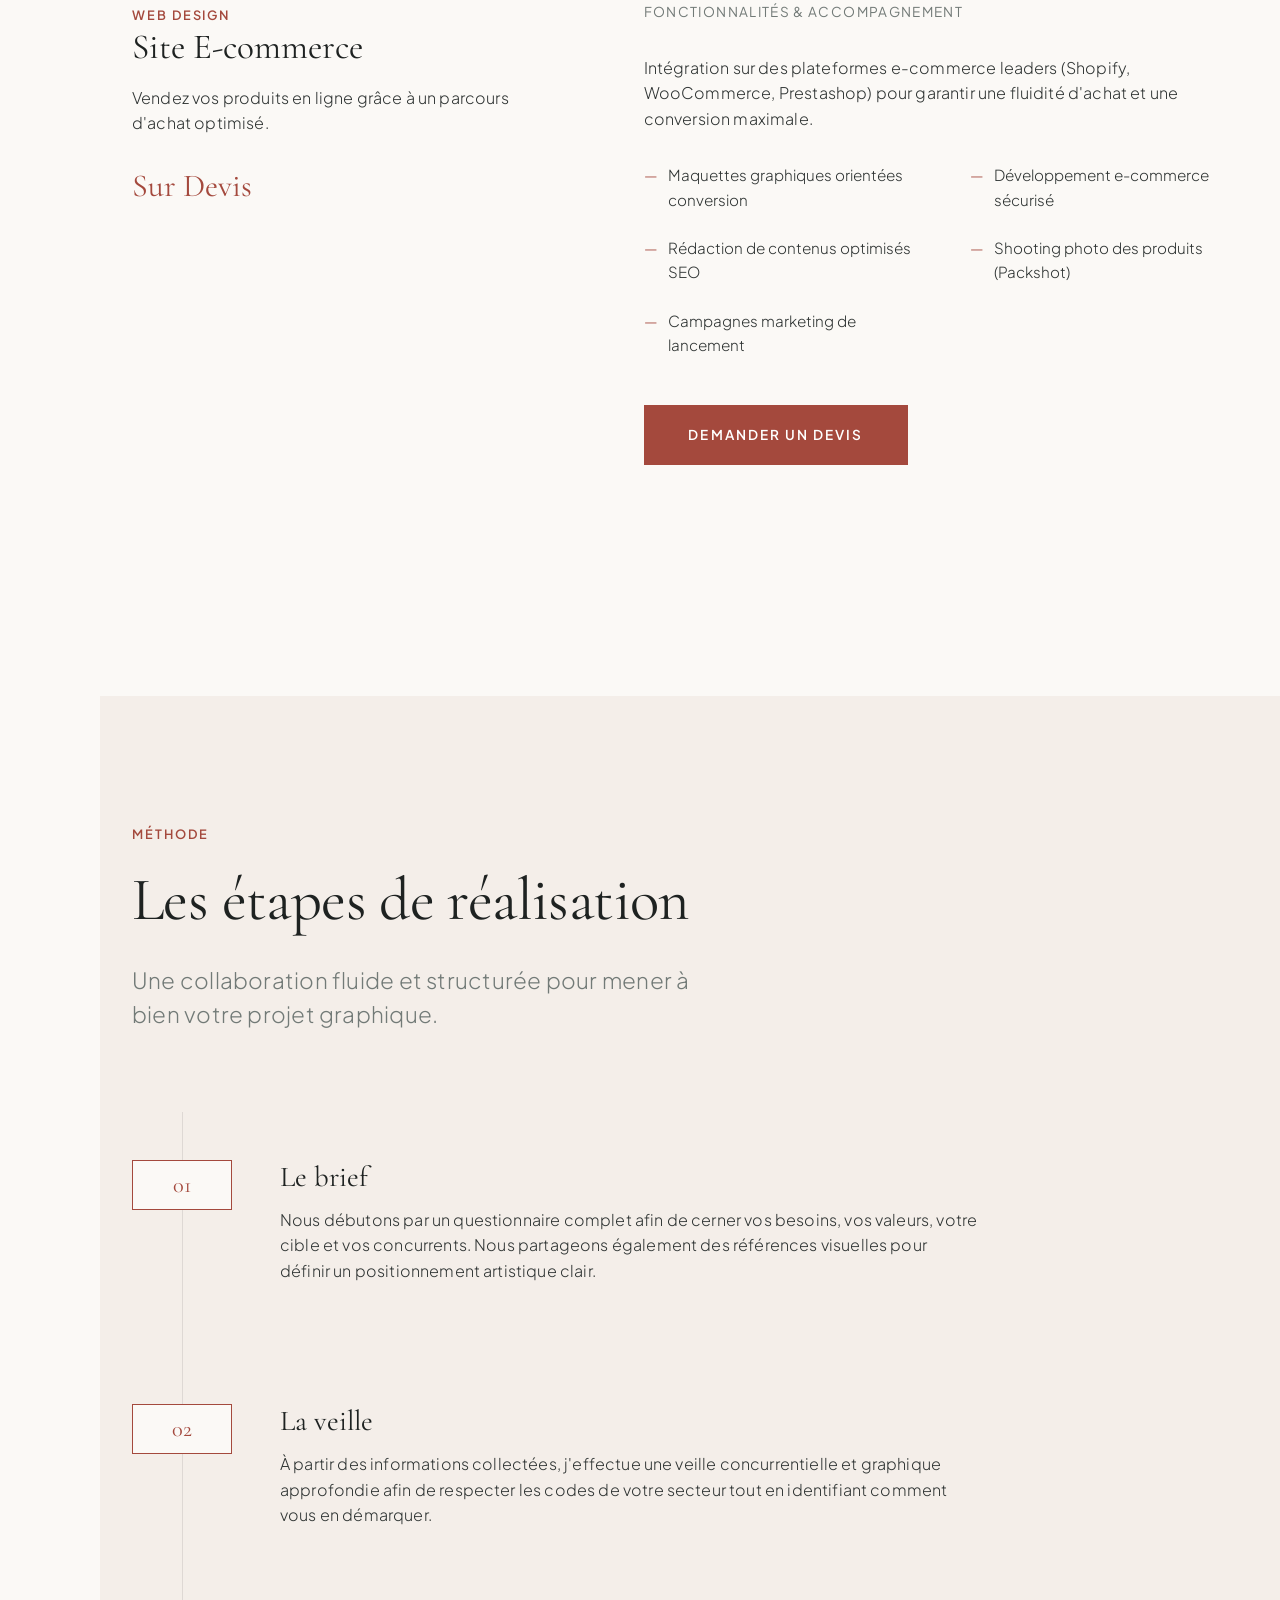
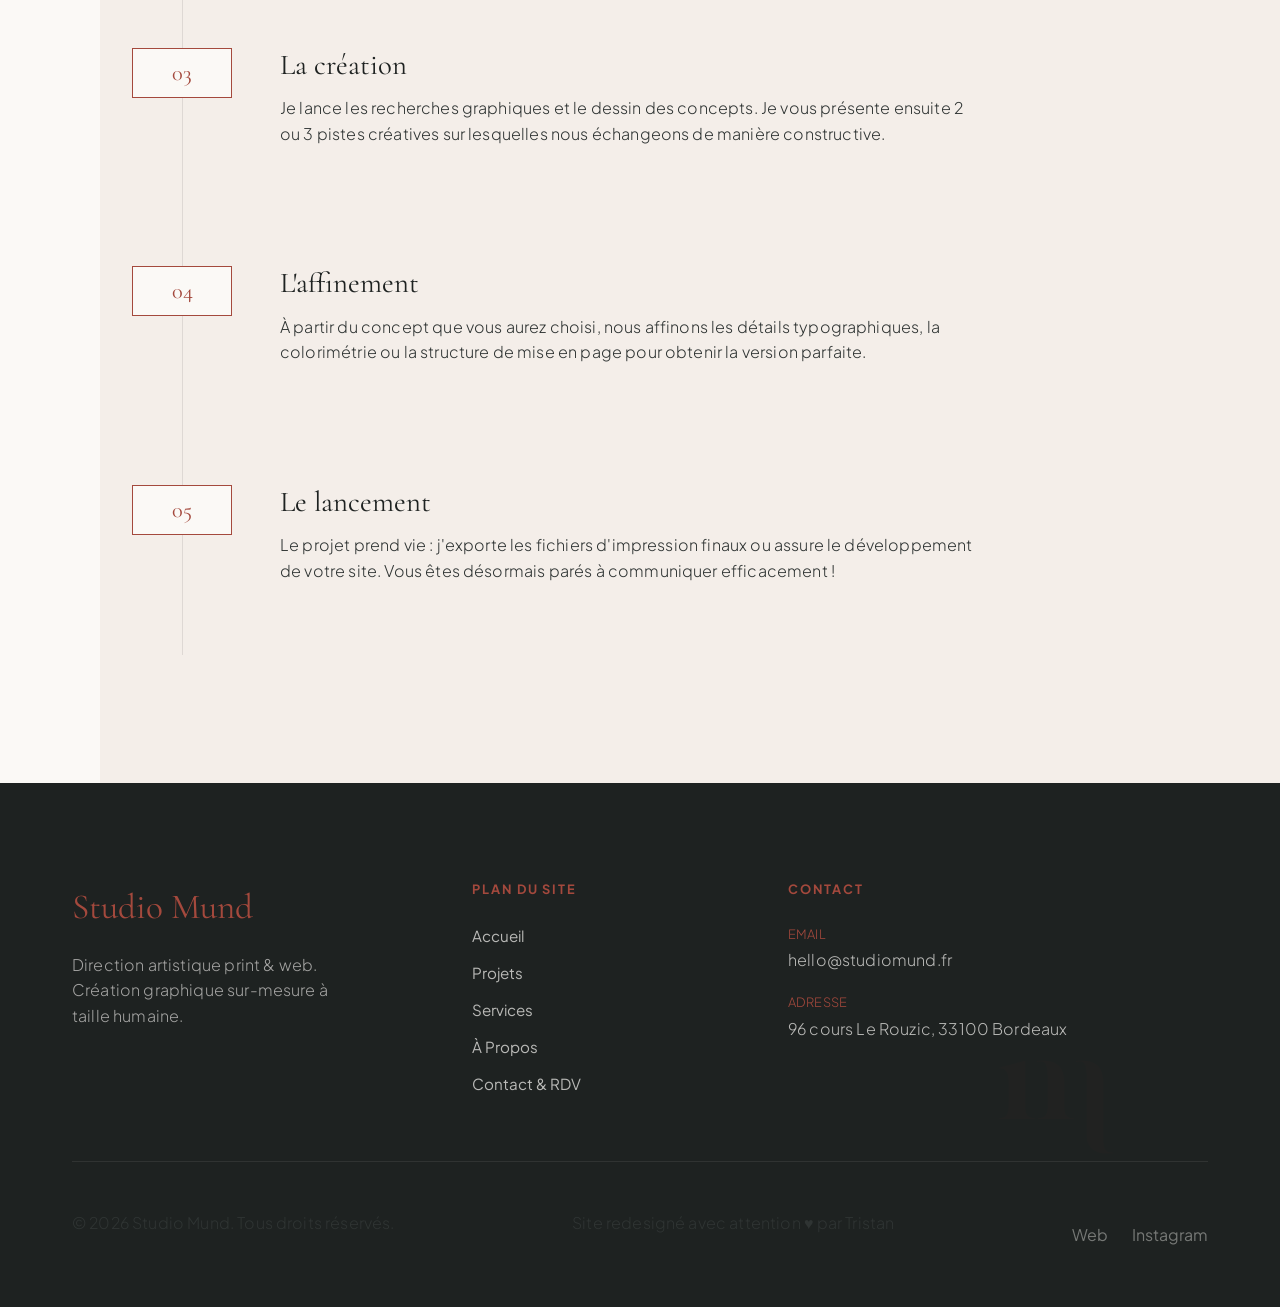
<file: services.html>
<!DOCTYPE html>
<html lang="fr">
<head>
  <meta charset="UTF-8">
  <meta name="viewport" content="width=device-width, initial-scale=1.0">
  <meta http-equiv="X-UA-Compatible" content="ie=edge">
  
  <title>Prestations & Tarifs | Services | Studio Mund Bordeaux</title>
  <meta name="description" content="Découvrez nos formules de création graphique : création d'identité visuelle (Starter Pack, Full branding), supports print et web design responsive.">
  <meta name="keywords" content="tarifs graphiste bordeaux, starter pack logo, full branding prix, creation site vitrine bordeaux, prestations graphiques">
  
  <!-- Favicons -->
  <link rel="icon" type="image/png" href="assets/favicon-32x32.png">
  
  <!-- Stylesheets -->
  <link rel="stylesheet" href="style.css">
</head>
<body>

  <!-- Custom Cursor -->
  <div class="custom-cursor custom-cursor--inner"></div>
  <div class="custom-cursor custom-cursor--outer"></div>

  <!-- Page Loader -->
  <div class="page-loader">
    <div class="loader-watermark-container">
      <img src="assets/StudioMund-watermark1-rouge_0f592fff.svg" alt="Watermark 1">
      <img src="assets/StudioMund-watermark2-rouge_172413af.svg" alt="Watermark 2">
    </div>
  </div>

  <!-- Desktop Navigation Sidebar -->
  <aside class="nav-sidebar">
    <div class="nav-brand">
      <img src="assets/StudioMund-watermark1-rouge_0f592fff.svg" alt="Studio Mund" class="nav-brand-watermark">
      <a href="index.html" class="nav-brand-text">M.</a>
    </div>
    
    <nav class="nav-links-vertical">
      <a href="index.html" class="nav-link-item">Accueil</a>
      <a href="projets.html" class="nav-link-item">Projets</a>
      <a href="services.html" class="nav-link-item active">Services</a>
      <a href="agence.html" class="nav-link-item">À Propos</a>
      <a href="contact.html" class="nav-link-item">Contact</a>
    </nav>
    
    <div class="nav-footer-socials">
      <a href="contact.html" title="Prendre Rendez-vous" class="clickable"><svg width="18" height="18" viewBox="0 0 24 24" fill="none" stroke="currentColor" stroke-width="2"><rect x="3" y="4" width="18" height="18" rx="2" ry="2"></rect><line x1="16" y1="2" x2="16" y2="6"></line><line x1="8" y1="2" x2="8" y2="6"></line><line x1="3" y1="10" x2="21" y2="10"></line></svg></a>
    </div>
  </aside>

  <!-- Mobile Navigation Header -->
  <header class="mobile-header">
    <a href="index.html" class="mobile-brand">Studio Mund</a>
    <button class="hamburger" aria-label="Menu Toggle">
      <span></span>
      <span></span>
      <span></span>
    </button>
  </header>

  <!-- Mobile Navigation Overlay Menu -->
  <div class="mobile-menu-overlay">
    <nav class="mobile-menu-links">
      <a href="index.html">Accueil</a>
      <a href="projets.html">Projets</a>
      <a href="services.html" class="active">Services</a>
      <a href="agence.html">À Propos</a>
      <a href="contact.html">Contact</a>
      <a href="contact.html" class="cta-nav-mobile">Prendre RDV</a>
    </nav>
  </div>

  <!-- Main Content Space -->
  <main>
    
    <!-- Services Introduction -->
    <section class="section-padding">
      <div class="container">
        <header style="margin-bottom: 5rem;" class="reveal">
          <span class="text-uppercase text-primary" style="display:block; margin-bottom:1.5rem;">Prestations</span>
          <h1>Concevoir votre image</h1>
          <p class="lead" style="max-width: 650px; margin-top:1.5rem;">De la charte graphique globale au site e-commerce performant, Studio Mund dessine des solutions adaptées à vos besoins pour valoriser vos produits et services.</p>
        </header>

        <!-- Services Details Grid (Asymmetric) -->
        <h2 class="sr-only">Nos formules d'accompagnement créatif</h2>
        <div class="services-packages-list">
          
          <!-- Package 1: Starter Pack -->
          <div class="service-package reveal">
            <div class="service-header-col">
              <span class="text-uppercase text-primary">Identité Visuelle</span>
              <h3>Starter Pack</h3>
              <p>Posez les bases essentielles d'une communication harmonieuse et professionnelle.</p>
              <span class="service-price">Dès 900 € HT</span>
            </div>
            <div class="service-desc-col">
              <h4>Inclus dans le pack</h4>
              <p>Idéal si vous lancez votre activité ou souhaitez tester un nouveau marché sans investissement lourd. Vous disposerez des clés d'une identité visuelle cohérente et déclinable.</p>
              <ul class="service-features-list">
                <li class="service-feature-li">Brief & Analyse stratégique</li>
                <li class="service-feature-li">2 Propositions graphiques</li>
                <li class="service-feature-li">Logo principal & Logo secondaire</li>
                <li class="service-feature-li">Définition de la palette colorielle</li>
                <li class="service-feature-li">Sélections typographiques</li>
                <li class="service-feature-li">Brand Book simple de référence</li>
              </ul>
              <a href="contact.html" class="btn-primary" style="margin-top: 3rem;">Choisir ce pack</a>
            </div>
          </div>

          <!-- Package 2: Full Branding -->
          <div class="service-package reveal">
            <div class="service-header-col">
              <span class="text-uppercase text-primary">Identité Visuelle</span>
              <h3>Full Branding</h3>
              <p>Un univers de marque complet, différenciant et prêt à être déployé.</p>
              <span class="service-price">Dès 2 000 € HT</span>
            </div>
            <div class="service-desc-col">
              <h4>Inclus dans le pack</h4>
              <p>Pour les structures souhaitant une empreinte visuelle mémorable et multi-canal. Un guide complet qui régit tous vos outils de communication physique et digitale.</p>
              <ul class="service-features-list">
                <li class="service-feature-li">Brief & Analyse approfondie</li>
                <li class="service-feature-li">3 Pistes de création graphique</li>
                <li class="service-feature-li">Logo principal, secondaire & watermarks</li>
                <li class="service-feature-li">Nuancier & règles typographiques</li>
                <li class="service-feature-li">Création de motifs ou textures propres</li>
                <li class="service-feature-li">Brand Book complet d'utilisation</li>
                <li class="service-feature-li">2 supports print ou web (ex: CDV)</li>
                <li class="service-feature-li">Visuels pour profils de réseaux sociaux</li>
              </ul>
              <a href="contact.html" class="btn-primary" style="margin-top: 3rem;">Choisir ce pack</a>
            </div>
          </div>

          <!-- Package 3: Print -->
          <div class="service-package reveal">
            <div class="service-header-col">
              <span class="text-uppercase text-primary">Design Éditorial</span>
              <h3>Supports Print</h3>
              <p>De la papeterie d'affaires aux brochures soignées et au packaging.</p>
              <span class="service-price">Sur Devis</span>
            </div>
            <div class="service-desc-col">
              <h4>Prestations disponibles</h4>
              <p>Mise en page de supports originaux. Conseils sur les finitions premium (dorure à chaud, gaufrage, vernis sélectif, choix des papiers texturés et écoresponsables).</p>
              <ul class="service-features-list">
                <li class="service-feature-li">Papeterie d'affaires (cartes de visite, papier en-tête)</li>
                <li class="service-feature-li">Brochures & Plaquettes commerciales</li>
                <li class="service-feature-li">Lookbooks, Catalogues & Magazines</li>
                <li class="service-feature-li">Packaging, étiquettes & étuis</li>
                <li class="service-feature-li">Menus de restaurants & Dépliants</li>
                <li class="service-feature-li">Habillages de stands & PLV</li>
              </ul>
              <a href="contact.html" class="btn-primary" style="margin-top: 3rem;">Demander un devis</a>
            </div>
          </div>

          <!-- Package 4: Site Vitrine -->
          <div class="service-package reveal">
            <div class="service-header-col">
              <span class="text-uppercase text-primary">Web Design</span>
              <h3>Site Web Vitrine</h3>
              <p>Un site internet sur-mesure au design élégant pour une visibilité accrue.</p>
              <span class="service-price">Dès 3 900 € HT</span>
            </div>
            <div class="service-desc-col">
              <h4>Inclus dans le pack</h4>
              <p>Conception ergonomique et responsive optimisée pour capter l'intérêt de vos cibles. Développé proprement avec une interface de gestion autonome.</p>
              <ul class="service-features-list">
                <li class="service-feature-li">Brief, arborescence & ergonomie</li>
                <li class="service-feature-li">Design sur-mesure (jusqu'à 5 pages)</li>
                <li class="service-feature-li">Formulaire de contact & prise de RDV</li>
                <li class="service-feature-li">Intégration responsive (desktop, mobile)</li>
                <li class="service-feature-li">Optimisation SEO technique initiale</li>
                <li class="service-feature-li">Configuration cookies & conformité RGPD</li>
                <li class="service-feature-li">Formation d'utilisation (Backoffice)</li>
                <li class="service-feature-li">6 mois de maintenance offerts</li>
              </ul>
              <a href="contact.html" class="btn-primary" style="margin-top: 3rem;">Créer mon site vitrine</a>
            </div>
          </div>

          <!-- Package 5: Site E-commerce -->
          <div class="service-package reveal">
            <div class="service-header-col">
              <span class="text-uppercase text-primary">Web Design</span>
              <h3>Site E-commerce</h3>
              <p>Vendez vos produits en ligne grâce à un parcours d'achat optimisé.</p>
              <span class="service-price">Sur Devis</span>
            </div>
            <div class="service-desc-col">
              <h4>Fonctionnalités & Accompagnement</h4>
              <p>Intégration sur des plateformes e-commerce leaders (Shopify, WooCommerce, Prestashop) pour garantir une fluidité d'achat et une conversion maximale.</p>
              <ul class="service-features-list">
                <li class="service-feature-li">Maquettes graphiques orientées conversion</li>
                <li class="service-feature-li">Développement e-commerce sécurisé</li>
                <li class="service-feature-li">Rédaction de contenus optimisés SEO</li>
                <li class="service-feature-li">Shooting photo des produits (Packshot)</li>
                <li class="service-feature-li">Campagnes marketing de lancement</li>
              </ul>
              <a href="contact.html" class="btn-primary" style="margin-top: 3rem;">Demander un devis</a>
            </div>
          </div>

        </div>
      </div>
    </section>

    <!-- Creative Process Timeline -->
    <section class="section-padding process-sec">
      <div class="container">
        <div class="reveal">
          <span class="text-uppercase text-primary" style="display:block; margin-bottom:1.5rem;">Méthode</span>
          <h2>Les étapes de réalisation</h2>
          <p class="lead" style="max-width: 600px;">Une collaboration fluide et structurée pour mener à bien votre projet graphique.</p>
        </div>
        
        <div class="process-timeline stagger-parent">
          
          <div class="process-step reveal">
            <div class="process-badge">01</div>
            <div class="process-step-info">
              <h3 class="process-step-title">Le brief</h3>
              <p>Nous débutons par un questionnaire complet afin de cerner vos besoins, vos valeurs, votre cible et vos concurrents. Nous partageons également des références visuelles pour définir un positionnement artistique clair.</p>
            </div>
          </div>

          <div class="process-step reveal">
            <div class="process-badge">02</div>
            <div class="process-step-info">
              <h3 class="process-step-title">La veille</h3>
              <p>À partir des informations collectées, j'effectue une veille concurrentielle et graphique approfondie afin de respecter les codes de votre secteur tout en identifiant comment vous en démarquer.</p>
            </div>
          </div>

          <div class="process-step reveal">
            <div class="process-badge">03</div>
            <div class="process-step-info">
              <h3 class="process-step-title">La création</h3>
              <p>Je lance les recherches graphiques et le dessin des concepts. Je vous présente ensuite 2 ou 3 pistes créatives sur lesquelles nous échangeons de manière constructive.</p>
            </div>
          </div>

          <div class="process-step reveal">
            <div class="process-badge">04</div>
            <div class="process-step-info">
              <h3 class="process-step-title">L'affinement</h3>
              <p>À partir du concept que vous aurez choisi, nous affinons les détails typographiques, la colorimétrie ou la structure de mise en page pour obtenir la version parfaite.</p>
            </div>
          </div>

          <div class="process-step reveal">
            <div class="process-badge">05</div>
            <div class="process-step-info">
              <h3 class="process-step-title">Le lancement</h3>
              <p>Le projet prend vie : j'exporte les fichiers d'impression finaux ou assure le développement de votre site. Vous êtes désormais parés à communiquer efficacement !</p>
            </div>
          </div>

        </div>
      </div>
    </section>

  </main>

  <!-- Shared Footer -->
  <footer class="main-footer">
    <img src="assets/StudioMund-watermark2-rouge_172413af.svg" alt="Watermark logo" class="footer-logo-watermark">
    <div class="container">
      <div class="footer-grid">
        <div class="footer-brand">
          <h4>Studio Mund</h4>
          <p>Direction artistique print & web. Création graphique sur-mesure à taille humaine.</p>
        </div>
        <div class="footer-links">
          <h5>Plan du site</h5>
          <nav class="footer-links-list">
            <a href="index.html">Accueil</a>
            <a href="projets.html">Projets</a>
            <a href="services.html">Services</a>
            <a href="agence.html">À Propos</a>
            <a href="contact.html">Contact & RDV</a>
          </nav>
        </div>
        <div class="footer-contact">
          <h5>Contact</h5>
          <div class="footer-contact-info">
            <p><span>Email</span>hello@studiomund.fr</p>
            <p><span>Adresse</span>96 cours Le Rouzic, 33100 Bordeaux</p>
          </div>
        </div>
      </div>
      
      <div class="footer-bottom">
        <p>&copy; 2026 Studio Mund. Tous droits réservés.</p>
        <p>Site redesigné avec attention ♥ par Tristan</p>
        <div class="footer-socials">
          <a href="https://studiomund.fr" target="_blank" class="clickable">Web</a>
          <a href="https://www.instagram.com/studio_mund/" target="_blank" class="clickable">Instagram</a>
        </div>
      </div>
    </div>
  </footer>

  <!-- Scripts -->
  <script src="script.js"></script>
</body>
</html>
</file>
<file: style.css>
/* ==========================================================================
   STUDIO MUND - DESIGN SYSTEM & STYLESHEET
   ========================================================================== */

/* 1. Imports & Fonts */
@import url('https://fonts.googleapis.com/css2?family=Cormorant+Garamond:ital,wght@0,300;0,400;0,500;0,600;0,700;1,400&family=Plus+Jakarta+Sans:wght@300;400;500;600;700&display=swap');

/* 2. Core variables & Reset */
:root {
  --color-primary: #a4493d; /* Warm Terracotta Red */
  --color-primary-rgb: 164, 73, 61;
  --color-dark: #1e2221;    /* Charcoal/Black */
  --color-dark-rgb: 30, 34, 33;
  --color-bg-warm: #fbf9f6; /* Warm Cream background */
  --color-bg-sand: #f4eee9; /* Slightly darker sand accent */
  --color-text: #2f3433;    /* Main text color */
  --color-text-muted: #727a77; /* Muted text */
  --color-white: #ffffff;
  
  --font-serif: 'Cormorant Garamond', Georgia, serif;
  --font-sans: 'Plus Jakarta Sans', Helvetica, Arial, sans-serif;
  
  --sidebar-width: 100px;
  --transition-smooth: all 0.5s cubic-bezier(0.25, 1, 0.5, 1);
  --transition-fast: all 0.25s ease;
}

* {
  box-sizing: border-box;
  margin: 0;
  padding: 0;
}

html {
  scroll-behavior: smooth;
  background-color: var(--color-bg-warm);
  font-size: 16px;
  -webkit-font-smoothing: antialiased;
}

body {
  font-family: var(--font-sans);
  color: var(--color-text);
  background-color: var(--color-bg-warm);
  line-height: 1.6;
  overflow-x: hidden;
  position: relative;
}

/* Custom Scrollbar */
::-webkit-scrollbar {
  width: 6px;
}
::-webkit-scrollbar-track {
  background: var(--color-bg-warm);
}
::-webkit-scrollbar-thumb {
  background: var(--color-primary);
  border-radius: 3px;
}

/* Utility Layouts */
.container {
  width: 100%;
  max-width: 1200px;
  margin: 0 auto;
  padding: 0 2rem;
}

.section-padding {
  padding: 8rem 0;
}

a {
  color: inherit;
  text-decoration: none;
  transition: var(--transition-fast);
}

img {
  max-width: 100%;
  height: auto;
  display: block;
}

li {
  list-style: none;
}

/* Typography */
h1, h2, h3, h4, .serif-font {
  font-family: var(--font-serif);
  font-weight: 400;
  color: var(--color-dark);
}

h1 {
  font-size: clamp(2.5rem, 8vw, 6.5rem);
  line-height: 0.95;
  letter-spacing: -0.02em;
}

h2 {
  font-size: clamp(2rem, 5vw, 3.8rem);
  line-height: 1.05;
  margin-bottom: 2rem;
  letter-spacing: -0.01em;
}

h3 {
  font-size: clamp(1.5rem, 3vw, 2.2rem);
  line-height: 1.2;
  margin-bottom: 1rem;
}

p {
  font-size: 1rem;
  font-weight: 300;
  letter-spacing: 0.01em;
  color: var(--color-text);
  margin-bottom: 1.5rem;
}

p.lead {
  font-size: clamp(1.1rem, 2vw, 1.4rem);
  font-weight: 300;
  line-height: 1.5;
  color: var(--color-text-muted);
}

.text-uppercase {
  text-transform: uppercase;
  letter-spacing: 0.15em;
  font-size: 0.8rem;
  font-weight: 600;
}

.text-primary {
  color: var(--color-primary);
}

/* Custom Cursor */
.custom-cursor--inner,
.custom-cursor--outer {
  position: fixed;
  top: 0;
  left: 0;
  border-radius: 50%;
  pointer-events: none;
  transform: translate(-50%, -50%);
  transition: width 0.3s, height 0.3s, background-color 0.3s, opacity 0.3s;
  z-index: 9999;
}
.custom-cursor--inner {
  width: 6px;
  height: 6px;
  background-color: var(--color-primary);
}
.custom-cursor--outer {
  width: 40px;
  height: 40px;
  border: 1px solid var(--color-primary);
  opacity: 0.5;
}
body.hovering-clickable .custom-cursor--outer {
  width: 60px;
  height: 60px;
  background-color: rgba(164, 73, 61, 0.1);
  border-color: var(--color-primary);
  opacity: 1;
}
body.hovering-clickable .custom-cursor--inner {
  width: 10px;
  height: 10px;
}

/* Page Loader */
.page-loader {
  position: fixed;
  top: 0;
  left: 0;
  width: 100vw;
  height: 100vh;
  background-color: var(--color-bg-warm);
  z-index: 10000;
  display: flex;
  justify-content: center;
  align-items: center;
  transition: opacity 0.8s cubic-bezier(0.77, 0, 0.175, 1);
}
.page-loader.fade-out {
  opacity: 0;
  pointer-events: none;
  visibility: hidden;
}
.loader-watermark-container {
  position: relative;
  width: 150px;
  height: 150px;
}
.loader-watermark-container img {
  position: absolute;
  top: 0;
  left: 0;
  width: 100%;
  height: 100%;
  animation: rotateLoader 15s linear infinite;
}
.loader-watermark-container img:last-child {
  animation-direction: reverse;
  animation-duration: 25s;
}

@keyframes rotateLoader {
  from { transform: rotate(0deg); }
  to { transform: rotate(360deg); }
}

/* 3. Navigation Sidebar (Desktop-fixed Left) */
.nav-sidebar {
  position: fixed;
  top: 0;
  left: 0;
  width: var(--sidebar-width);
  height: 100vh;
  background-color: var(--color-bg-sand);
  border-right: 1px solid rgba(30, 34, 33, 0.05);
  display: flex;
  flex-direction: column;
  justify-content: space-between;
  align-items: center;
  padding: 2.5rem 0;
  z-index: 900;
  transition: var(--transition-smooth);
}

.nav-brand {
  position: relative;
  width: 50px;
  height: 50px;
}
.nav-brand-watermark {
  position: absolute;
  top: 0;
  left: 0;
  width: 100%;
  height: 100%;
  opacity: 0.15;
  transition: var(--transition-smooth);
}
.nav-brand:hover .nav-brand-watermark {
  opacity: 0.6;
  transform: rotate(45deg);
}
.nav-brand-text {
  font-family: var(--font-serif);
  font-size: 1.8rem;
  font-weight: 700;
  color: var(--color-primary);
  display: flex;
  justify-content: center;
  align-items: center;
  width: 100%;
  height: 100%;
  z-index: 2;
  position: relative;
}

/* Nav Menu trigger (minimal circular or hamburger list in sidebar) */
.nav-links-vertical {
  display: flex;
  flex-direction: column;
  gap: 3rem;
  align-items: center;
}

.nav-link-item {
  writing-mode: vertical-rl;
  transform: rotate(180deg);
  font-family: var(--font-sans);
  text-transform: uppercase;
  font-size: 0.75rem;
  font-weight: 500;
  letter-spacing: 0.2em;
  color: var(--color-text-muted);
  position: relative;
  padding: 0.5rem 0;
}
.nav-link-item:hover,
.nav-link-item.active {
  color: var(--color-primary);
}
.nav-link-item::after {
  content: '';
  position: absolute;
  bottom: 0;
  left: 50%;
  width: 1px;
  height: 0;
  background-color: var(--color-primary);
  transition: var(--transition-smooth);
}
.nav-link-item:hover::after,
.nav-link-item.active::after {
  height: 20px;
}

.nav-footer-socials {
  display: flex;
  flex-direction: column;
  gap: 1rem;
}
.nav-footer-socials a {
  color: var(--color-text-muted);
  font-size: 0.9rem;
}
.nav-footer-socials a:hover {
  color: var(--color-primary);
  transform: translateY(-2px);
}

/* Mobile Header / Nav Toggle */
.mobile-header {
  display: none;
  position: fixed;
  top: 0;
  left: 0;
  width: 100%;
  height: 70px;
  background-color: var(--color-bg-warm);
  border-bottom: 1px solid rgba(30, 34, 33, 0.05);
  padding: 0 1.5rem;
  justify-content: space-between;
  align-items: center;
  z-index: 1010;
}
.mobile-brand {
  font-family: var(--font-serif);
  font-size: 1.5rem;
  font-weight: 700;
  color: var(--color-primary);
}
.hamburger {
  background: none;
  border: none;
  cursor: pointer;
  width: 30px;
  height: 20px;
  position: relative;
  display: flex;
  flex-direction: column;
  justify-content: space-between;
  z-index: 1001;
}
.hamburger span {
  display: block;
  width: 100%;
  height: 2px;
  background-color: var(--color-dark);
  transition: var(--transition-fast);
}
.hamburger.open span:nth-child(1) {
  transform: translateY(9px) rotate(45deg);
  background-color: var(--color-white);
}
.hamburger.open span:nth-child(2) {
  opacity: 0;
}
.hamburger.open span:nth-child(3) {
  transform: translateY(-9px) rotate(-45deg);
  background-color: var(--color-white);
}

/* Fullscreen Menu Overlay for Mobile */
.mobile-menu-overlay {
  position: fixed;
  top: 0;
  left: 0;
  width: 100%;
  height: 100%;
  background-color: var(--color-dark);
  z-index: 1000;
  display: none;
  flex-direction: column;
  justify-content: center;
  align-items: center;
  pointer-events: none;
}
.mobile-menu-overlay.open {
  display: flex;
  pointer-events: auto;
  animation: fadeInMenu 0.4s ease forwards;
}
@keyframes fadeInMenu {
  from { opacity: 0; }
  to { opacity: 1; }
}
.mobile-menu-links {
  display: flex;
  flex-direction: column;
  align-items: center;
  gap: 2.5rem;
}
.mobile-menu-links a {
  font-family: var(--font-serif);
  font-size: 2.5rem;
  color: var(--color-bg-warm);
}
.mobile-menu-links a:hover,
.mobile-menu-links a.active {
  color: var(--color-primary);
}
.mobile-menu-links .cta-nav-mobile {
  background-color: var(--color-primary);
  color: var(--color-white);
  padding: 1rem 2rem;
  border-radius: 40px;
  font-family: var(--font-sans);
  font-size: 1rem;
  text-transform: uppercase;
  letter-spacing: 0.1em;
  margin-top: 1rem;
}

/* Main Layout Offset (For Left Sidebar) */
main {
  margin-left: var(--sidebar-width);
}

/* 4. Page Elements & Asymmetry */

/* Hero Section */
.hero-sec {
  height: 100vh;
  display: flex;
  align-items: center;
  position: relative;
  overflow: hidden;
  background-color: var(--color-bg-warm);
}
.hero-watermark {
  position: absolute;
  right: -10%;
  top: 50%;
  transform: translateY(-50%);
  width: 50vw;
  max-width: 800px;
  height: auto;
  opacity: 0.04;
  pointer-events: none;
  animation: rotateLoader 120s linear infinite;
}
.hero-content {
  position: relative;
  z-index: 5;
  width: 100%;
}
.hero-tag {
  color: var(--color-primary);
  margin-bottom: 2rem;
  display: inline-block;
}
.hero-title {
  max-width: 900px;
  margin-bottom: 2rem;
}
.hero-desc {
  max-width: 500px;
  margin-bottom: 3.5rem;
}
.cta-group {
  display: flex;
  gap: 2rem;
  align-items: center;
}

/* Buttons */
.btn-primary {
  display: inline-block;
  background-color: var(--color-primary);
  color: var(--color-white);
  padding: 1.2rem 2.8rem;
  font-family: var(--font-sans);
  font-size: 0.85rem;
  text-transform: uppercase;
  letter-spacing: 0.15em;
  font-weight: 600;
  border: none;
  border-radius: 0;
  cursor: pointer;
  position: relative;
  overflow: hidden;
  z-index: 1;
}
.btn-primary::after {
  content: '';
  position: absolute;
  top: 0;
  left: 0;
  width: 100%;
  height: 100%;
  background-color: var(--color-dark);
  transform: scaleX(0);
  transform-origin: right;
  transition: transform 0.5s cubic-bezier(0.77, 0, 0.175, 1);
  z-index: -1;
}
.btn-primary:hover::after {
  transform: scaleX(1);
  transform-origin: left;
}

.btn-secondary {
  display: inline-block;
  color: var(--color-dark);
  font-family: var(--font-sans);
  font-size: 0.85rem;
  text-transform: uppercase;
  letter-spacing: 0.15em;
  font-weight: 600;
  position: relative;
  padding: 1rem 0;
}
.btn-secondary::after {
  content: '';
  position: absolute;
  bottom: 0;
  left: 0;
  width: 100%;
  height: 2px;
  background-color: var(--color-primary);
  transform: scaleX(0.2);
  transform-origin: left;
  transition: var(--transition-smooth);
}
.btn-secondary:hover::after {
  transform: scaleX(1);
}

.scroll-indicator {
  position: absolute;
  bottom: 2.5rem;
  left: 2rem;
  display: flex;
  align-items: center;
  gap: 1rem;
  font-size: 0.75rem;
  text-transform: uppercase;
  letter-spacing: 0.2em;
  color: var(--color-text-muted);
}
.scroll-indicator-line {
  width: 40px;
  height: 1px;
  background-color: var(--color-text-muted);
  position: relative;
  overflow: hidden;
}
.scroll-indicator-line::after {
  content: '';
  position: absolute;
  top: 0;
  left: 0;
  width: 15px;
  height: 100%;
  background-color: var(--color-primary);
  animation: scrollLine 2s infinite ease-in-out;
}
@keyframes scrollLine {
  0% { left: -100%; }
  100% { left: 100%; }
}

/* Asymmetrical Content Split */
.split-section {
  display: grid;
  grid-template-columns: 4fr 6fr;
  gap: 4rem;
  align-items: center;
}
.split-text-col {
  padding-right: 2rem;
}
.split-img-col {
  position: relative;
}
.split-img-col.asym-offset {
  transform: translateY(2rem);
}
.frame-decor {
  position: relative;
  background-color: var(--color-bg-sand);
  padding: 1.5rem;
}
.frame-decor::after {
  content: '';
  position: absolute;
  top: -15px;
  left: -15px;
  right: 15px;
  bottom: 15px;
  border: 1px solid rgba(164, 73, 61, 0.2);
  pointer-events: none;
  z-index: -1;
}

/* Asymmetric 3-Column lists (anti-cards) */
.feature-list {
  display: grid;
  grid-template-columns: repeat(4, 1fr);
  gap: 2.5rem;
}
.feature-item {
  border-top: 1px solid rgba(30, 34, 33, 0.1);
  padding-top: 2rem;
}
.feature-num {
  font-family: var(--font-serif);
  font-size: 2.2rem;
  color: var(--color-primary);
  margin-bottom: 1rem;
  display: block;
}
.feature-title {
  font-size: 1.5rem;
  margin-bottom: 1rem;
}
.feature-text {
  color: var(--color-text-muted);
  font-weight: 300;
  font-size: 0.95rem;
}

/* Portfolio Masonry Grid (Irregular / Masonry layout) */
.portfolio-grid {
  display: grid;
  grid-template-columns: repeat(12, 1fr);
  gap: 3.5rem 2.5rem;
  margin-top: 4rem;
}
.portfolio-item {
  grid-column: span 6;
  position: relative;
}
.portfolio-item.col-small {
  grid-column: span 5;
}
.portfolio-item.col-large {
  grid-column: span 7;
}
.portfolio-item.offset-top {
  margin-top: 4rem;
}
.portfolio-item.offset-bottom {
  margin-bottom: -4rem;
}
.portfolio-media {
  width: 100%;
  overflow: hidden;
  background-color: var(--color-bg-sand);
  position: relative;
}
.portfolio-media img {
  width: 100%;
  height: 100%;
  object-fit: cover;
  transition: transform 1.2s cubic-bezier(0.25, 1, 0.5, 1);
  aspect-ratio: 4 / 5;
}
.portfolio-item:hover .portfolio-media img {
  transform: scale(1.05);
}
.portfolio-info {
  margin-top: 1.5rem;
}
.portfolio-meta {
  font-size: 0.75rem;
  text-transform: uppercase;
  letter-spacing: 0.1em;
  color: var(--color-text-muted);
  margin-bottom: 0.4rem;
}
.portfolio-name {
  font-family: var(--font-serif);
  font-size: 1.8rem;
  color: var(--color-dark);
  margin-bottom: 0.2rem;
}
.portfolio-link-btn {
  font-size: 0.8rem;
  font-weight: 500;
  color: var(--color-primary);
  display: inline-flex;
  align-items: center;
  gap: 0.5rem;
}
.portfolio-link-btn span {
  transition: transform 0.3s ease;
}
.portfolio-item:hover .portfolio-link-btn span {
  transform: translateX(5px);
}

/* Services Page CSS */
.service-package {
  display: grid;
  grid-template-columns: 5fr 7fr;
  gap: 5rem;
  border-bottom: 1px solid rgba(30, 34, 33, 0.08);
  padding: 6rem 0;
  align-items: start;
}
.service-package:last-child {
  border-bottom: none;
}
.service-header-col {
  position: sticky;
  top: 100px;
}
.service-price {
  font-family: var(--font-serif);
  font-size: 2rem;
  color: var(--color-primary);
  margin-top: 1rem;
  display: block;
}
.service-desc-col h4 {
  font-family: var(--font-sans);
  text-transform: uppercase;
  font-size: 0.85rem;
  letter-spacing: 0.1em;
  color: var(--color-text-muted);
  margin-bottom: 2rem;
}
.service-features-list {
  display: grid;
  grid-template-columns: 1fr 1fr;
  gap: 1.5rem 3rem;
  margin-top: 2rem;
}
.service-feature-li {
  position: relative;
  padding-left: 1.5rem;
  font-size: 0.95rem;
  font-weight: 300;
  color: var(--color-text);
}
.service-feature-li::before {
  content: '—';
  position: absolute;
  left: 0;
  color: var(--color-primary);
}

/* Process Timeline */
.process-sec {
  background-color: var(--color-bg-sand);
}
.process-timeline {
  margin-top: 5rem;
  display: flex;
  flex-direction: column;
  gap: 0;
  position: relative;
}
.process-timeline::before {
  content: '';
  position: absolute;
  left: 50px;
  top: 0;
  width: 1px;
  height: 100%;
  background-color: rgba(30, 34, 33, 0.1);
}
.process-step {
  display: grid;
  grid-template-columns: 100px 1fr;
  gap: 3rem;
  padding: 3rem 0;
  align-items: start;
}
.process-badge {
  width: 100px;
  height: 50px;
  background-color: var(--color-bg-warm);
  border: 1px solid var(--color-primary);
  display: flex;
  justify-content: center;
  align-items: center;
  font-family: var(--font-serif);
  font-size: 1.4rem;
  color: var(--color-primary);
  z-index: 2;
  position: relative;
}
.process-step-info {
  max-width: 700px;
}
.process-step-title {
  font-family: var(--font-serif);
  font-size: 1.8rem;
  margin-bottom: 0.8rem;
}

/* Testimonials Carousel (Pure Editorial look) */
.testimonial-sec {
  background-color: var(--color-bg-sand);
  overflow: hidden;
}
.testimonial-wrapper {
  max-width: 900px;
  margin: 0 auto;
  text-align: center;
}
.testimonial-quote {
  font-family: var(--font-serif);
  font-size: clamp(1.6rem, 3.5vw, 2.6rem);
  line-height: 1.3;
  color: var(--color-dark);
  font-style: italic;
  margin-bottom: 2.5rem;
}
.testimonial-author {
  font-family: var(--font-sans);
  font-size: 0.9rem;
  text-transform: uppercase;
  letter-spacing: 0.15em;
  color: var(--color-primary);
  font-weight: 600;
}
.testimonial-role {
  font-size: 0.8rem;
  color: var(--color-text-muted);
  margin-top: 0.3rem;
}

/* Brands Ticker */
.brands-sec {
  padding: 5rem 0;
  border-top: 1px solid rgba(30, 34, 33, 0.05);
  border-bottom: 1px solid rgba(30, 34, 33, 0.05);
  background-color: var(--color-bg-warm);
  overflow: hidden;
}
.brands-ticker {
  display: flex;
  width: 200%;
  animation: ticker 25s linear infinite;
}
.brands-ticker-inner {
  display: flex;
  width: 50%;
  justify-content: space-around;
  align-items: center;
}
.brand-logo-item {
  font-family: var(--font-serif);
  font-size: 1.8rem;
  color: rgba(30, 34, 33, 0.3);
  font-style: italic;
  transition: var(--transition-fast);
  cursor: default;
}
.brand-logo-item:hover {
  color: var(--color-primary);
}
@keyframes ticker {
  0% { transform: translate3d(0, 0, 0); }
  100% { transform: translate3d(-50%, 0, 0); }
}

/* 5. Contact & Booking Form (RDV) */
.booking-section {
  display: grid;
  grid-template-columns: 4.5fr 7.5fr;
  gap: 6rem;
  align-items: start;
}
.booking-info-col h3 {
  margin-bottom: 1.5rem;
}
.booking-contact-details {
  margin-top: 3rem;
  display: flex;
  flex-direction: column;
  gap: 1.5rem;
}
.booking-contact-item {
  display: flex;
  flex-direction: column;
}
.booking-contact-item .label {
  font-size: 0.75rem;
  text-transform: uppercase;
  color: var(--color-text-muted);
  letter-spacing: 0.1em;
  margin-bottom: 0.2rem;
}
.booking-contact-item .val {
  font-family: var(--font-serif);
  font-size: 1.5rem;
  color: var(--color-dark);
  overflow-wrap: break-word;
  word-break: break-word;
}

/* Booking Form Elements */
.booking-form {
  background-color: var(--color-bg-sand);
  padding: 4rem;
  border-left: 2px solid var(--color-primary);
}
.form-row {
  display: grid;
  grid-template-columns: 1fr 1fr;
  gap: 2rem;
  margin-bottom: 2rem;
}
.form-group {
  display: flex;
  flex-direction: column;
  position: relative;
}
.form-group.full-width {
  grid-column: span 2;
}
.form-group label {
  font-size: 0.75rem;
  text-transform: uppercase;
  font-weight: 500;
  letter-spacing: 0.1em;
  color: var(--color-text-muted);
  margin-bottom: 0.6rem;
  transition: var(--transition-fast);
}
.form-group input,
.form-group select,
.form-group textarea {
  width: 100%;
  max-width: 100%;
  background-color: transparent;
  border: none;
  border-bottom: 1px solid rgba(30, 34, 33, 0.15);
  padding: 0.8rem 0;
  font-family: var(--font-sans);
  font-size: 1rem;
  color: var(--color-dark);
  border-radius: 0;
  outline: none;
  transition: var(--transition-fast);
}
.form-group input:focus,
.form-group select:focus,
.form-group textarea:focus {
  border-bottom-color: var(--color-primary);
}
.form-group select {
  cursor: pointer;
  appearance: none;
  -webkit-appearance: none;
  background-image: url("data:image/svg+xml;utf8,<svg fill='%23a4493d' height='24' viewBox='0 0 24 24' width='24' xmlns='http://www.w3.org/2000/svg'><path d='M7 10l5 5 5-5z'/><path d='M0 0h24v24H0z' fill='none'/></svg>");
  background-repeat: no-repeat;
  background-position: right center;
  padding-right: 2rem;
}
/* Availability Checkboxes */
.availability-group {
  margin-bottom: 2rem;
}
.availability-title {
  font-size: 0.75rem;
  text-transform: uppercase;
  font-weight: 500;
  letter-spacing: 0.1em;
  color: var(--color-text-muted);
  margin-bottom: 1rem;
  display: block;
}
.availability-options {
  display: flex;
  gap: 2rem;
  flex-wrap: wrap;
}
.checkbox-label {
  display: flex;
  align-items: center;
  gap: 0.6rem;
  font-size: 0.95rem;
  font-weight: 300;
  cursor: pointer;
}
.checkbox-label input {
  accent-color: var(--color-primary);
  width: 16px;
  height: 16px;
}

/* Booking Success Screen */
.booking-success-message {
  display: none;
  text-align: center;
  padding: 4rem 2rem;
  animation: fadeIn 0.6s ease forwards;
}
.booking-success-message h3 {
  font-size: 2.8rem;
  color: var(--color-primary);
  margin-bottom: 1.5rem;
}

@keyframes fadeIn {
  from { opacity: 0; transform: translateY(15px); }
  to { opacity: 1; transform: translateY(0); }
}

/* 6. Shared Footer */
.main-footer {
  background-color: var(--color-dark);
  color: var(--color-bg-warm);
  padding: 6rem 0 3rem 0;
  position: relative;
}
.footer-logo-watermark {
  position: absolute;
  right: 5%;
  bottom: 10%;
  width: 25vw;
  max-width: 350px;
  opacity: 0.02;
  pointer-events: none;
}
.footer-grid {
  display: grid;
  grid-template-columns: 4fr 3fr 5fr;
  gap: 4rem;
  border-bottom: 1px solid rgba(251, 249, 246, 0.08);
  padding-bottom: 4rem;
  margin-bottom: 3rem;
}
.footer-brand h4 {
  font-family: var(--font-serif);
  font-size: 2.2rem;
  color: var(--color-primary);
  margin-bottom: 1rem;
}
.footer-brand p {
  color: rgba(251, 249, 246, 0.6);
  max-width: 280px;
}
.footer-links h5,
.footer-contact h5 {
  font-family: var(--font-sans);
  text-transform: uppercase;
  font-size: 0.8rem;
  letter-spacing: 0.15em;
  color: var(--color-primary);
  margin-bottom: 1.5rem;
}
.footer-links-list {
  display: flex;
  flex-direction: column;
  gap: 0.8rem;
}
.footer-links-list a {
  color: rgba(251, 249, 246, 0.7);
  font-size: 0.95rem;
}
.footer-links-list a:hover {
  color: var(--color-white);
  transform: translateX(3px);
}
.footer-contact-info {
  display: flex;
  flex-direction: column;
  gap: 1.2rem;
}
.footer-contact-info p {
  margin-bottom: 0;
  color: rgba(251, 249, 246, 0.7);
}
.footer-contact-info span {
  display: block;
  font-size: 0.8rem;
  color: var(--color-primary);
  text-transform: uppercase;
  margin-bottom: 0.2rem;
}
.footer-bottom {
  display: flex;
  justify-content: space-between;
  align-items: center;
  font-size: 0.85rem;
  color: rgba(251, 249, 246, 0.4);
}
.footer-socials {
  display: flex;
  gap: 1.5rem;
}
.footer-socials a {
  color: rgba(251, 249, 246, 0.4);
  font-size: 1rem;
}
.footer-socials a:hover {
  color: var(--color-primary);
}

/* 7. Scroll Reveal classes */
.reveal {
  opacity: 0;
  transform: translateY(40px);
  transition: opacity 1s cubic-bezier(0.25, 1, 0.5, 1), transform 1s cubic-bezier(0.25, 1, 0.5, 1);
}
.reveal.visible {
  opacity: 1;
  transform: translateY(0);
}
.reveal.scale-up {
  transform: scale(0.95);
}
.reveal.scale-up.visible {
  transform: scale(1);
}

/* Letter/Word Split Text reveal styling */
.split-word-container {
  overflow: hidden;
  display: inline-block;
}
.split-word {
  display: inline-block;
  transform: translateY(100%);
  transition: transform 0.8s cubic-bezier(0.25, 1, 0.5, 1);
}
.visible .split-word {
  transform: translateY(0);
}

/* Stagger transition delay generation */
.stagger-parent .reveal:nth-child(1) { transition-delay: 0.1s; }
.stagger-parent .reveal:nth-child(2) { transition-delay: 0.2s; }
.stagger-parent .reveal:nth-child(3) { transition-delay: 0.3s; }
.stagger-parent .reveal:nth-child(4) { transition-delay: 0.4s; }
.stagger-parent .reveal:nth-child(5) { transition-delay: 0.5s; }

/* 8. Responsive Breakpoints */
@media (max-width: 1024px) {
  :root {
    --sidebar-width: 0px;
  }
  
  .nav-sidebar {
    display: none;
  }
  
  .mobile-header {
    display: flex;
  }
  
  main {
    margin-left: 0;
    padding-top: 70px;
  }
  
  .scroll-indicator {
    left: 1.5rem;
  }
  
  .feature-list {
    grid-template-columns: repeat(2, 1fr);
  }
  
  .booking-section {
    grid-template-columns: 1fr;
    gap: 4rem;
  }
  
  .footer-grid {
    grid-template-columns: 1fr 1fr;
  }
}

@media (max-width: 768px) {
  .split-section {
    grid-template-columns: 1fr;
    gap: 3rem;
  }
  .split-text-col {
    padding-right: 0;
  }
  .split-img-col.asym-offset {
    transform: translateY(0);
  }
  
  .portfolio-grid {
    gap: 2.5rem 1.5rem;
  }
  .portfolio-item, 
  .portfolio-item.col-small, 
  .portfolio-item.col-large {
    grid-column: span 12;
  }
  .portfolio-item.offset-top {
    margin-top: 0;
  }
  .portfolio-item.offset-bottom {
    margin-bottom: 0;
  }
  .portfolio-media img {
    aspect-ratio: 16 / 10;
  }
  
  .service-package {
    grid-template-columns: 1fr;
    gap: 2rem;
    padding: 4rem 0;
  }
  .service-header-col {
    position: static;
  }
  .service-features-list {
    grid-template-columns: 1fr;
    gap: 1rem;
  }
  
  .process-timeline::before {
    left: 30px;
  }
  .process-step {
    grid-template-columns: 60px 1fr;
    gap: 1.5rem;
  }
  .process-badge {
    width: 60px;
    height: 40px;
    font-size: 1.1rem;
  }
  
  .form-row {
    grid-template-columns: 1fr;
    gap: 1.5rem;
  }
  .form-group.full-width {
    grid-column: span 1;
  }
  .booking-form {
    padding: 2.5rem 1.5rem;
  }
  
  .footer-grid {
    grid-template-columns: 1fr;
    gap: 3rem;
  }
  
  .footer-bottom {
    flex-direction: column;
    gap: 1.5rem;
    align-items: flex-start;
  }
  
  .cta-group {
    flex-direction: column;
    align-items: flex-start;
    gap: 1rem;
  }
}

/* ==========================================================================
   ADDED SYSTEM CONTROLS & UTILITIES
   ========================================================================== */

.overflow-hidden {
  overflow: hidden !important;
}

body.overflow-hidden .mobile-header {
  background-color: transparent;
  border-bottom-color: transparent;
}

@media (max-width: 1024px), (hover: none) {
  .custom-cursor {
    display: none !important;
  }
}

.sr-only {
  position: absolute;
  width: 1px;
  height: 1px;
  padding: 0;
  margin: -1px;
  overflow: hidden;
  clip: rect(0, 0, 0, 0);
  white-space: nowrap;
  border: 0;
}

/* ==========================================================================
   PROJECT PAGES STYLING (Moved from internal CSS)
   ========================================================================== */

.project-header {
  padding: 10rem 0 5rem 0;
  background-color: var(--color-bg-sand);
  position: relative;
}

.project-meta-grid {
  display: grid;
  grid-template-columns: repeat(4, 1fr);
  gap: 2rem;
  border-top: 1px solid rgba(30, 34, 33, 0.1);
  border-bottom: 1px solid rgba(30, 34, 33, 0.1);
  padding: 2.5rem 0;
  margin-top: 4rem;
}

.meta-item span {
  display: block;
  font-size: 0.75rem;
  text-transform: uppercase;
  letter-spacing: 0.15em;
  color: var(--color-text-muted);
  margin-bottom: 0.5rem;
}

.meta-item p {
  font-family: var(--font-serif);
  font-size: 1.4rem;
  color: var(--color-dark);
  margin-bottom: 0;
}

.project-gallery {
  display: flex;
  flex-direction: column;
  gap: 5rem;
  margin: 6rem 0;
}

.gallery-img-container {
  width: 100%;
  background-color: var(--color-bg-sand);
  position: relative;
  overflow: hidden;
}

.gallery-img-container.half-width {
  width: 48%;
}

.gallery-row {
  display: flex;
  justify-content: space-between;
  gap: 4%;
}

.next-project-nav {
  background-color: var(--color-bg-sand);
  padding: 6rem 0;
  text-align: center;
  border-top: 1px solid rgba(30, 34, 33, 0.05);
}

.next-project-title {
  font-family: var(--font-serif);
  font-size: 3.5rem;
  color: var(--color-dark);
  margin: 1rem 0 2rem 0;
  transition: var(--transition-smooth);
}

.next-project-link:hover .next-project-title {
  color: var(--color-primary);
  transform: translateY(-5px);
}

@media (max-width: 768px) {
  .project-meta-grid {
    grid-template-columns: repeat(2, 1fr);
    gap: 2rem 1.5rem;
  }
  .gallery-row {
    flex-direction: column;
    gap: 3rem;
  }
  .gallery-img-container.half-width {
    width: 100%;
  }
}

@media (max-width: 480px) {
  .project-meta-grid {
    grid-template-columns: 1fr;
    gap: 1.5rem;
  }
}

/* ==========================================================================
   PORTFOLIO FILTER & GRID STYLING (Moved from internal CSS)
   ========================================================================== */

.filter-nav {
  display: flex;
  gap: 2rem;
  margin-bottom: 4rem;
  border-bottom: 1px solid rgba(30, 34, 33, 0.08);
  padding-bottom: 1rem;
  flex-wrap: wrap;
}

.filter-btn {
  background: none;
  border: none;
  font-family: var(--font-sans);
  font-size: 0.85rem;
  text-transform: uppercase;
  letter-spacing: 0.1em;
  font-weight: 500;
  color: var(--color-text-muted);
  cursor: pointer;
  position: relative;
  padding-bottom: 1rem;
  transition: var(--transition-fast);
}

.filter-btn.active, .filter-btn:hover {
  color: var(--color-primary);
}

.filter-btn.active::after {
  content: '';
  position: absolute;
  bottom: -1px;
  left: 0;
  width: 100%;
  height: 2px;
  background-color: var(--color-primary);
}

.portfolio-grid-full {
  display: grid;
  grid-template-columns: repeat(3, 1fr);
  gap: 3.5rem 2.5rem;
}

.portfolio-grid-full .portfolio-item {
  grid-column: auto;
}

@media (max-width: 1024px) {
  .portfolio-grid-full {
    grid-template-columns: repeat(2, 1fr);
  }
}

@media (max-width: 768px) {
  .portfolio-grid-full {
    grid-template-columns: 1fr;
  }
}
</file>
